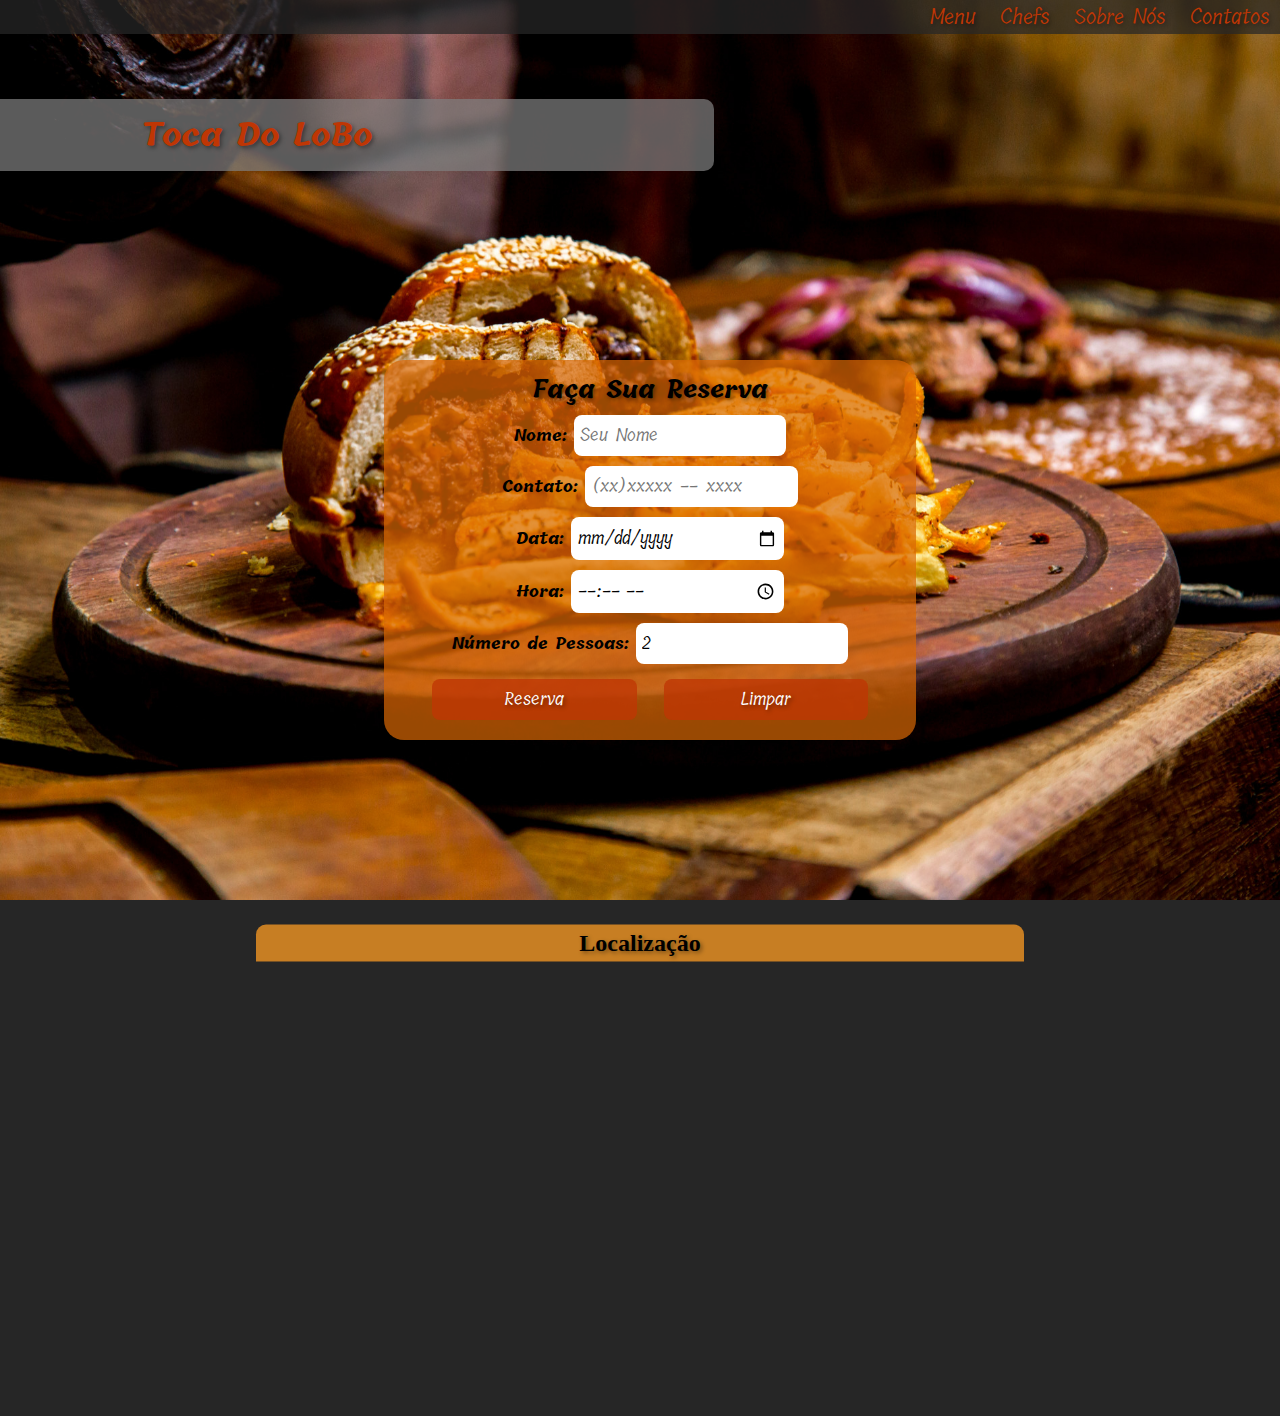
<file: index.html>
<!DOCTYPE html>
<html lang="pt-br">
<head>
    <meta charset="UTF-8">
    <meta name="viewport" content="width=device-width, initial-scale=1.0">
    <link rel="stylesheet" href="https://fonts.googleapis.com/css2?family=Material+Symbols+Outlined:opsz,wght,FILL,GRAD@20..48,100..700,0..1,-50..200&icon_names=menu" />
    <link rel="shortcut icon" href="imagem/lobo.png" type="image/x-icon">
    <title>Toca do LoBo</title>
    <link rel="stylesheet" href="estilo/style.css" media="all">
    <link rel="stylesheet" href="estilo/mediaquery.css">
</head>
<body onresize="mudaTamanho()">
    <header>
        <div id="menuham">
            <span class="material-symbols-outlined" onclick="clickMenu()">menu</span>
        </div>
        <nav id="menu">
            <a href="Menu.html">Menu</a>
            <a href="Chefes.html">Chefs</a>
            <a href="sobrenos.html">Sobre Nós</a>
            <a href="Contatos.html">Contatos</a>
        </nav>
    </header>
    <main>
        <div id="titulo">
            <h1>Toca Do LoBo</h1>
        </div>
        <div id="botaoreserva">
            <a href="reserva.html">Faça Sua Reserva</a>
        </div>
        <div id="formulario">
            <form action="reserva.php" method="post">
                <h2>Faça Sua Reserva</h2>
                <label for="inome"> Nome:
                    <input type="text" name="nome" id="inome" placeholder="Seu Nome" required autocomplete="name" maxlength="30" size="26">
                </label>
                <label for="inum"> Contato:
                    <input type="tel" name="numero" id="inum" placeholder="(xx)xxxxx -- xxxx" required autocomplete="tel" pattern= "^\(\d{2}\) \d{4,5}-\d{4}$">
                </label>
                <label for="idata"> Data:
                    <input type="date" name="" id="" required>
                </label>
                <label for="ihora"> Hora:
                    <input type="time" name="hora" id="ihora" required>
                </label>
                <label for="inum"> Número de Pessoas:
                    <input type="number" name="numero" id="inum" min="1" max="10" value="2" required>
                </label>

              <input class="botao" type="submit" value="Reserva">
              <input class="botao" type="reset" value="Limpar">
            </form>
        </div>
        <div id="mapa">
            <h2>Localização</h2>
            <iframe src="https://www.google.com/maps/embed?pb=!1m18!1m12!1m3!1d2416.187608627284!2d-73.98758987754744!3d40.74180762757385!2m3!1f0!2f0!3f0!3m2!1i1024!2i768!4f13.1!3m3!1m2!1s0x89c259a715fb5059%3A0xe5543b76e952fab3!2sUpland!5e1!3m2!1spt-BR!2sbr!4v1739376443886!5m2!1spt-BR!2sbr" width="600" height="450" style="border:0;" allowfullscreen="" loading="lazy" referrerpolicy="no-referrer-when-downgrade"></iframe>
        </div>
    </main>
    <script>
        function clickMenu() {
            if (menu.style.display == 'block') {
                menu.style.display = 'none'
            } else {
                menu.style.display = 'block'
            }
        }

        function mudaTamanho(){
            if (window.innerWidth >= 577) {
                menu.style.display = 'block'
            } else {
                menu.style.display = 'none'
            }
        }
    </script>
</body>
</html>
</file>
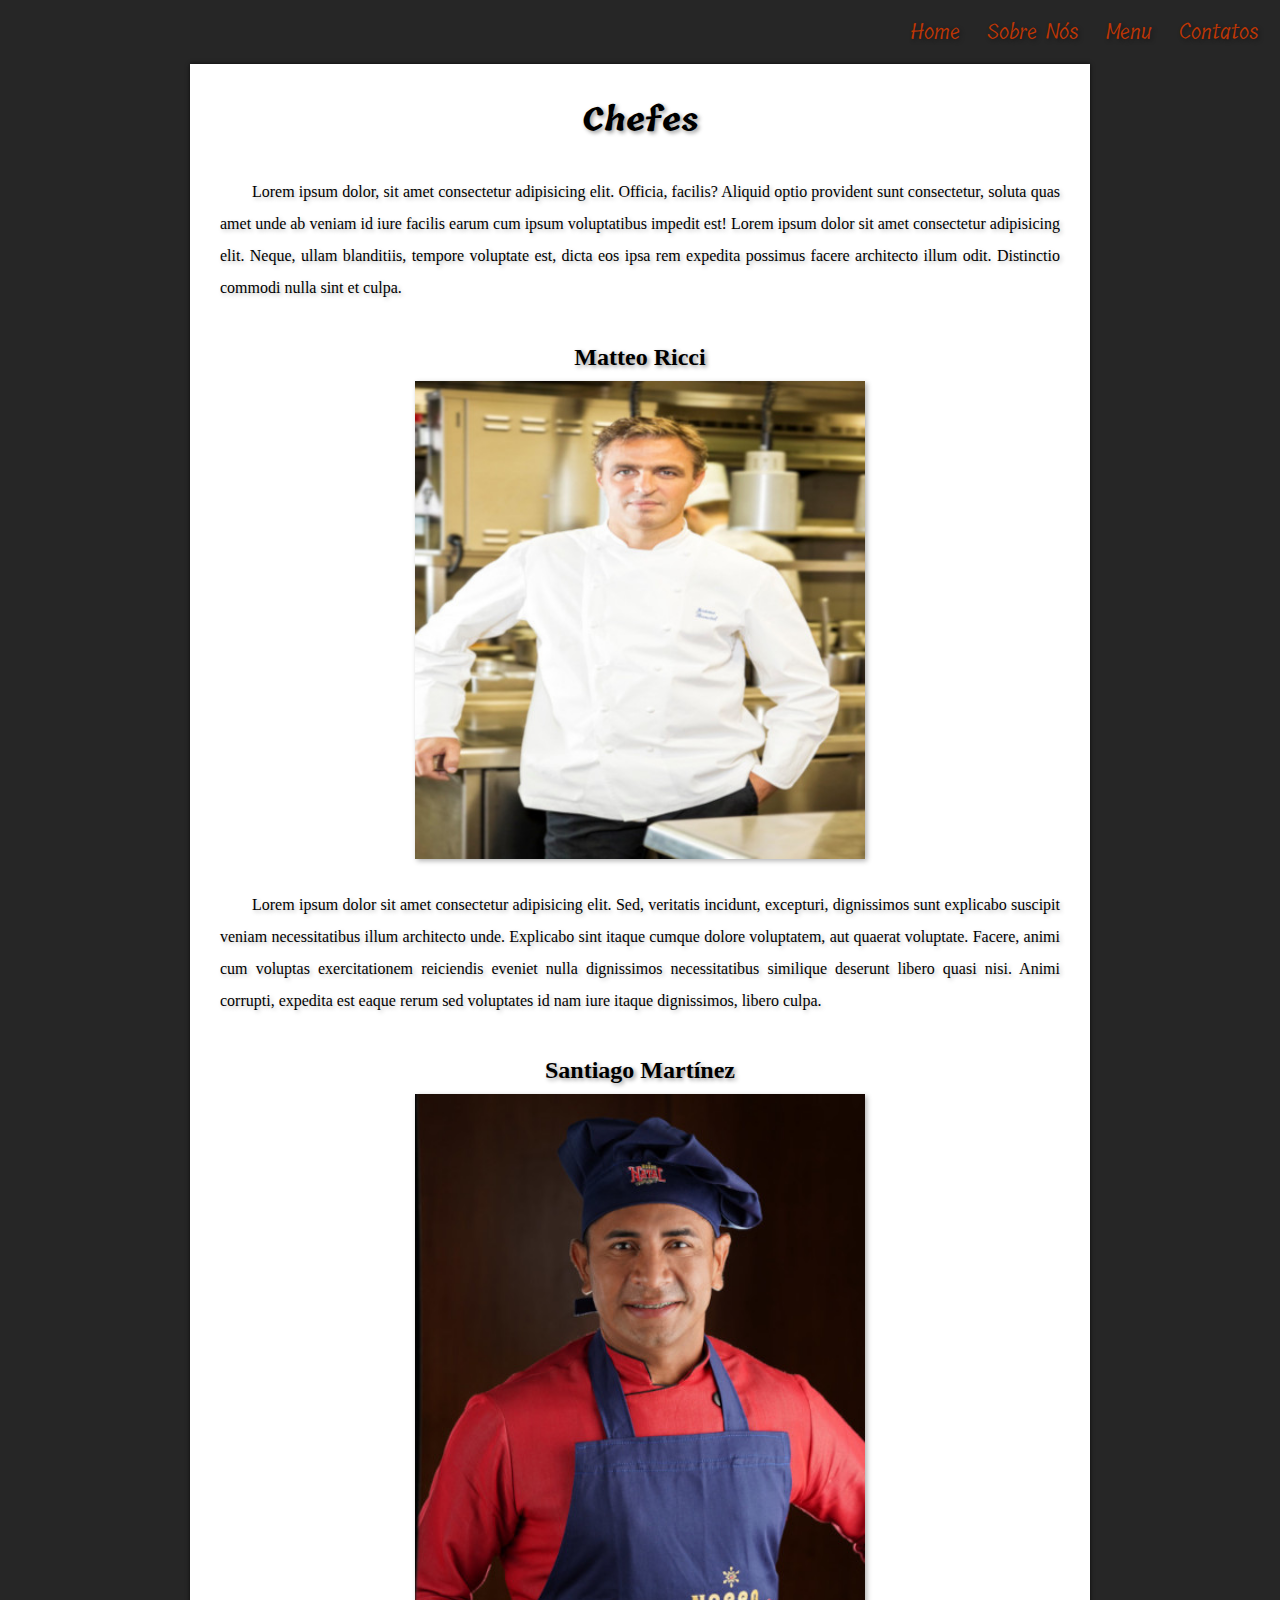
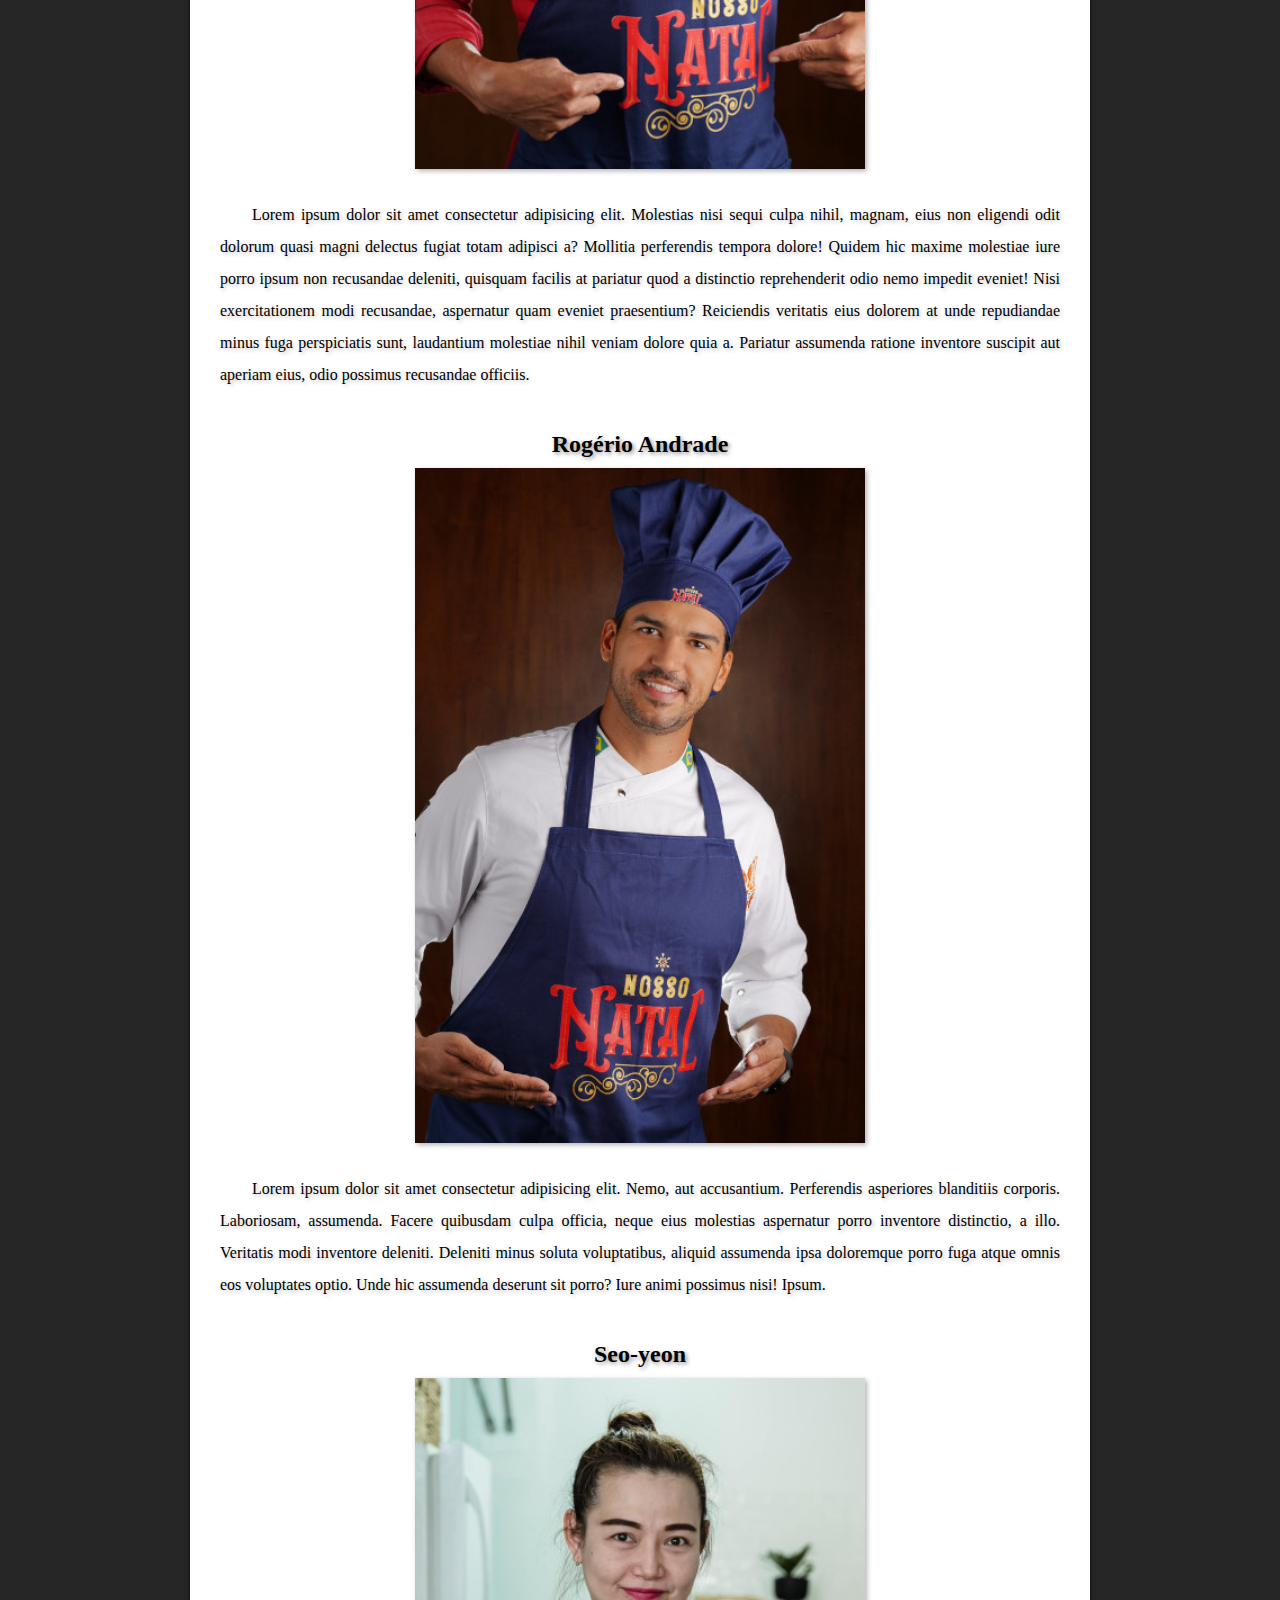
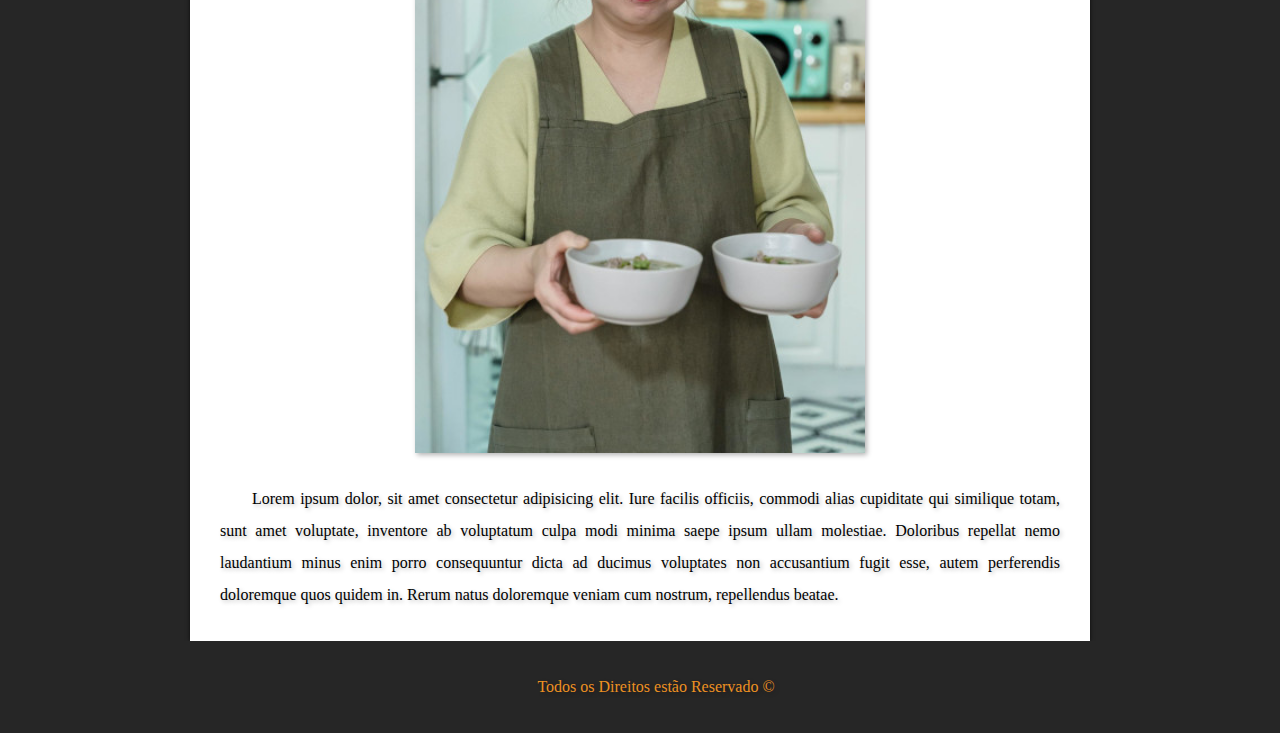
<file: Chefes.html>
<!DOCTYPE html>
<html lang="pt-br">
<head>
    <meta charset="UTF-8">
    <meta name="viewport" content="width=device-width, initial-scale=1.0">
    <link href="https://fonts.googleapis.com/css2?family=Material+Symbols+Outlined" rel="stylesheet"/>
    <title>Chefs</title>
    <link rel="shortcut icon" href="imagem/lobo.png" type="image/x-icon">
    <link rel="stylesheet" href="estilo/chefs.css" media="all">
</head>
<body onresize="mudouTamanho()">
    <header>
        <span id="menuham" class="material-symbols-outlined" onclick="clickMenu()">menu</span>
        <nav id="itens">
            <a href="index.html">Home</a>
            <a href="sobrenos.html">Sobre Nós</a>
            <a href="Menu.html">Menu</a>
            <a href="Contatos.html">Contatos</a>
        </nav>
    </header>
    <main>
        <section>
            <h1>Chefes</h1>
            <p>Lorem ipsum dolor, sit amet consectetur adipisicing elit. Officia, facilis? Aliquid optio provident sunt consectetur, soluta quas amet unde ab veniam id iure facilis earum cum ipsum voluptatibus impedit est! Lorem ipsum dolor sit amet consectetur adipisicing elit. Neque, ullam blanditiis, tempore voluptate est, dicta eos ipsa rem expedita possimus facere architecto illum odit. Distinctio commodi nulla sint et culpa.</p>
                <h2>Matteo Ricci</h2>
                    <picture>
                        <source media="(max-width:576px)" srcset="imagem/chefpequeno.jpg">
                        <img src="imagem/chef.jpg" alt="chefe de Cozinha">
                    </picture>
                <p>Lorem ipsum dolor sit amet consectetur adipisicing elit. Sed, veritatis incidunt, excepturi, dignissimos sunt explicabo suscipit veniam necessitatibus illum architecto unde. Explicabo sint itaque cumque dolore voluptatem, aut quaerat voluptate.
                Facere, animi cum voluptas exercitationem reiciendis eveniet nulla dignissimos necessitatibus similique deserunt libero quasi nisi. Animi corrupti, expedita est eaque rerum sed voluptates id nam iure itaque dignissimos, libero culpa.</p>
        </section>
        <section>
            <h2>Santiago Martínez</h2>
              <picture>
                  <source media="(max-width:576px)" srcset="imagem/chef01pequeno.jpg">
                  <img src="imagem/chef01.jpg" alt="Cozinheiro">
            </picture>
            <p>Lorem ipsum dolor sit amet consectetur adipisicing elit. Molestias nisi sequi culpa nihil, magnam, eius non eligendi odit dolorum quasi magni delectus fugiat totam adipisci a? Mollitia perferendis tempora dolore!
            Quidem hic maxime molestiae iure porro ipsum non recusandae deleniti, quisquam facilis at pariatur quod a distinctio reprehenderit odio nemo impedit eveniet! Nisi exercitationem modi recusandae, aspernatur quam eveniet praesentium?
            Reiciendis veritatis eius dolorem at unde repudiandae minus fuga perspiciatis sunt, laudantium molestiae nihil veniam dolore quia a. Pariatur assumenda ratione inventore suscipit aut aperiam eius, odio possimus recusandae officiis.</p>
        </section>
        <section>
            <h2>Rogério Andrade</h2>
                <picture>
                    <source media="(max-width:576px)" srcset="imagem/chef02pequeno.jpg">
                    <img src="imagem/chef02.jpg" alt="chefe de Cozinha">
                </picture>
            <p>Lorem ipsum dolor sit amet consectetur adipisicing elit. Nemo, aut accusantium. Perferendis asperiores blanditiis corporis. Laboriosam, assumenda. Facere quibusdam culpa officia, neque eius molestias aspernatur porro inventore distinctio, a illo.
            Veritatis modi inventore deleniti. Deleniti minus soluta voluptatibus, aliquid assumenda ipsa doloremque porro fuga atque omnis eos voluptates optio. Unde hic assumenda deserunt sit porro? Iure animi possimus nisi! Ipsum.</p>
        </section>
        <section>
            <h2>Seo-yeon</h2>
            <picture>
                <source media="(max-width:576px)" srcset="imagem/che04pequeno.jpg">
                <img src="imagem/che04.jpg" alt="chefe de Cozinha">
            </picture>
            <p>Lorem ipsum dolor, sit amet consectetur adipisicing elit. Iure facilis officiis, commodi alias cupiditate qui similique totam, sunt amet voluptate, inventore ab voluptatum culpa modi minima saepe ipsum ullam molestiae.
            Doloribus repellat nemo laudantium minus enim porro consequuntur dicta ad ducimus voluptates non accusantium fugit esse, autem perferendis doloremque quos quidem in. Rerum natus doloremque veniam cum nostrum, repellendus beatae.</p>
        </section>
    </main>
    <footer><p>Todos os Direitos estão Reservado &copy;</p></footer>
    <script>
        
         function mudouTamanho() {
           if (window.innerWidth >= 577) {
              itens.style.display = 'block'
           } else {
             itens.style.display = 'none'
           }
       }

        function clickMenu(){
            if (itens.style.display == 'block') {
                itens.style.display = 'none'
            } else{
                itens.style.display = 'block'
            }
        }
    </script>
</body>
</html>
</file>
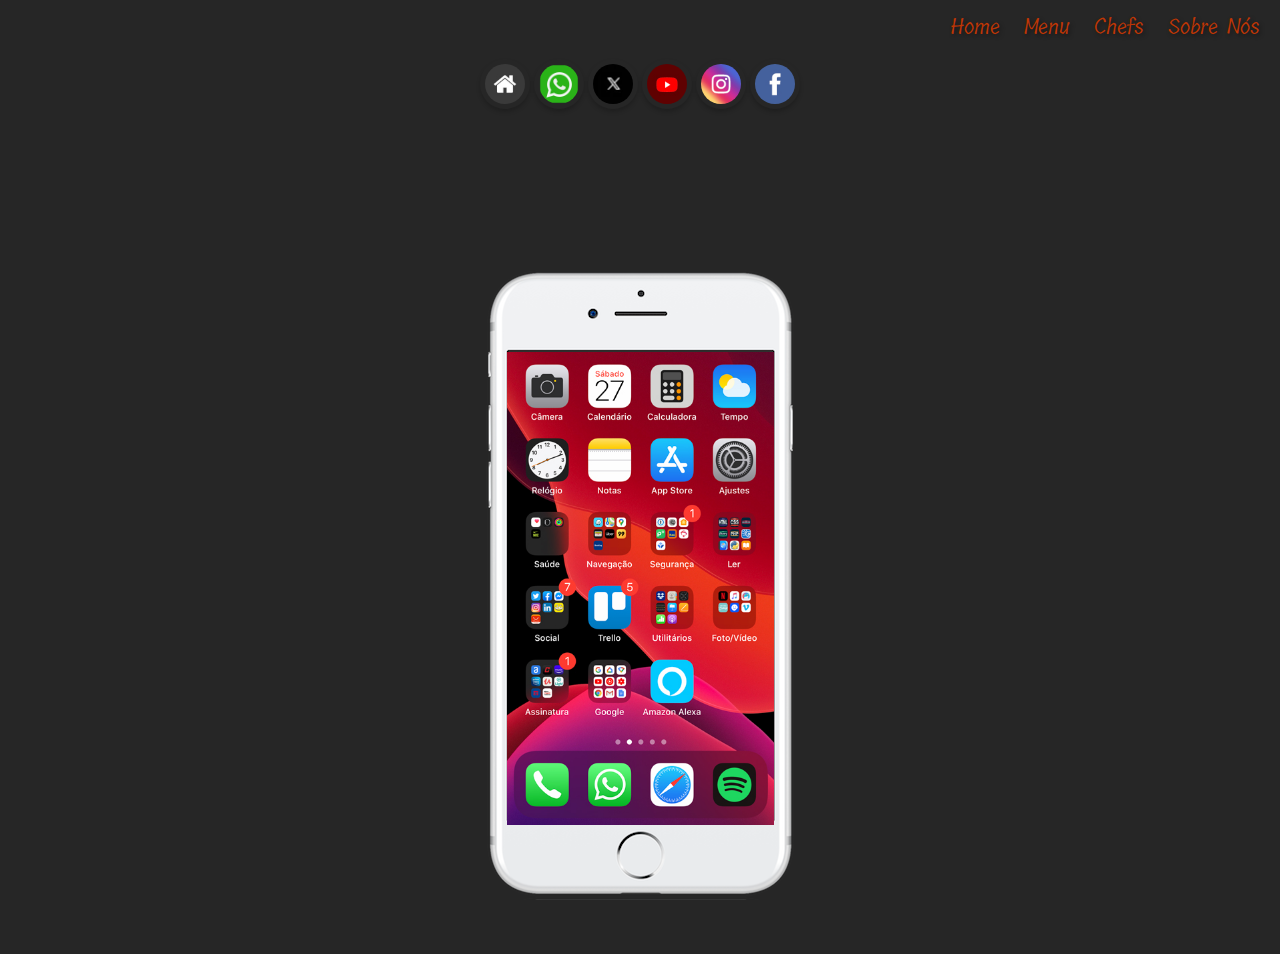
<file: Contatos.html>
<!DOCTYPE html>
<html lang="pt-br">
<head>
    <meta charset="UTF-8">
    <meta name="viewport" content="width=device-width, initial-scale=1.0">
    <link rel="stylesheet" href="https://fonts.googleapis.com/css2?family=Material+Symbols+Outlined:opsz,wght,FILL,GRAD@20..48,100..700,0..1,-50..200&icon_names=menu" />
    <title>Contatos</title>
    <link rel="stylesheet" href="estilo/contatos.css">
    <link rel="shortcut icon" href="imagem/lobo.png" type="image/x-icon">
</head>
<body onresize="mudouTamanho()">
    <header>
        <div id="menuham">
            <span class="material-symbols-outlined" onclick="clickMenu()">menu</span>
        </div>
            <nav  id="Menu" onclick="clickMenu()">
                <a href="index.html">Home</a>
                <a href="Menu.html">Menu</a>
                <a href="Chefes.html">Chefs</a>
                <a href="sobrenos.html">Sobre Nós</a>
            </nav>
                </header>
                <main>
            <div id="redesocial">
                 <a href="contatos/home.html" target="tela"><img src="imagem/logo-home.jpg" alt="logo do Home"></a>
                 <a href="contatos/whatsapp.html" target="tela"><img src="imagem/logo-do-whatsApp.png" alt="logo do WhatsApp"></a>
                 <a href="contatos/twitter.html" target="tela"><img src="imagem/logo-xp.webp" alt="logo do twitter/X"></a>
                 <a href="contatos/youtube.html" target="tela"><img src="imagem/logo-youtube.jpg" alt="logo do Youtube"></a>
                 <a href="contatos/instagram.html" target="tela"><img src="imagem/logo-instagram.jpg" alt="logo do Instagram"></a>
                 <a href="contatos/facebook.html" target="tela"><img src="imagem/logo-facebook.jpg" alt="logo do Facebook"></a>
            </div>
        </div>
        <section id="telefone">
            <iframe src="contatos/home.html" name="tela" id="tela" frameborder="0"></iframe>
        </section>
    </main>
    <script>
        
        function clickMenu() {
            if (Menu.style.display == "block") {
                Menu.style.display = "none"
            } else{
                Menu.style.display = "block"
            }
        }
    </script>
</body>
</html>
</file>
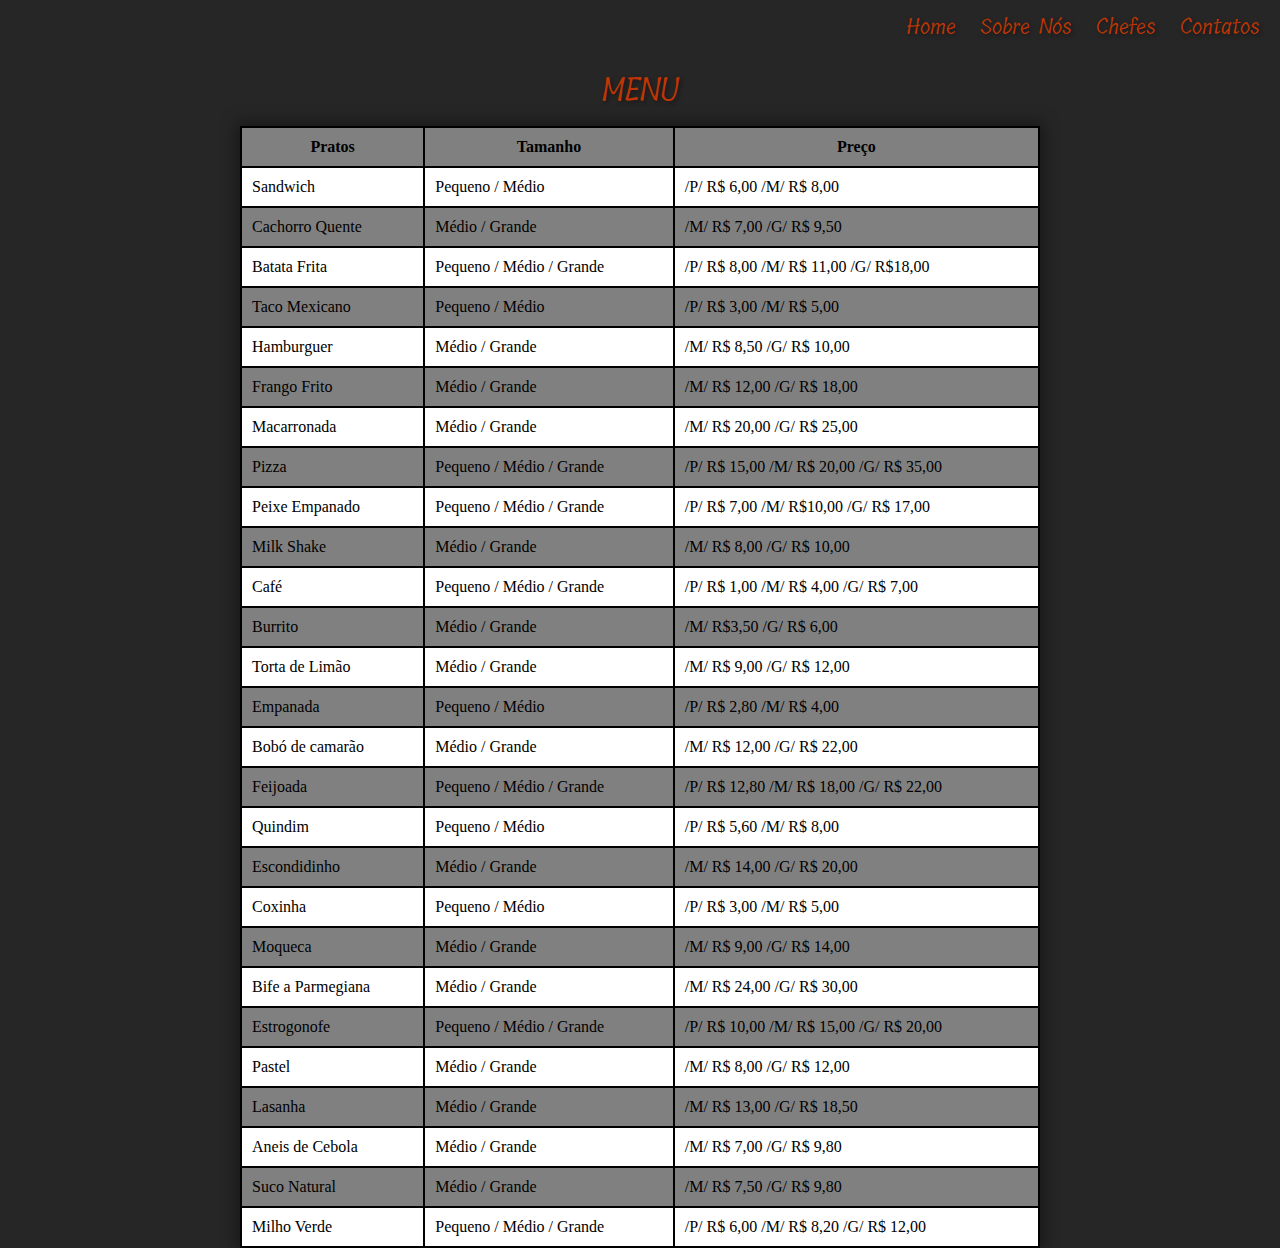
<file: Menu.html>
<!DOCTYPE html>
<html lang="pt-br">
<head>
    <meta charset="UTF-8">
    <meta name="viewport" content="width=device-width, initial-scale=1.0">
    <link href="https://fonts.googleapis.com/css2?family=Material+Symbols+Outlined" rel="stylesheet" />
    <title>Menu</title>
    <link rel="stylesheet" href="estilo/menu.css" media="all">
    <link rel="shortcut icon" href="imagem/lobo.png" type="image/x-icon">
</head>
<body onresize="mudouTamanho() ">
    <header>
        <span id="menuham" class="material-symbols-outlined" onclick="clickMenu()">menu</span>
         <nav id="itens">
            <a href="index.html">Home</a>
            <a href="sobrenos.html">Sobre Nós</a>
            <a href="Chefes.html">Chefes</a>
            <a href="Contatos.html">Contatos</a>
         </nav>
    </header>
    <main>
        <div id="conteiner">
            <h1>MENU</h1>
                <table>
                    <thead>
                        <th>Pratos</th>
                        <th>Tamanho</th>
                        <th>Preço</th>
                    </thead>
                    <tbody>
                        <tr>
                            <td>Sandwich</td>
                            <td>Pequeno / Médio</td>
                            <td>/P/ R$ 6,00 /M/ R$ 8,00</td>
                        </tr>
                        <tr>
                            <td>Cachorro Quente</td>
                            <td>Médio / Grande</td>
                            <td>/M/ R$ 7,00 /G/ R$ 9,50</td>
                        </tr>
                        <tr>
                            <td>Batata Frita</td>
                            <td>Pequeno / Médio / Grande</td>
                            <td>/P/ R$ 8,00 /M/ R$ 11,00 /G/ R$18,00</td>
                        </tr>
                        <tr>
                            <td>Taco Mexicano</td>
                            <td>Pequeno / Médio</td>
                            <td>/P/ R$ 3,00 /M/ R$ 5,00</td>
                        </tr>
                        <tr>
                            <td>Hamburguer</td>
                            <td>Médio / Grande</td>
                            <td>/M/ R$ 8,50 /G/ R$ 10,00</td>
                        </tr>
                        <tr>
                            <td>Frango Frito</td>
                            <td>Médio / Grande</td>
                            <td>/M/ R$ 12,00 /G/ R$ 18,00</td>
                        </tr>
                        <tr>
                            <td>Macarronada</td>
                            <td>Médio / Grande</td>
                            <td>/M/ R$ 20,00 /G/ R$ 25,00</td>
                        </tr>
                        <tr>
                            <td>Pizza</td>
                            <td>Pequeno / Médio / Grande</td>
                            <td>/P/ R$ 15,00 /M/ R$ 20,00 /G/ R$ 35,00</td>
                        </tr>
                        <tr>
                            <td>Peixe Empanado</td>
                            <td>Pequeno / Médio / Grande</td>
                            <td>/P/ R$ 7,00 /M/ R$10,00 /G/ R$ 17,00</td>
                        </tr>
                        <tr>
                            <td>Milk Shake</td>
                            <td>Médio / Grande</td>
                            <td>/M/ R$ 8,00 /G/ R$ 10,00</td>
                        </tr>
                        <tr>
                            <td>Café</td>
                            <td>Pequeno / Médio / Grande</td>
                            <td>/P/ R$ 1,00 /M/ R$ 4,00 /G/ R$ 7,00</td>
                        </tr>
                        <tr>
                            <td>Burrito</td>
                            <td>Médio / Grande</td>
                            <td>/M/ R$3,50 /G/ R$ 6,00</td>
                        </tr>
                        <tr>
                             <td>Torta de Limão</td>
                             <td>Médio / Grande</td>
                             <td>/M/ R$ 9,00 /G/ R$ 12,00</td>
                       </tr>
                       <tr>
                            <td>Empanada</td>
                            <td>Pequeno / Médio</td>
                            <td>/P/ R$ 2,80 /M/ R$ 4,00</td>
                       </tr>
                       <tr>
                            <td>Bobó de camarão</td>
                            <td>Médio / Grande</td>
                            <td>/M/ R$ 12,00 /G/ R$ 22,00</td>
                       </tr>
                       <tr>
                            <td>Feijoada</td>
                            <td>Pequeno / Médio / Grande</td>
                            <td>/P/ R$ 12,80 /M/ R$ 18,00 /G/ R$ 22,00</td>
                       </tr>
                       <tr>
                            <td>Quindim</td>
                            <td>Pequeno / Médio</td>
                            <td>/P/ R$ 5,60 /M/ R$ 8,00</td>
                       </tr>
                       <tr>
                            <td>Escondidinho</td>
                            <td>Médio / Grande</td>
                            <td>/M/ R$ 14,00 /G/ R$ 20,00</td>
                       </tr>
                       <tr>
                            <td>Coxinha</td>
                            <td>Pequeno / Médio</td>
                            <td>/P/ R$ 3,00 /M/ R$ 5,00</td>
                       </tr>
                       <tr>
                            <td>Moqueca</td>
                            <td>Médio / Grande</td>
                            <td>/M/ R$ 9,00 /G/ R$ 14,00</td>
                       </tr>
                       <tr>
                            <td>Bife a Parmegiana</td>
                            <td>Médio / Grande</td>
                            <td>/M/ R$ 24,00 /G/ R$ 30,00</td>
                       </tr>
                       <tr>
                            <td>Estrogonofe</td>
                            <td>Pequeno / Médio / Grande</td>
                            <td>/P/ R$ 10,00 /M/ R$ 15,00 /G/ R$ 20,00</td>
                       </tr>
                       <tr>
                            <td>Pastel</td>
                            <td>Médio / Grande</td>
                            <td>/M/ R$ 8,00 /G/ R$ 12,00</td>
                       </tr>
                       <tr>
                            <td>Lasanha</td>
                            <td>Médio / Grande</td>
                            <td>/M/ R$ 13,00 /G/ R$ 18,50</td>
                       </tr>
                       <tr>
                            <td>Aneis de Cebola</td>
                            <td>Médio / Grande</td>
                            <td>/M/ R$ 7,00 /G/ R$ 9,80</td>
                       </tr>
                       <tr>
                            <td>Suco Natural</td>
                            <td>Médio / Grande</td>
                            <td>/M/ R$ 7,50 /G/ R$ 9,80</td>
                        </tr>
                        <tr>
                            <td>Milho Verde</td>
                            <td>Pequeno / Médio / Grande</td>
                            <td>/P/ R$ 6,00 /M/ R$ 8,20 /G/ R$ 12,00</td>
                        </tr>
                    </tbody>
                </table>
        </div>
    </main>
        <script>
           function clickMenu() {
                  if (itens.style.display == 'block') {
                     itens.style.display = 'none'
                  } else {
                itens.style.display ='block'
                  }
               }

            function mudouTamanho() {
                 if (window.innerWidth >= 577) {
                     itens.style.display = 'block'
                 } else {
               itens.style.display = 'none'
                  }
                }
       </script>
</body>
</html>
</file>
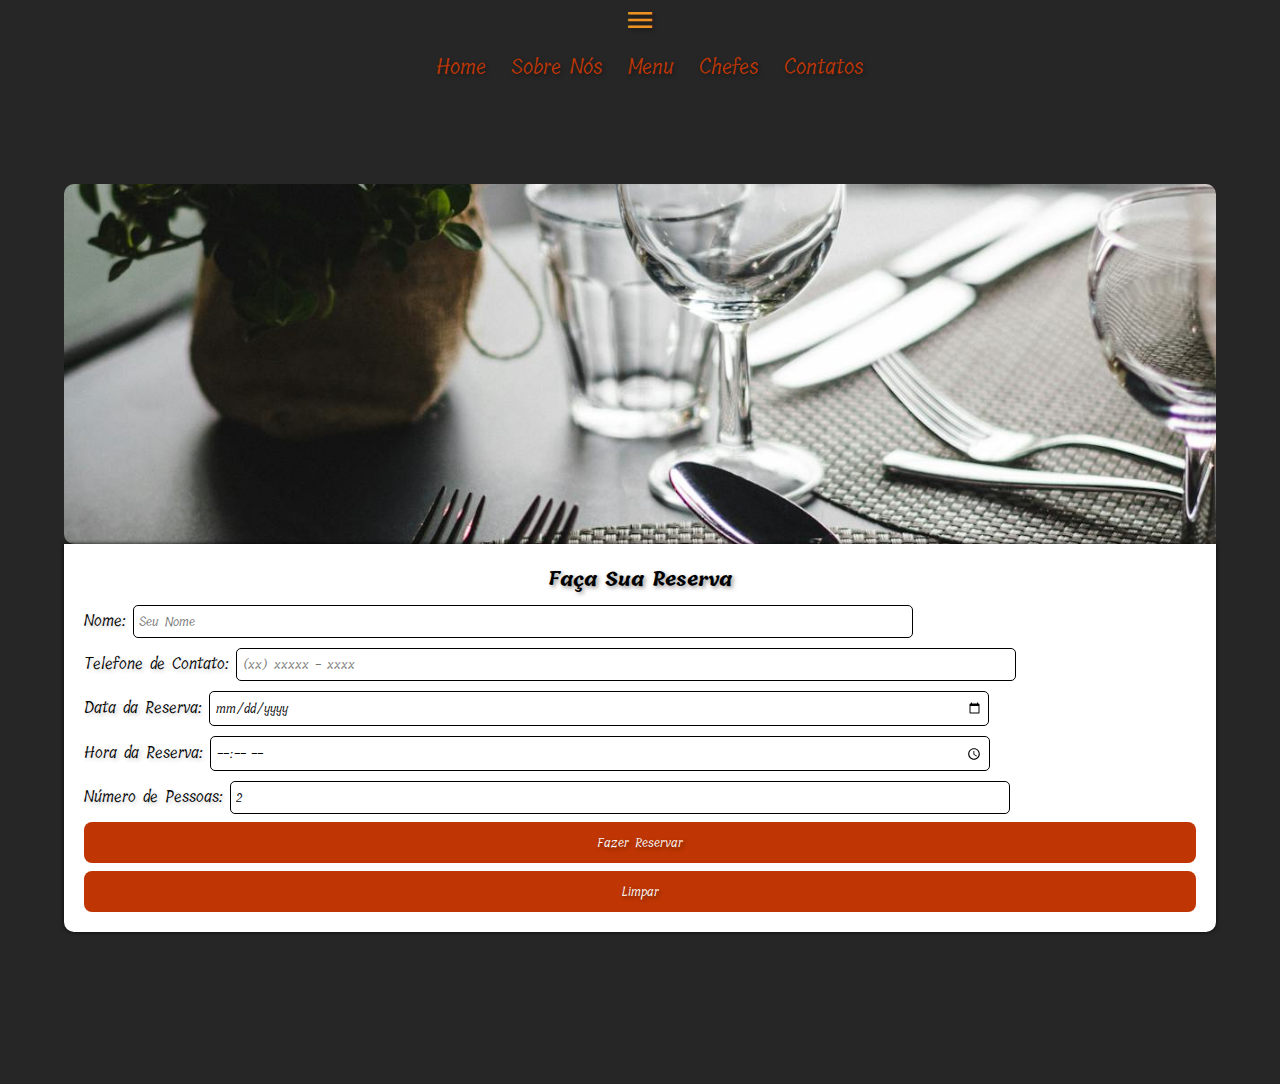
<file: reserva.html>
<!DOCTYPE html>
<html lang="pt-br">
<head>
    <meta charset="UTF-8">
    <meta name="viewport" content="width=device-width, initial-scale=1.0">
    <link href="https://fonts.googleapis.com/css2?family=Material+Symbols+Outlined" rel="stylesheet"/>
    <title>Reserva</title>
    <link rel="stylesheet" href="estilo/reserva.css">
</head>
<body>
    <header>
        <span id="menuham" class="material-symbols-outlined" onclick="clickMenu()">menu</span>
        <nav id="itens">
            <a href="index.html">Home</a>
            <a href="sobrenos.html">Sobre Nós</a>
            <a href="Menu.html">Menu</a>
            <a href="Chefes.html">Chefes</a>
            <a href="Contatos.html">Contatos</a>
        </nav>
    </header>
    <main>
        <section id="login">
            <div id="Imagem"></div>
            <div id="formulario">
               <form action="reserva.php" method="post">
                  <h3>Faça Sua Reserva</h3>
                    <div>
                        <label for="inome"> Nome:
                            <input type="text" name="nome" id="inome" required autocomplete="name" maxlength="30" minlength="4" size="30" placeholder="Seu Nome">
                        </label>
                    </div>

                    <div>
                        <label for="itelefone"> Telefone de Contato:
                            <input type="tel" name="telefone" id="itelefone" required autocomplete="tel-area-code" placeholder="(xx) xxxxx - xxxx" pattern= "^\(\d{2}\)\d{4,5}-\d{4}$">
                        </label>
                    </div>

                    <div>
                        <label for="idata"> Data da Reserva:
                            <input type="date" name="data" id="idata" required>
                        </label>
                    </div>

                    <div>
                        <label for="ihora"> Hora da Reserva:
                            <input type="time" name="hora" id="ihora" required>
                        </label>
                    </div>

                    <div>
                        <label for="inumero"> Número de Pessoas:
                            <input type="number" name="numero" id="inumero" required min="1" max="10" value="2">
                        </label>
                    </div>

                    <input type="submit" class="botao" value="Fazer Reservar">
                    <input type="reset" class="botao" value="Limpar">
               </form>
            </div>
        </section>
    </main>
    <script>
        function clickMenu() {
            if (itens.style.display == 'block') {
                itens.style.display = 'none'
            } else {
                itens.style.display = 'block'
            }
        }
    </script>
</body>
</html>
</file>
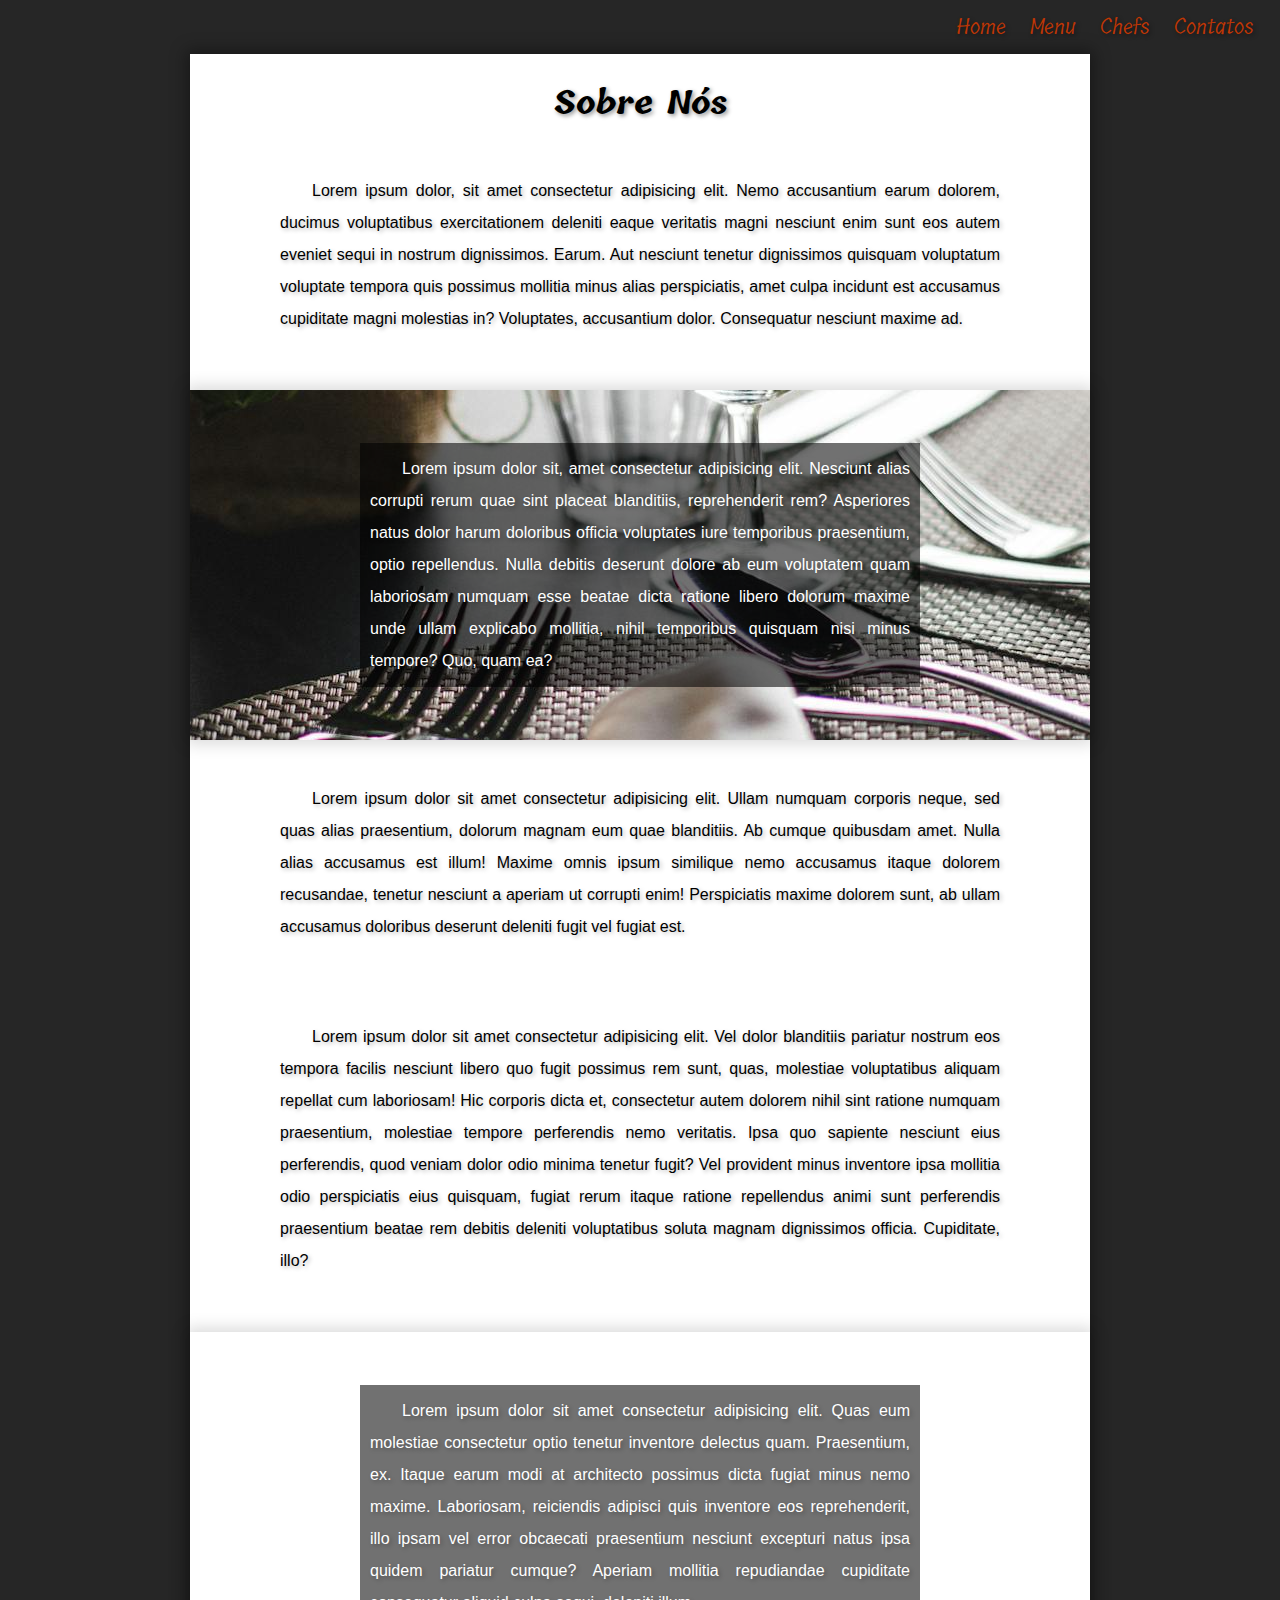
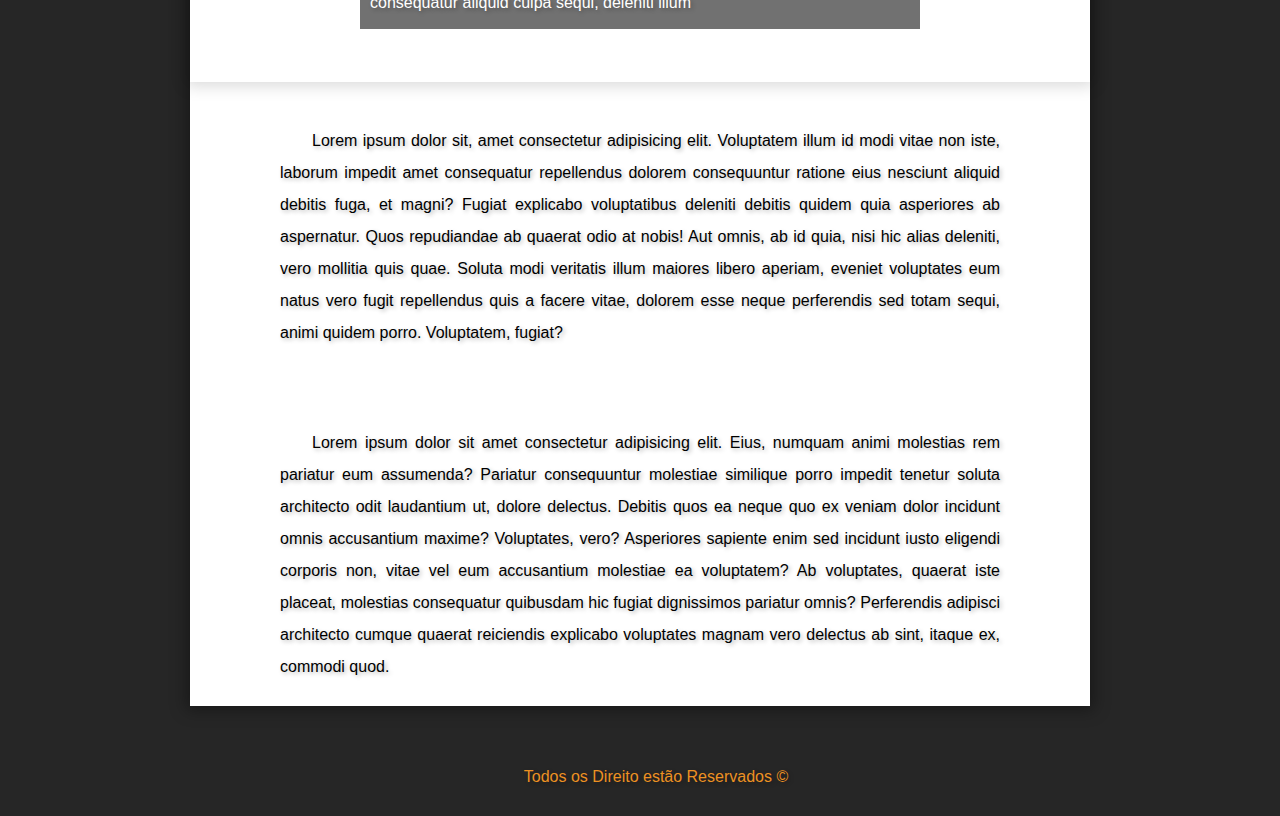
<file: sobrenos.html>
<!DOCTYPE html>
<html lang="pt-br">
<head>
   <meta charset="UTF-8">
   <meta name="viewport" content="width=device-width, initial-scale=1.0">
   <link rel="stylesheet" href="https://fonts.googleapis.com/css2?family=Material+Symbols+Outlined:opsz,wght,FILL,GRAD@20..48,100..700,0..1,-50..200&icon_names=menu" />
   <title>Sobre Nós</title>
   <link rel="shortcut icon" href="imagem/lobo.png" type="image/x-icon">
   <link rel="stylesheet" href="estilo/sobrenos.css" media="all">
</head>
<body onresize="mudaTamanho()">
   <header>
         <span id="menuham" class="material-symbols-outlined" onclick="clickMenu()">menu</span>
      <nav id="itens">
         <a href="index.html">Home</a>
         <a href="Menu.html">Menu</a>
         <a href="Chefes.html">Chefs</a>
         <a href="Contatos.html">Contatos</a>
      </nav>
   </header>
   <main>
         <section>
            <h1>Sobre Nós</h1>
            <p>Lorem ipsum dolor, sit amet consectetur adipisicing elit. Nemo accusantium earum dolorem, ducimus voluptatibus exercitationem deleniti eaque veritatis magni nesciunt enim sunt eos autem eveniet sequi in nostrum dignissimos. Earum.
            Aut nesciunt tenetur dignissimos quisquam voluptatum voluptate tempora quis possimus mollitia minus alias perspiciatis, amet culpa incidunt est accusamus cupiditate magni molestias in? Voluptates, accusantium dolor. Consequatur nesciunt maxime ad.</p>
         </section>
         <section id="fundo1" class="imgfundo">
            <p>Lorem ipsum dolor sit, amet consectetur adipisicing elit. Nesciunt alias corrupti rerum quae sint placeat blanditiis, reprehenderit rem? Asperiores natus dolor harum doloribus officia voluptates iure temporibus praesentium, optio repellendus.
            Nulla debitis deserunt dolore ab eum voluptatem quam laboriosam numquam esse beatae dicta ratione libero dolorum maxime unde ullam explicabo mollitia, nihil temporibus quisquam nisi minus tempore? Quo, quam ea?
            </p>
         </section>
         <section>
            <p>Lorem ipsum dolor sit amet consectetur adipisicing elit. Ullam numquam corporis neque, sed quas alias praesentium, dolorum magnam eum quae blanditiis. Ab cumque quibusdam amet. Nulla alias accusamus est illum!
            Maxime omnis ipsum similique nemo accusamus itaque dolorem recusandae, tenetur nesciunt a aperiam ut corrupti enim! Perspiciatis maxime dolorem sunt, ab ullam accusamus doloribus deserunt deleniti fugit vel fugiat est.</p>
         </section>
         <section>
            <p>Lorem ipsum dolor sit amet consectetur adipisicing elit. Vel dolor blanditiis pariatur nostrum eos tempora facilis nesciunt libero quo fugit possimus rem sunt, quas, molestiae voluptatibus aliquam repellat cum laboriosam!
            Hic corporis dicta et, consectetur autem dolorem nihil sint ratione numquam praesentium, molestiae tempore perferendis nemo veritatis. Ipsa quo sapiente nesciunt eius perferendis, quod veniam dolor odio minima tenetur fugit?
            Vel provident minus inventore ipsa mollitia odio perspiciatis eius quisquam, fugiat rerum itaque ratione repellendus animi sunt perferendis praesentium beatae rem debitis deleniti voluptatibus soluta magnam dignissimos officia. Cupiditate, illo?</p>
         </section>
        <section id="fundo2" class="imgfundo">
           <p>Lorem ipsum dolor sit amet consectetur adipisicing elit. Quas eum molestiae consectetur optio tenetur inventore delectus quam. Praesentium, ex. Itaque earum modi at architecto possimus dicta fugiat minus nemo maxime.
           Laboriosam, reiciendis adipisci quis inventore eos reprehenderit, illo ipsam vel error obcaecati praesentium nesciunt excepturi natus ipsa quidem pariatur cumque? Aperiam mollitia repudiandae cupiditate consequatur aliquid culpa sequi, deleniti illum</p>
        </section>
        <section>
           <p>Lorem ipsum dolor sit, amet consectetur adipisicing elit. Voluptatem illum id modi vitae non iste, laborum impedit amet consequatur repellendus dolorem consequuntur ratione eius nesciunt aliquid debitis fuga, et magni?
           Fugiat explicabo voluptatibus deleniti debitis quidem quia asperiores ab aspernatur. Quos repudiandae ab quaerat odio at nobis! Aut omnis, ab id quia, nisi hic alias deleniti, vero mollitia quis quae.
           Soluta modi veritatis illum maiores libero aperiam, eveniet voluptates eum natus vero fugit repellendus quis a facere vitae, dolorem esse neque perferendis sed totam sequi, animi quidem porro. Voluptatem, fugiat?</p>
           <p>Lorem ipsum dolor sit amet consectetur adipisicing elit. Eius, numquam animi molestias rem pariatur eum assumenda? Pariatur consequuntur molestiae similique porro impedit tenetur soluta architecto odit laudantium ut, dolore delectus.
           Debitis quos ea neque quo ex veniam dolor incidunt omnis accusantium maxime? Voluptates, vero? Asperiores sapiente enim sed incidunt iusto eligendi corporis non, vitae vel eum accusantium molestiae ea voluptatem?
           Ab voluptates, quaerat iste placeat, molestias consequatur quibusdam hic fugiat dignissimos pariatur omnis? Perferendis adipisci architecto cumque quaerat reiciendis explicabo voluptates magnam vero delectus ab sint, itaque ex, commodi quod.</p>
        </section>
   </main>
   <footer>
      <p>Todos os Direito estão Reservados ©</p></footer>
      <script>
         function clickMenu() {
            if (itens.style.display == 'block') {
               itens.style.display = 'none'
            } else {
               itens.style.display = 'block'
            }
         }
         
         function mudaTamanho() {
            if (window.innerWidth >=577) {
               itens.style.display = 'block'
            } else {
               itens.style.display = 'none'
            }
         }
      </script>
</body>
</html>
</file>
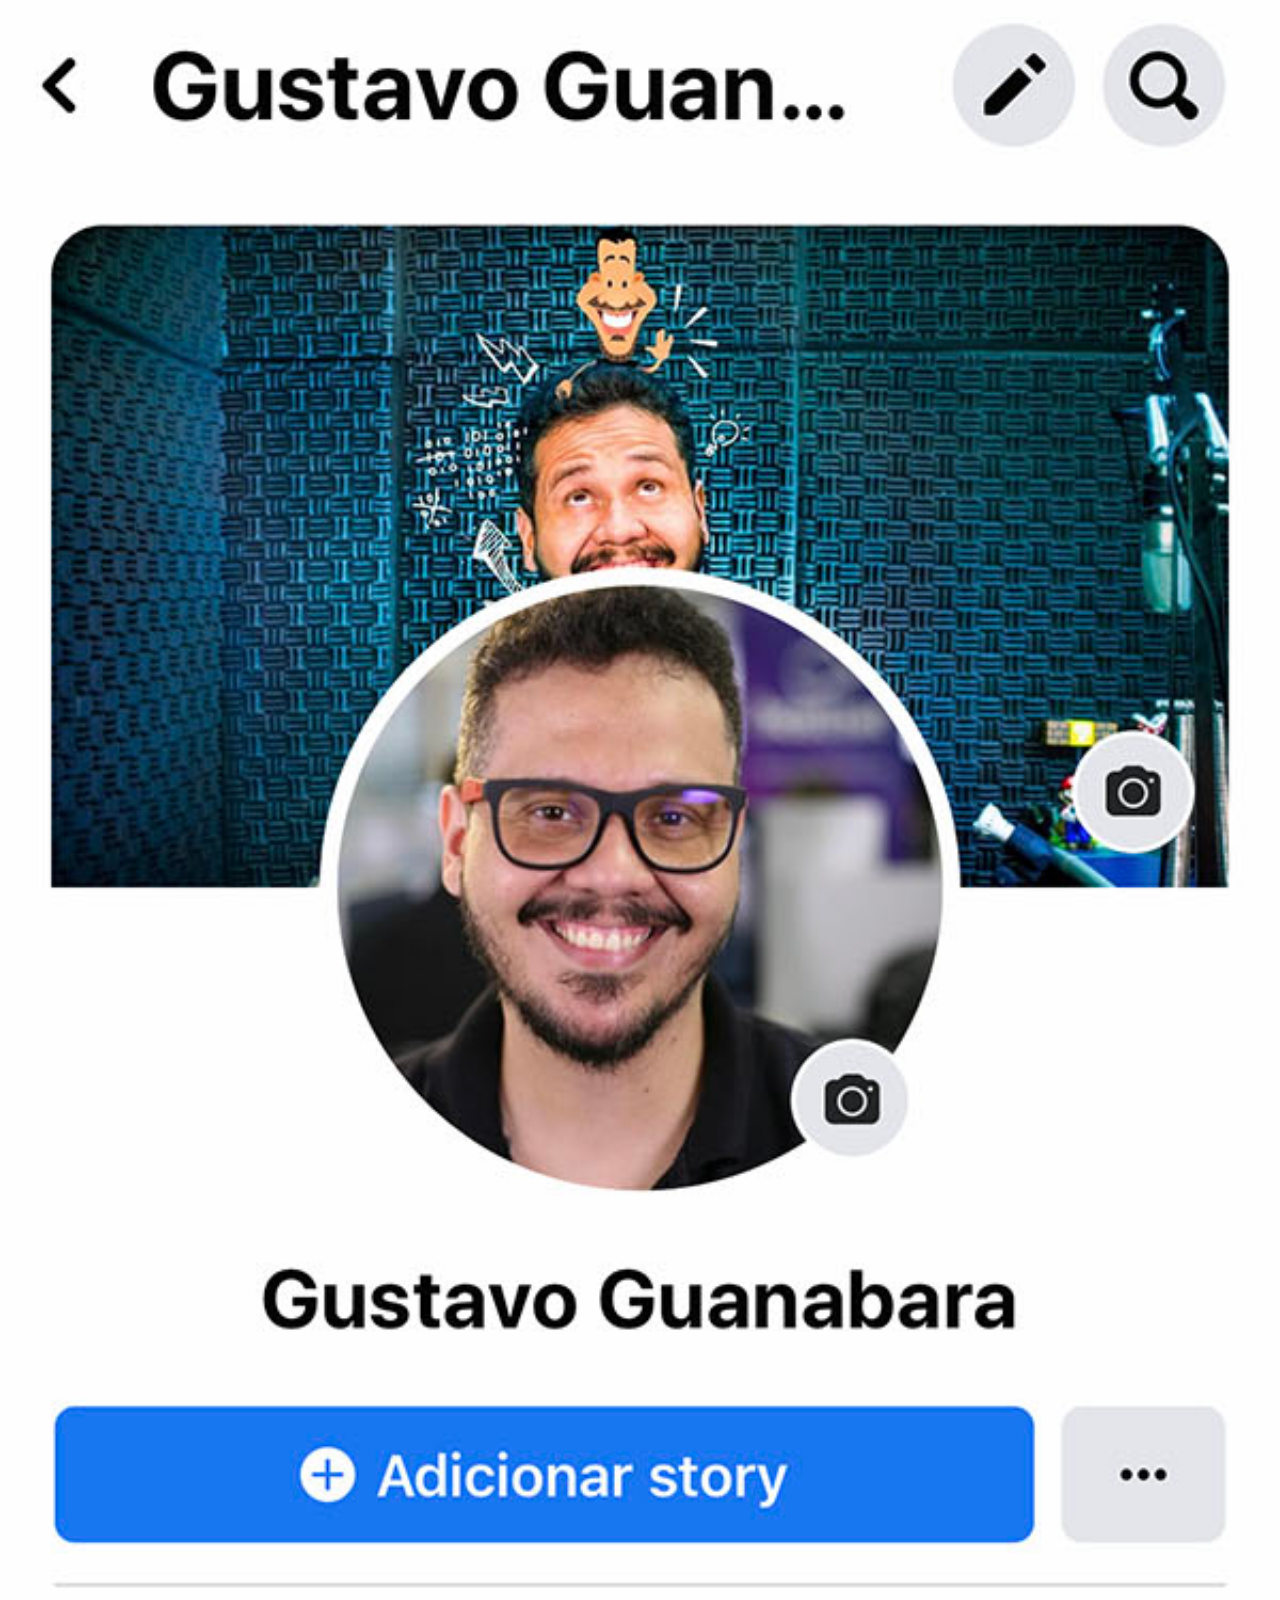
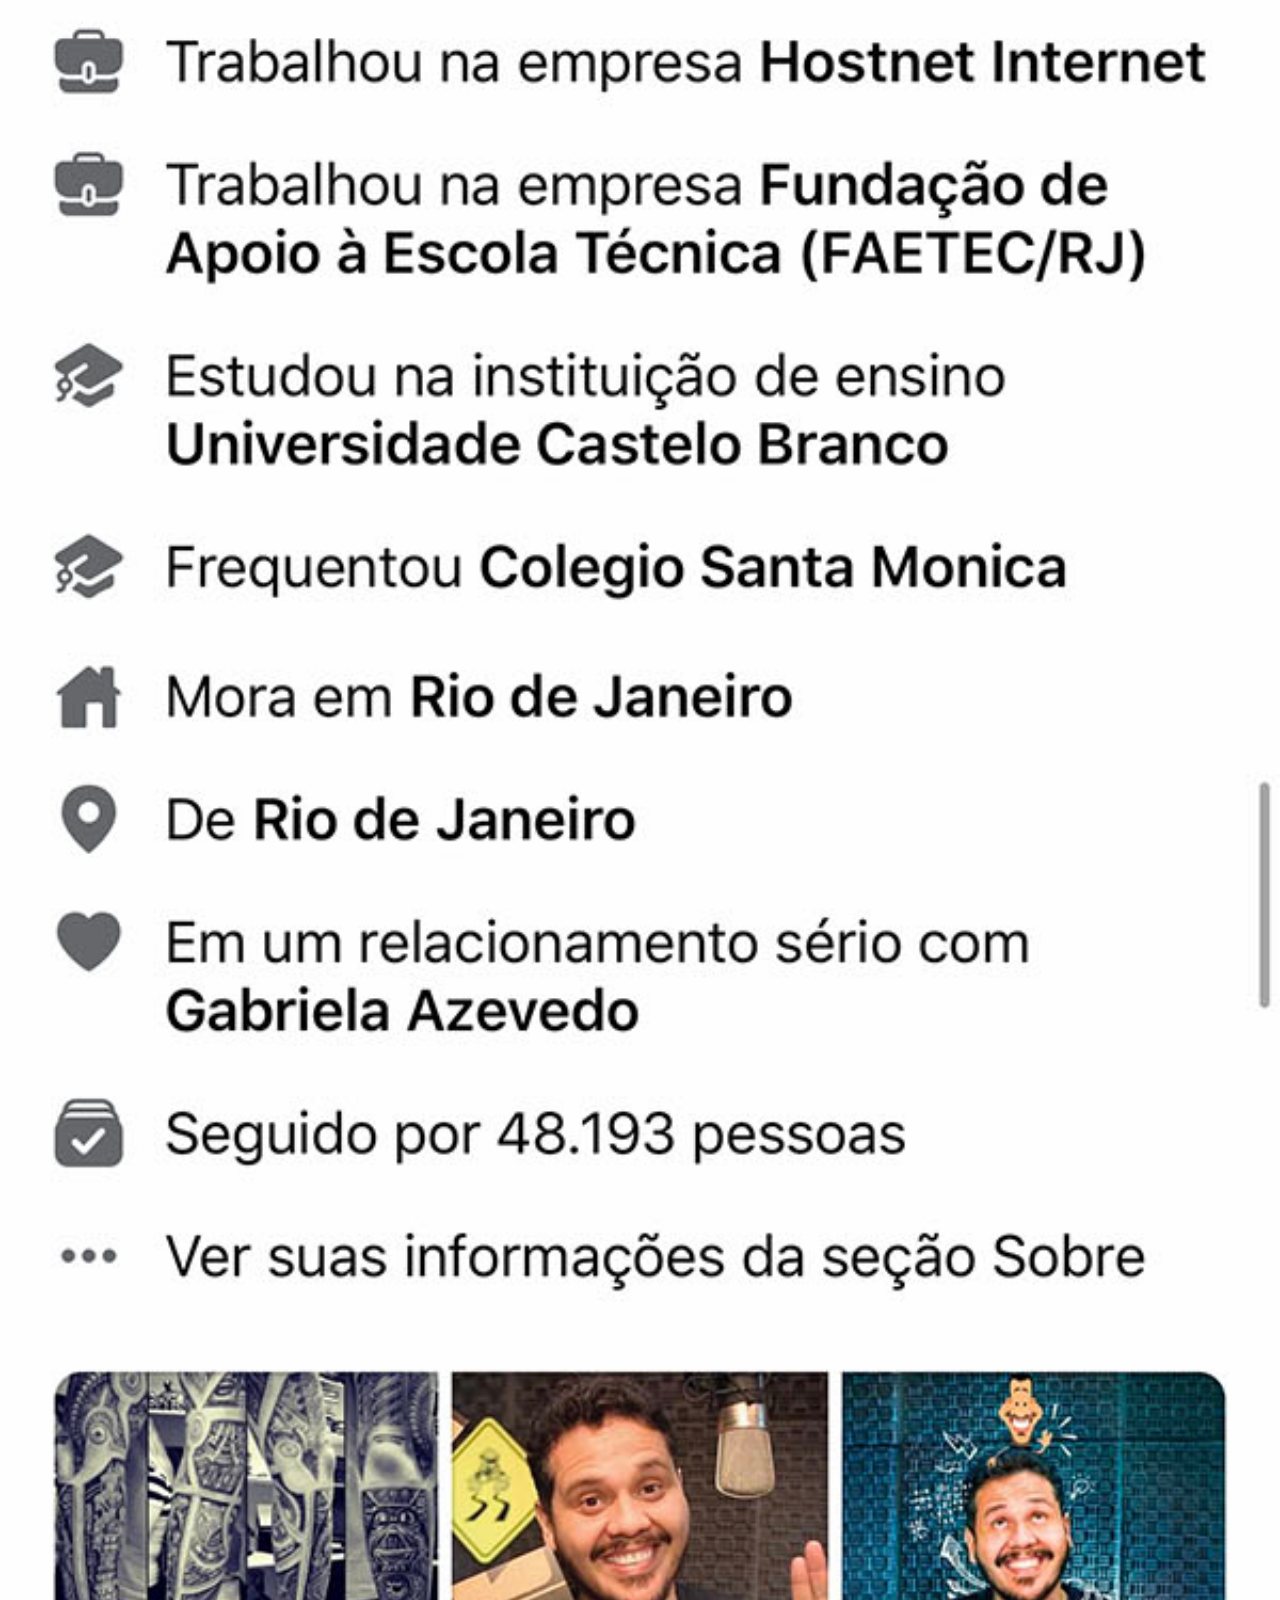
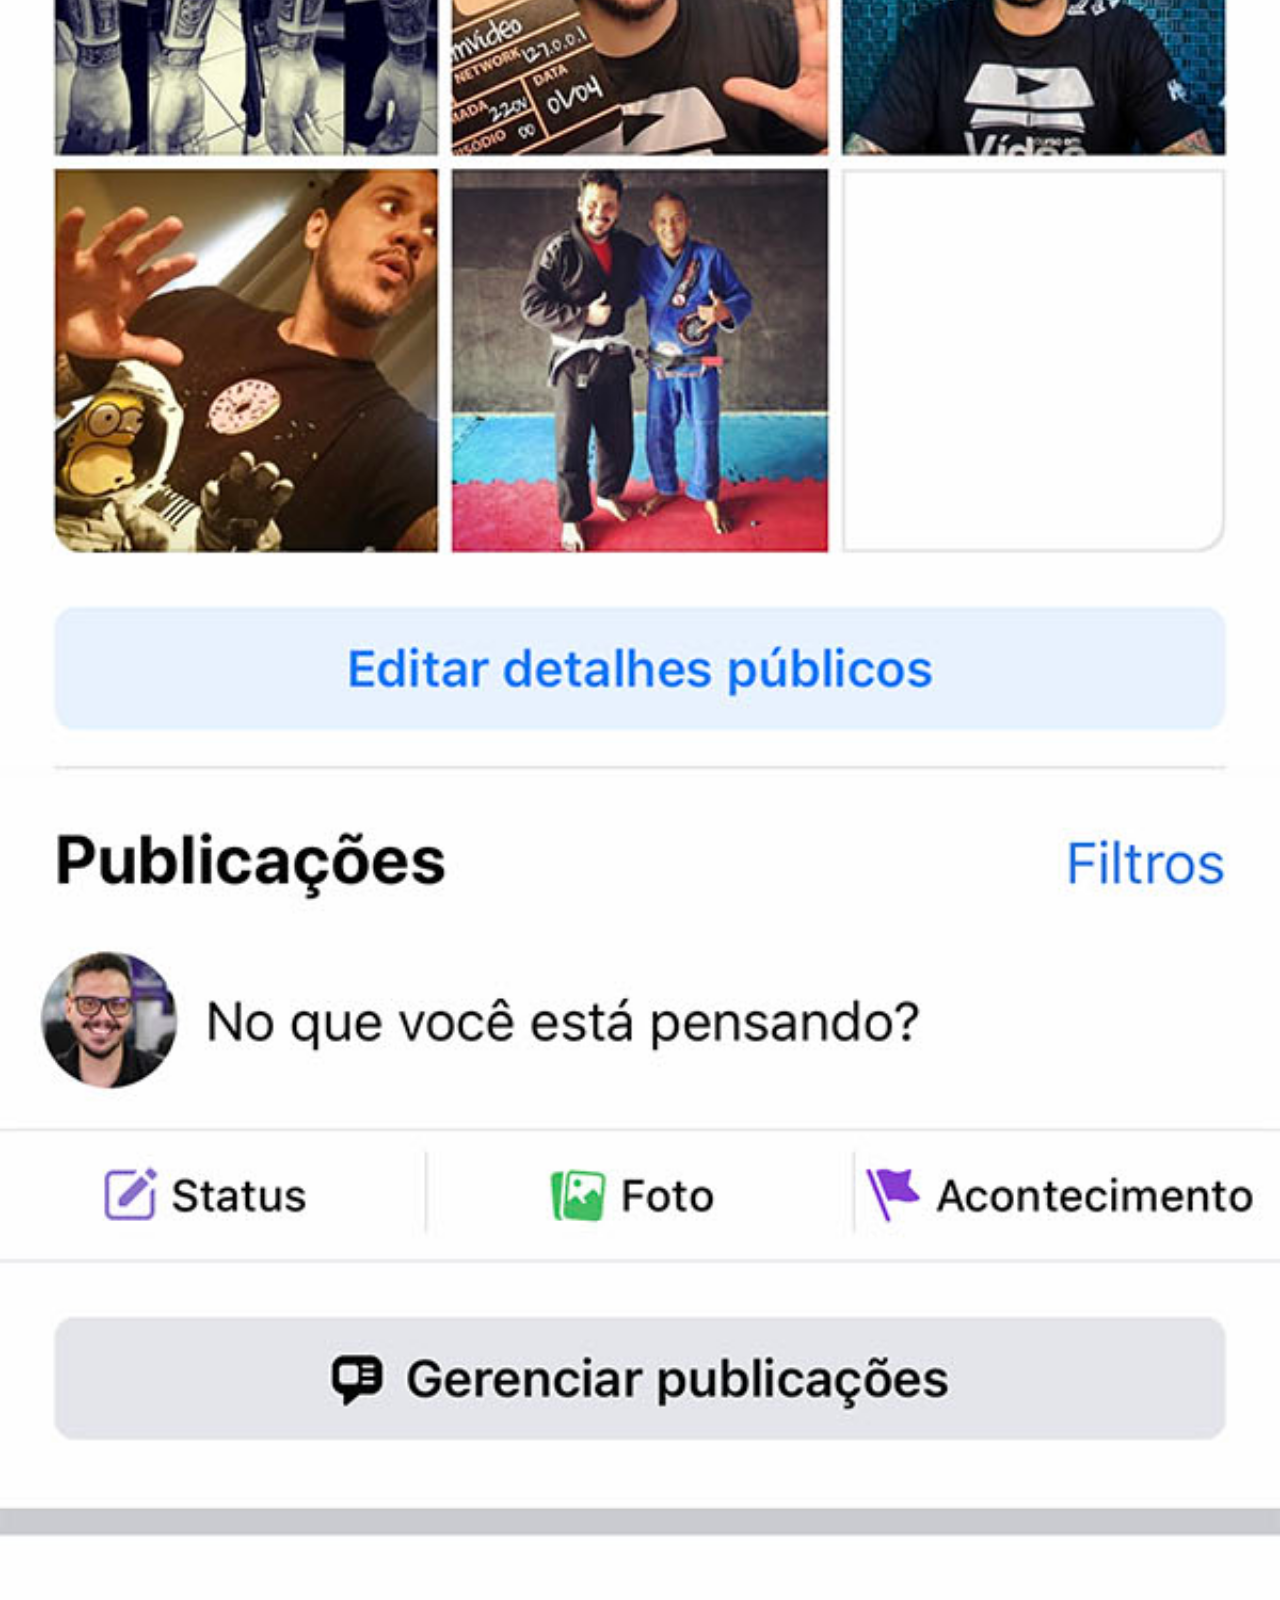
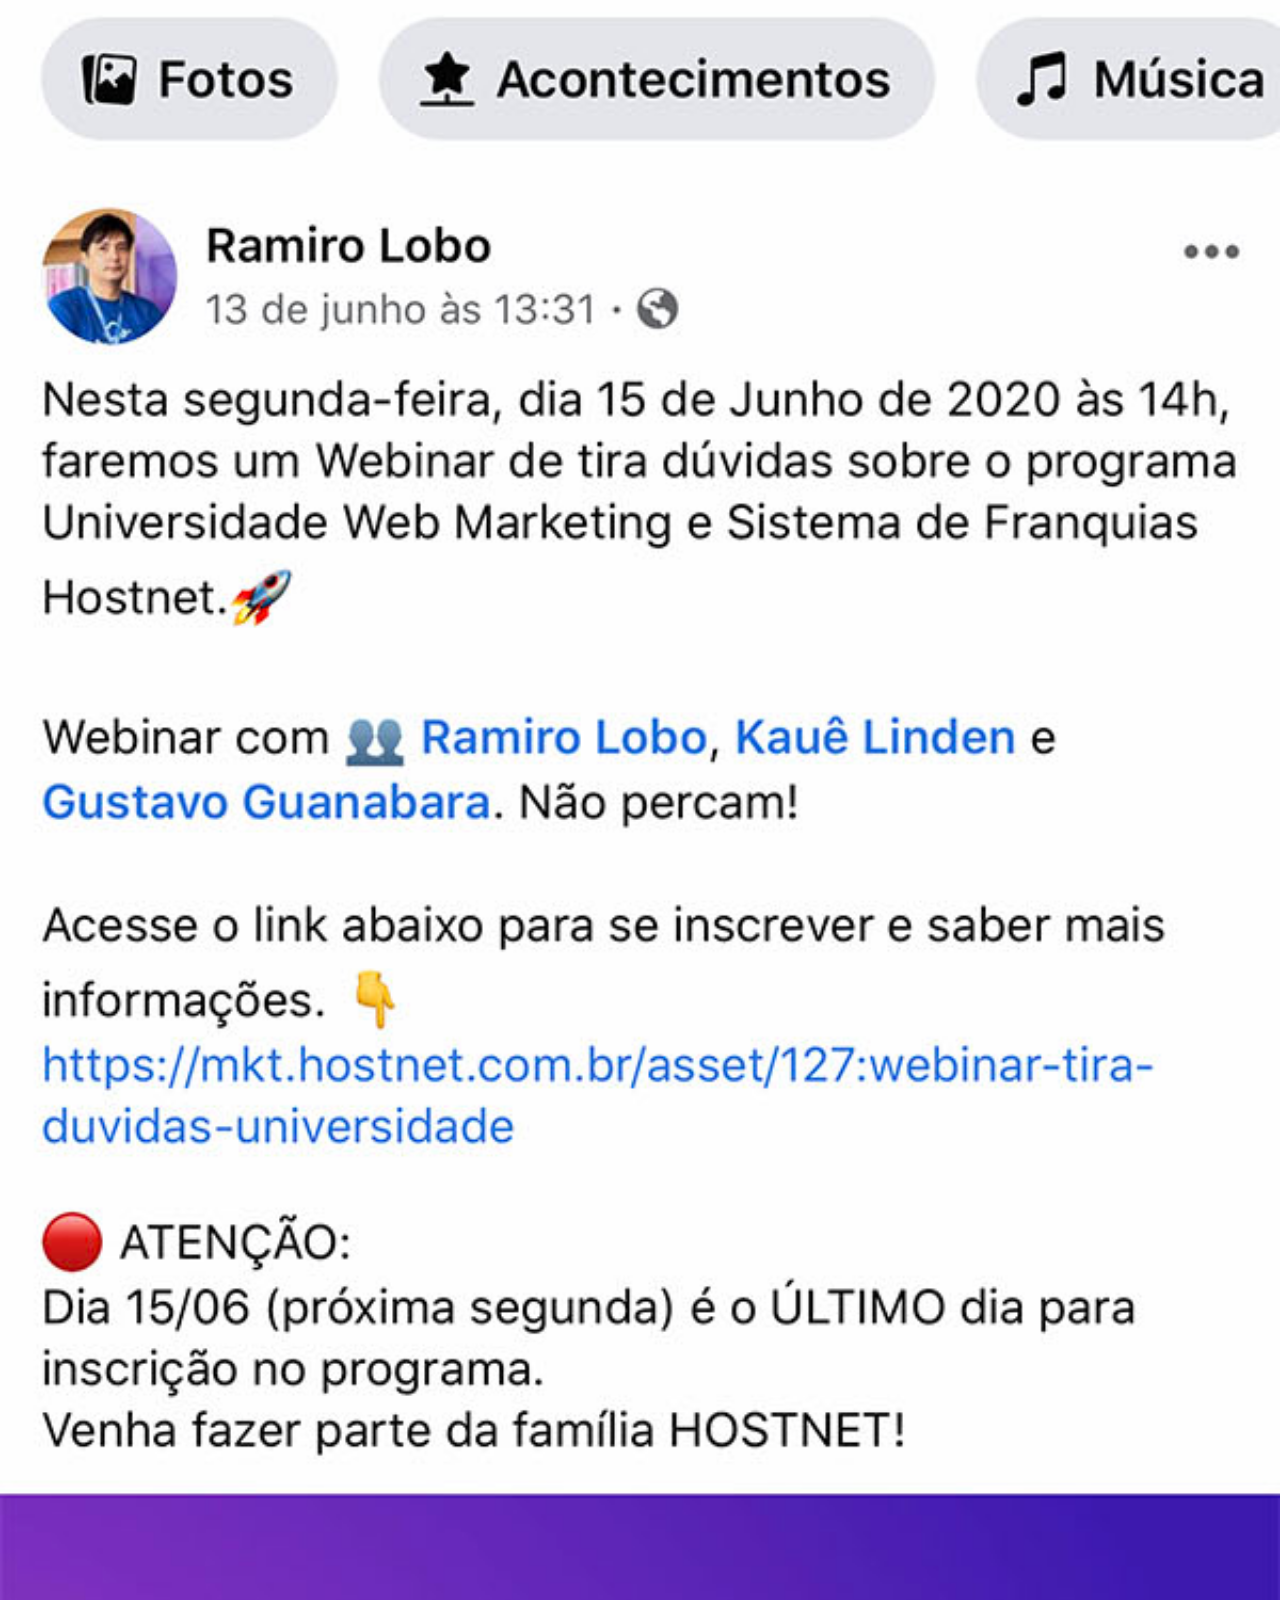
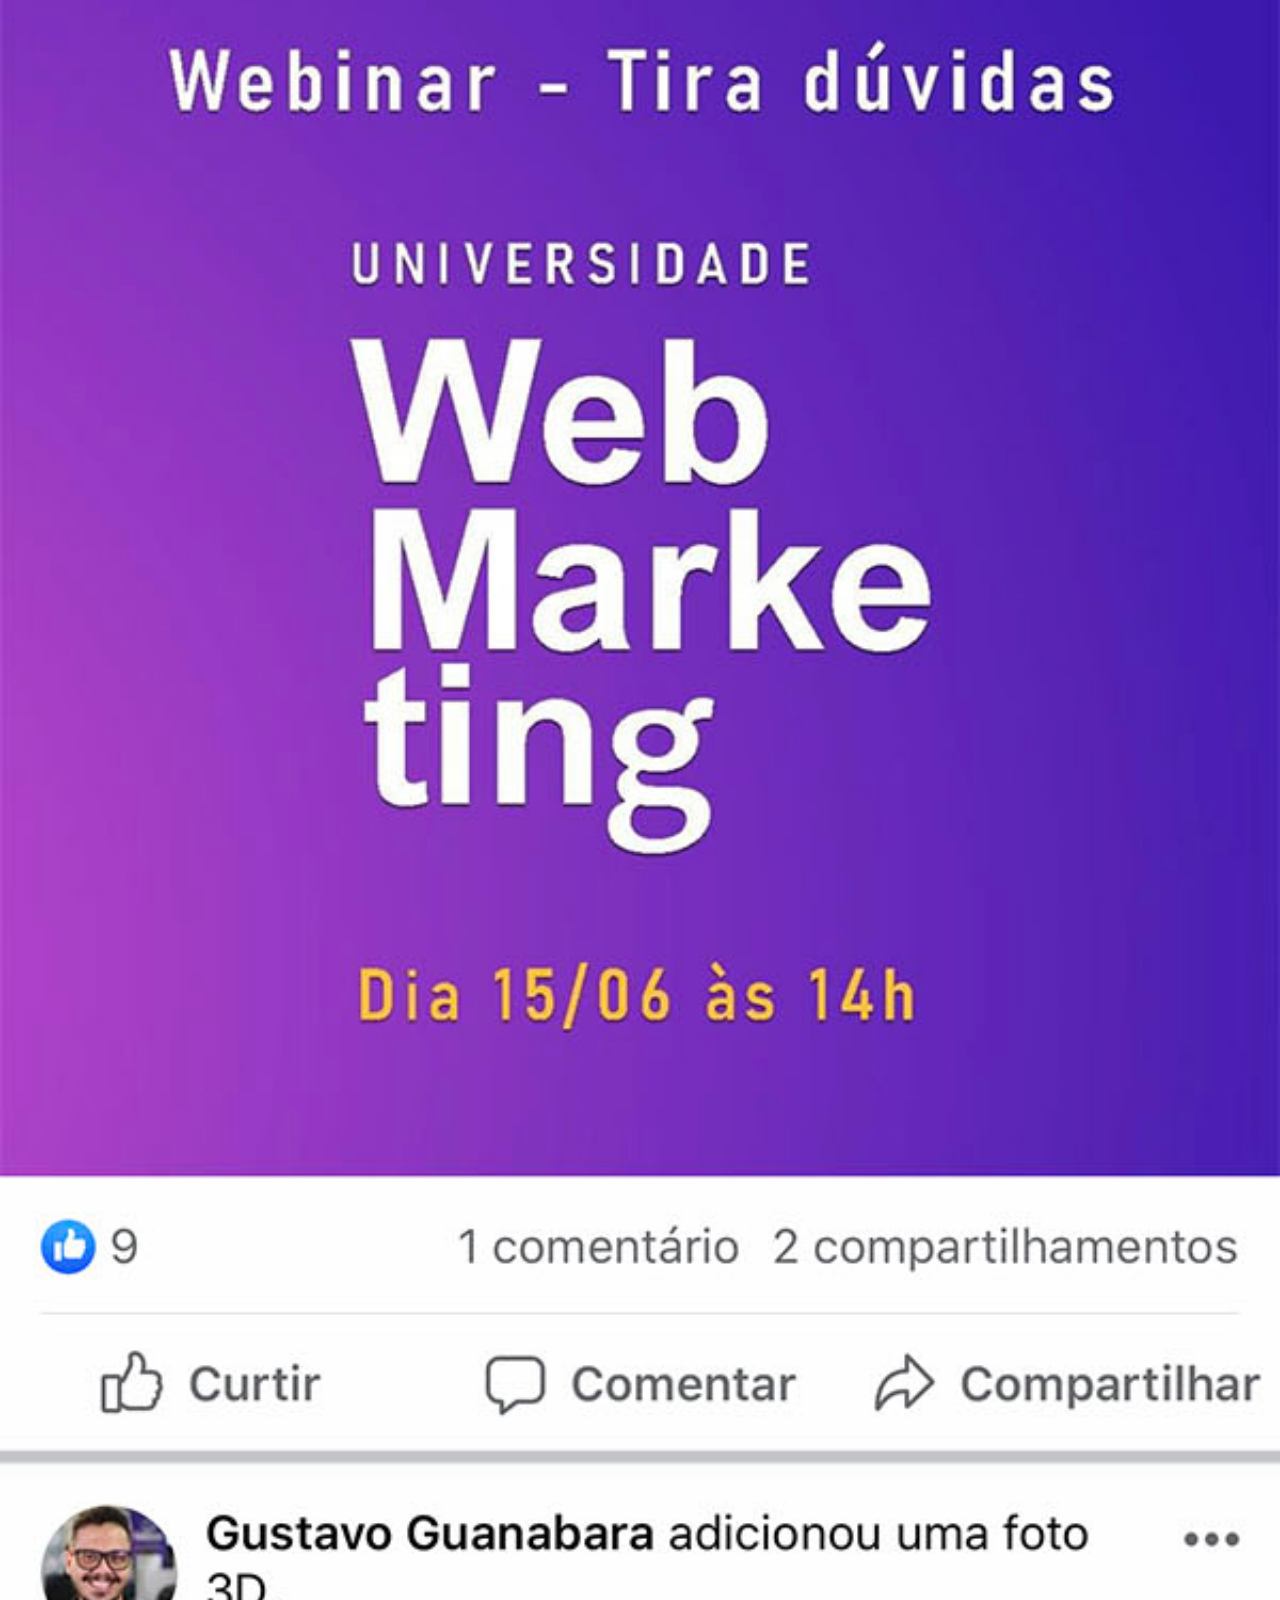
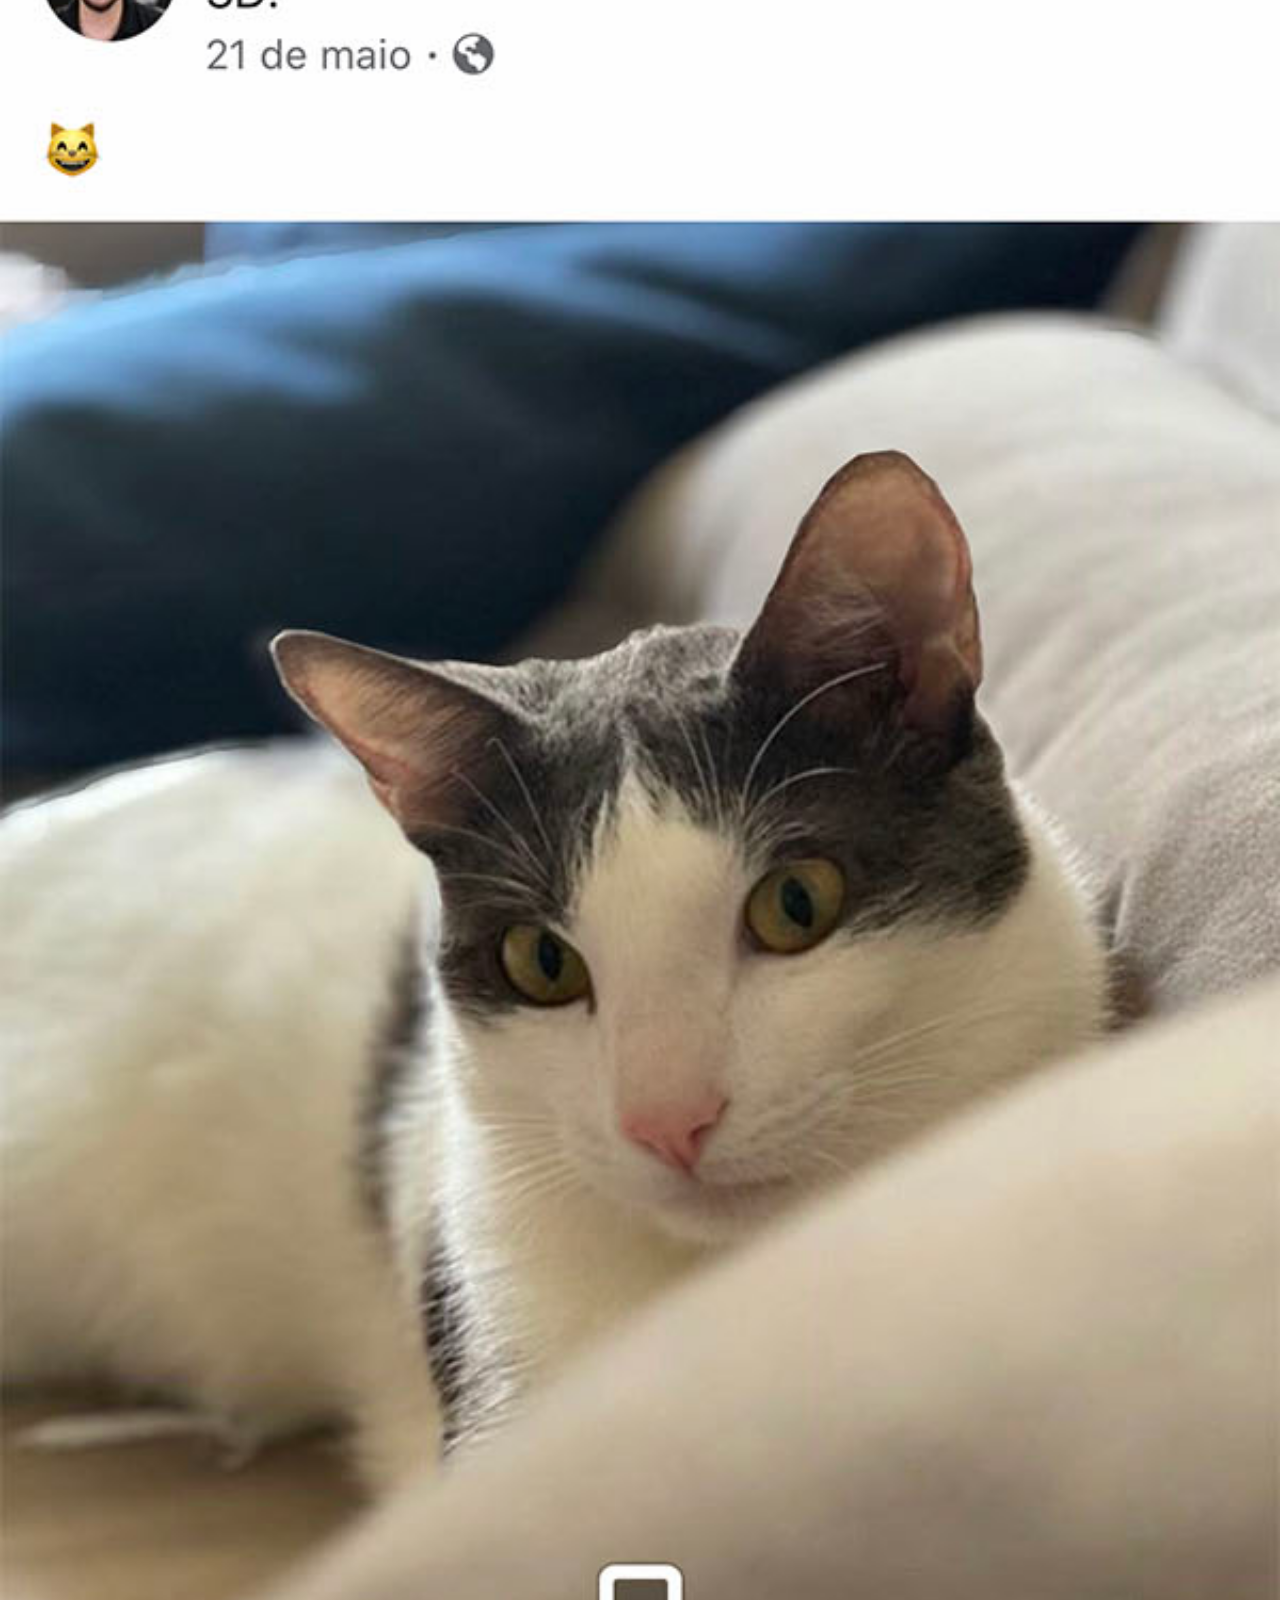
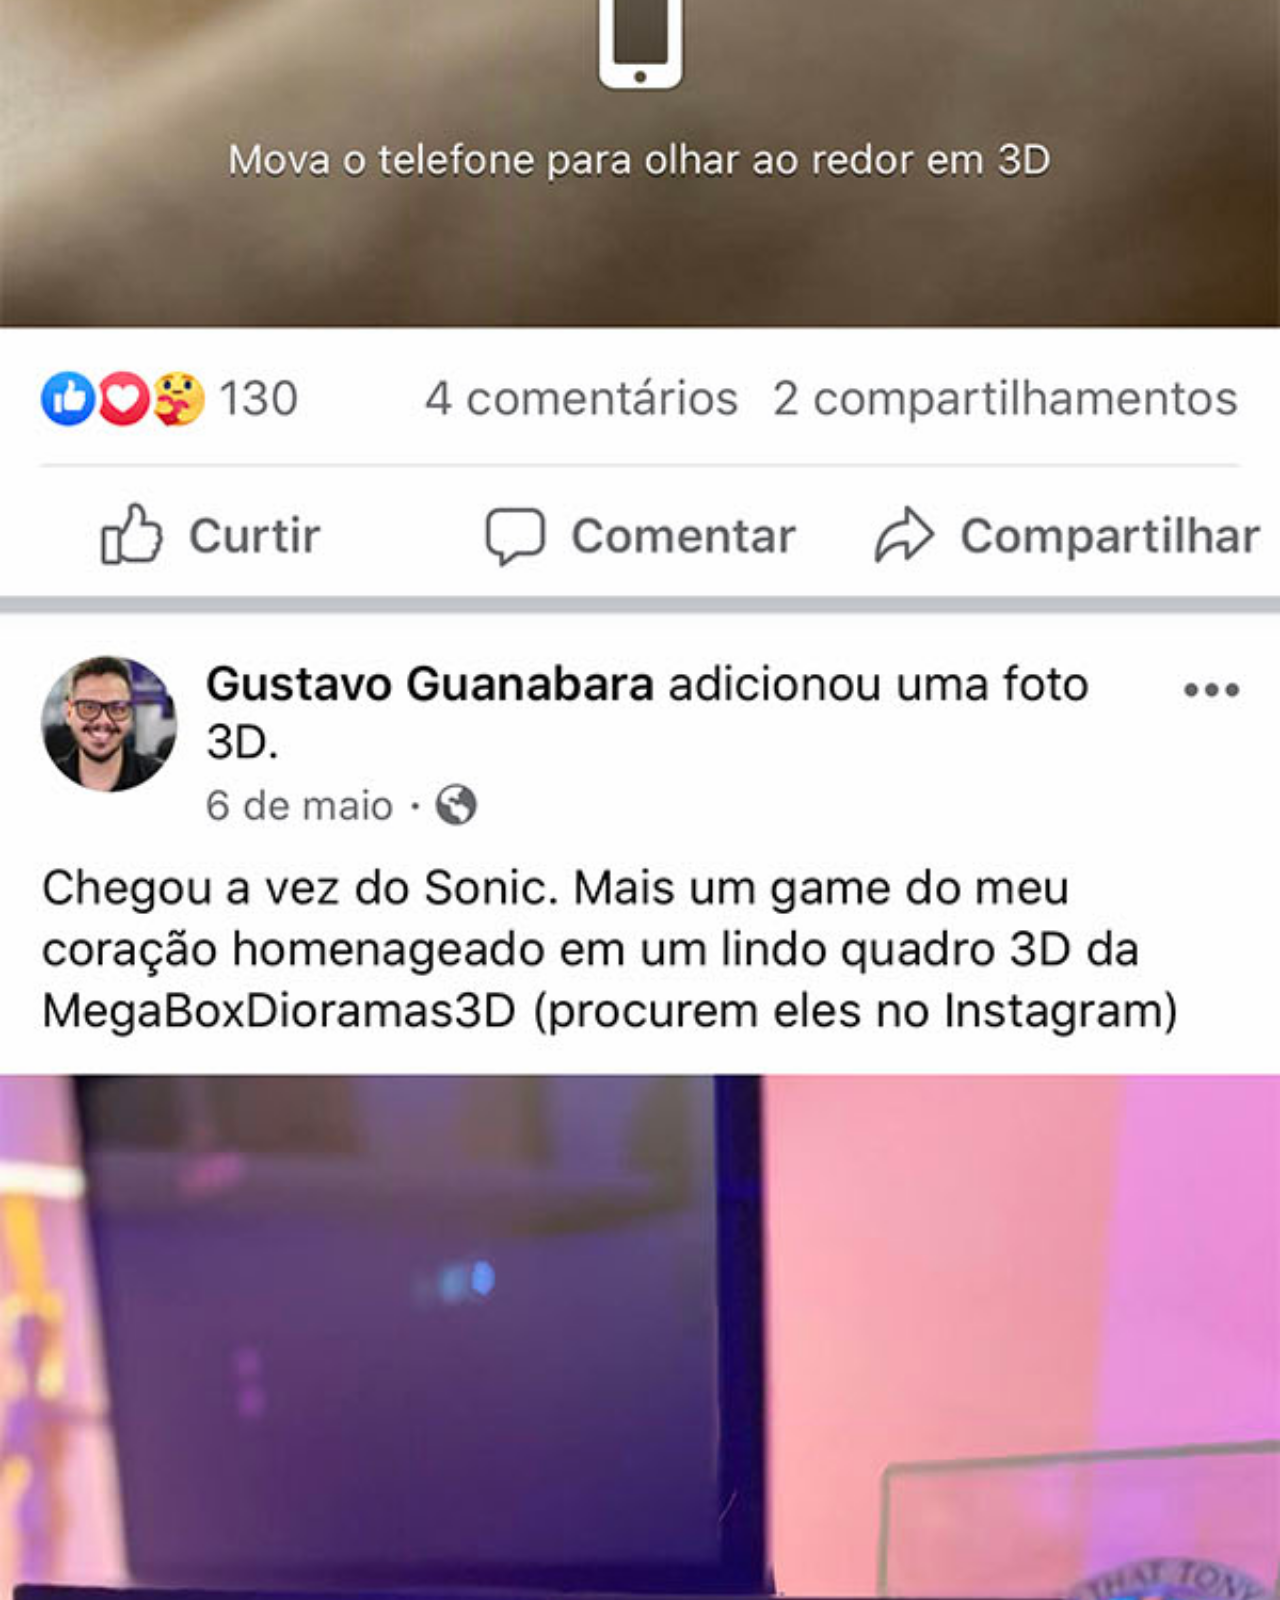
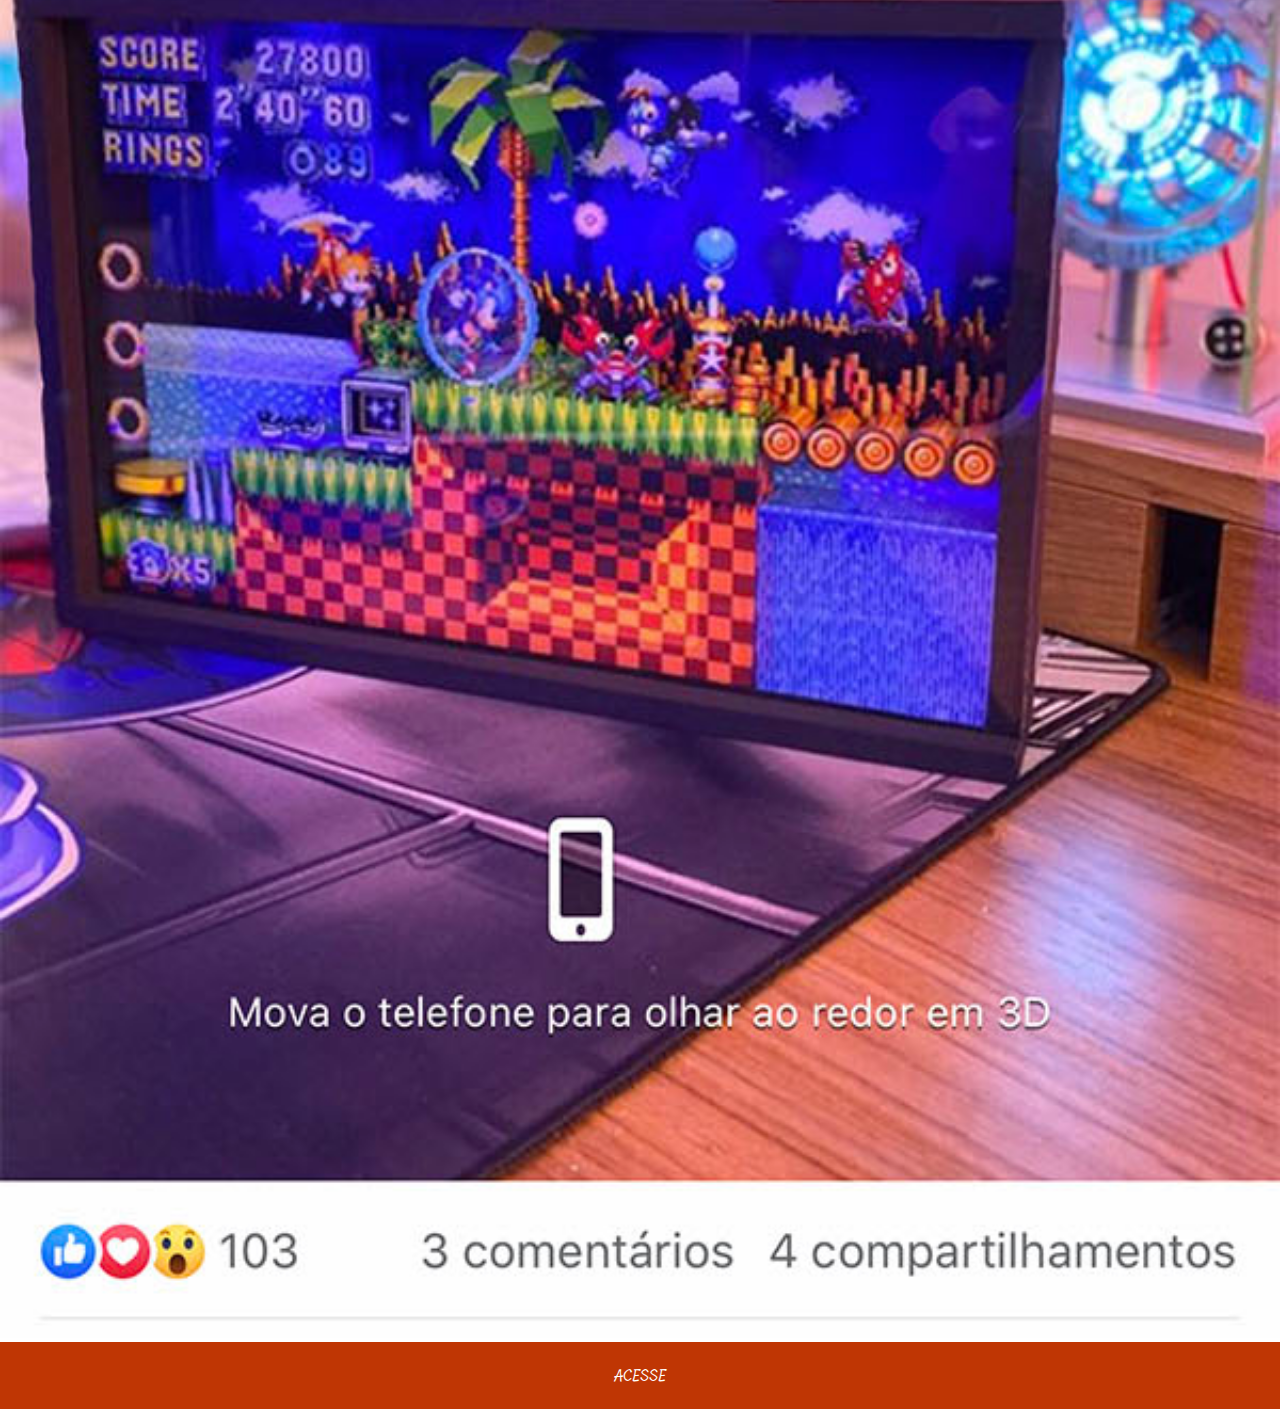
<file: contatos/facebook.html>
<!DOCTYPE html>
<html lang="pt-br">
<head>
    <meta charset="UTF-8">
    <meta name="viewport" content="width=device-width, initial-scale=1.0">
    <title>Pagina do Facebook</title>
    <link rel="stylesheet" href="../estilo/linkcontato.css">
    <style>
        *{
            margin: 0px;
            padding: 0px;
        }

        ::-webkit-scrollbar{
            width: 0px;
            height: 0px;
        }

        body{
            height: 100vh;
            width: 100vw;
        }

        img{
            width: 100vw;
        }
    </style>
</head>
<body>
    <img src="../imagem/tela-facebook.jpg" alt="tela do Facebook">
        <a href="https://www.facebook.com/?locale=pt_BR" target="_blank">ACESSE</a>
</body>
</html>
</file>
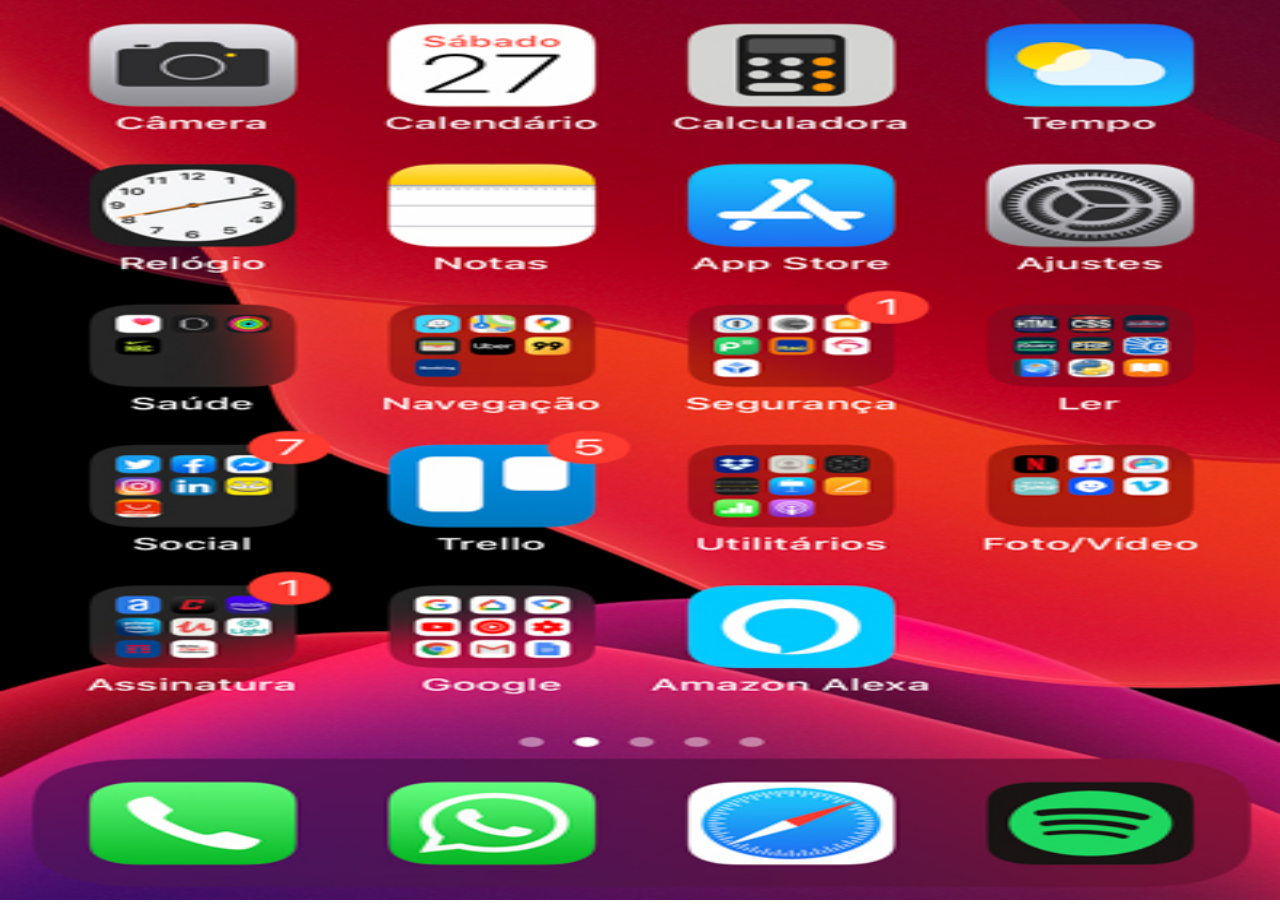
<file: contatos/home.html>
<!DOCTYPE html>
<html lang="pt-br">
<head>
    <meta charset="UTF-8">
    <meta name="viewport" content="width=device-width, initial-scale=1.0">
    <title>Pagina do Home</title>
    <style>
        *{
            margin: 0px;
            padding: 0px;
        }

        ::-webkit-scrollbar{
            width: 0px;
            height: 0px;
        }

        body{
            height: 100vh;
            width: 100vw;
        }

        img{
            width: 100vw;
            height: 100vh;
        }
    </style>
</head>
<body>
      <img src="../imagem/tela-home.jpg" alt="tela Home">
</body>
</html>
</file>
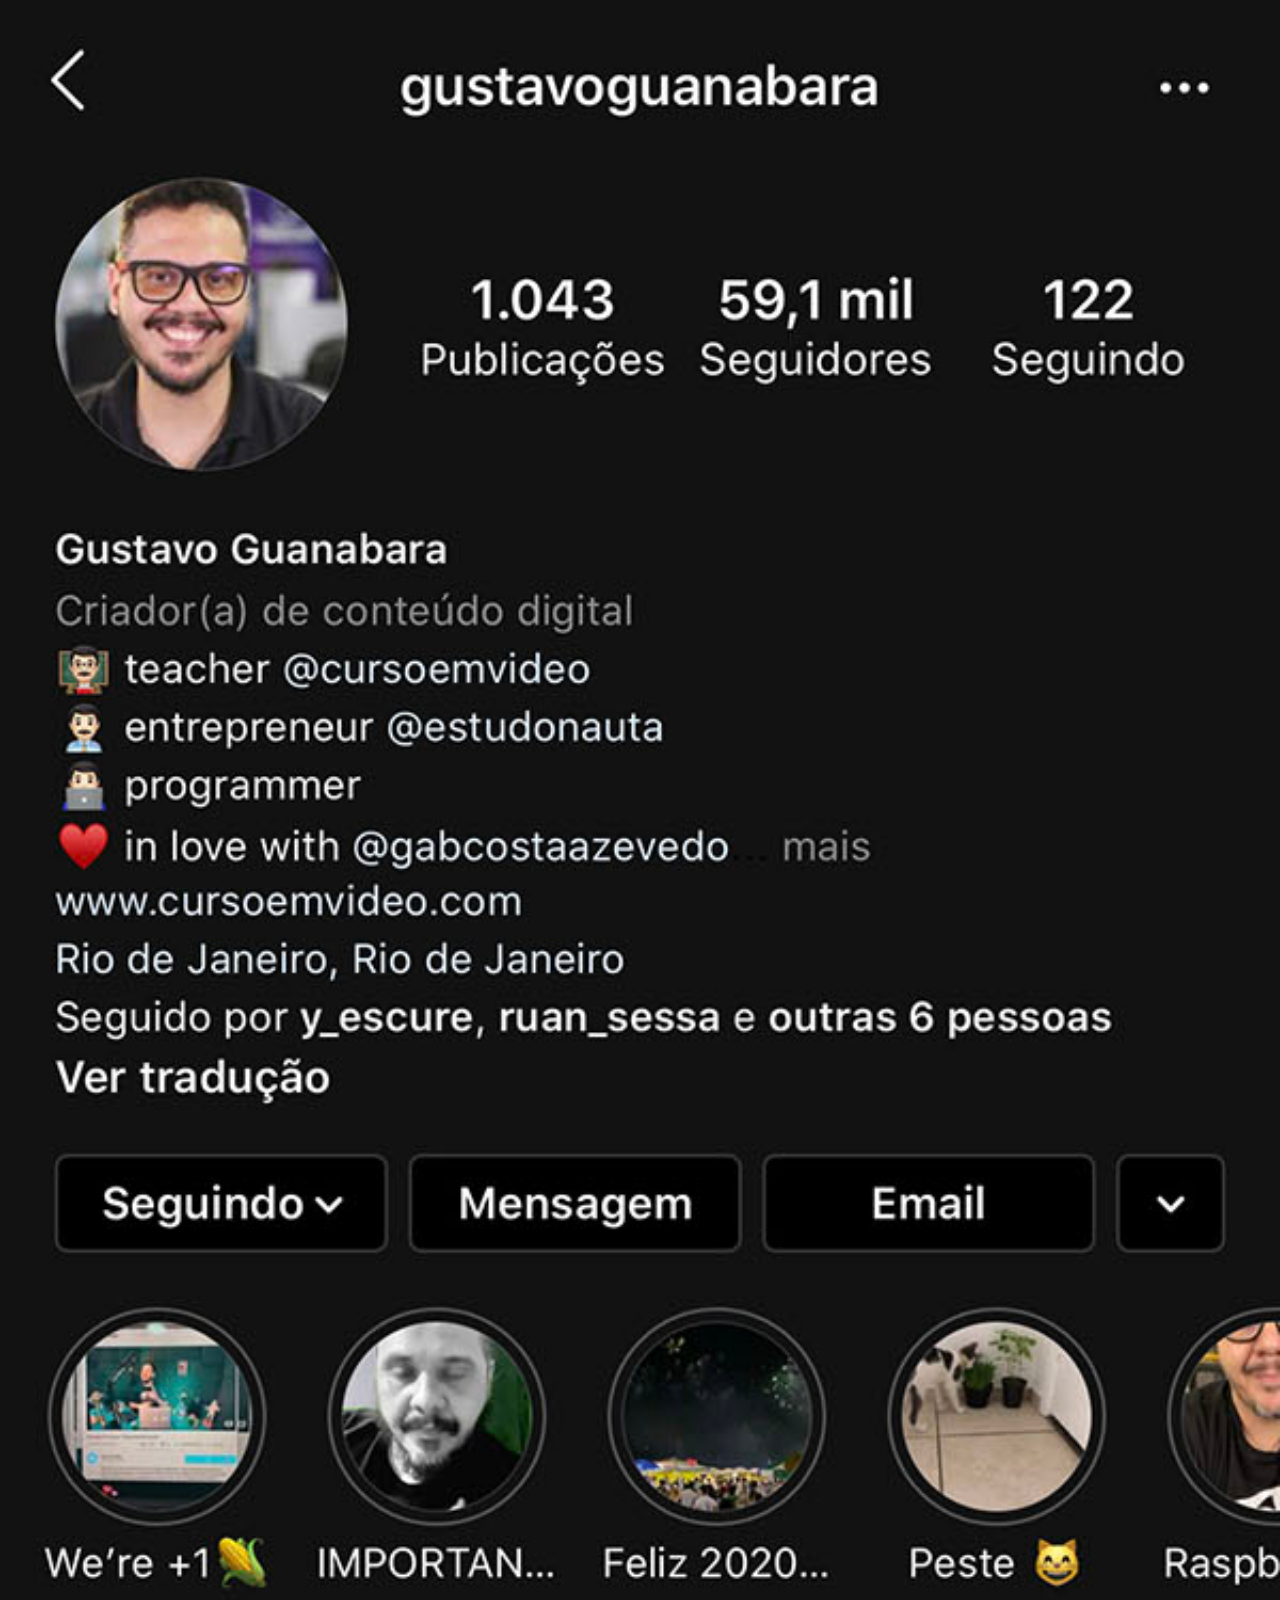
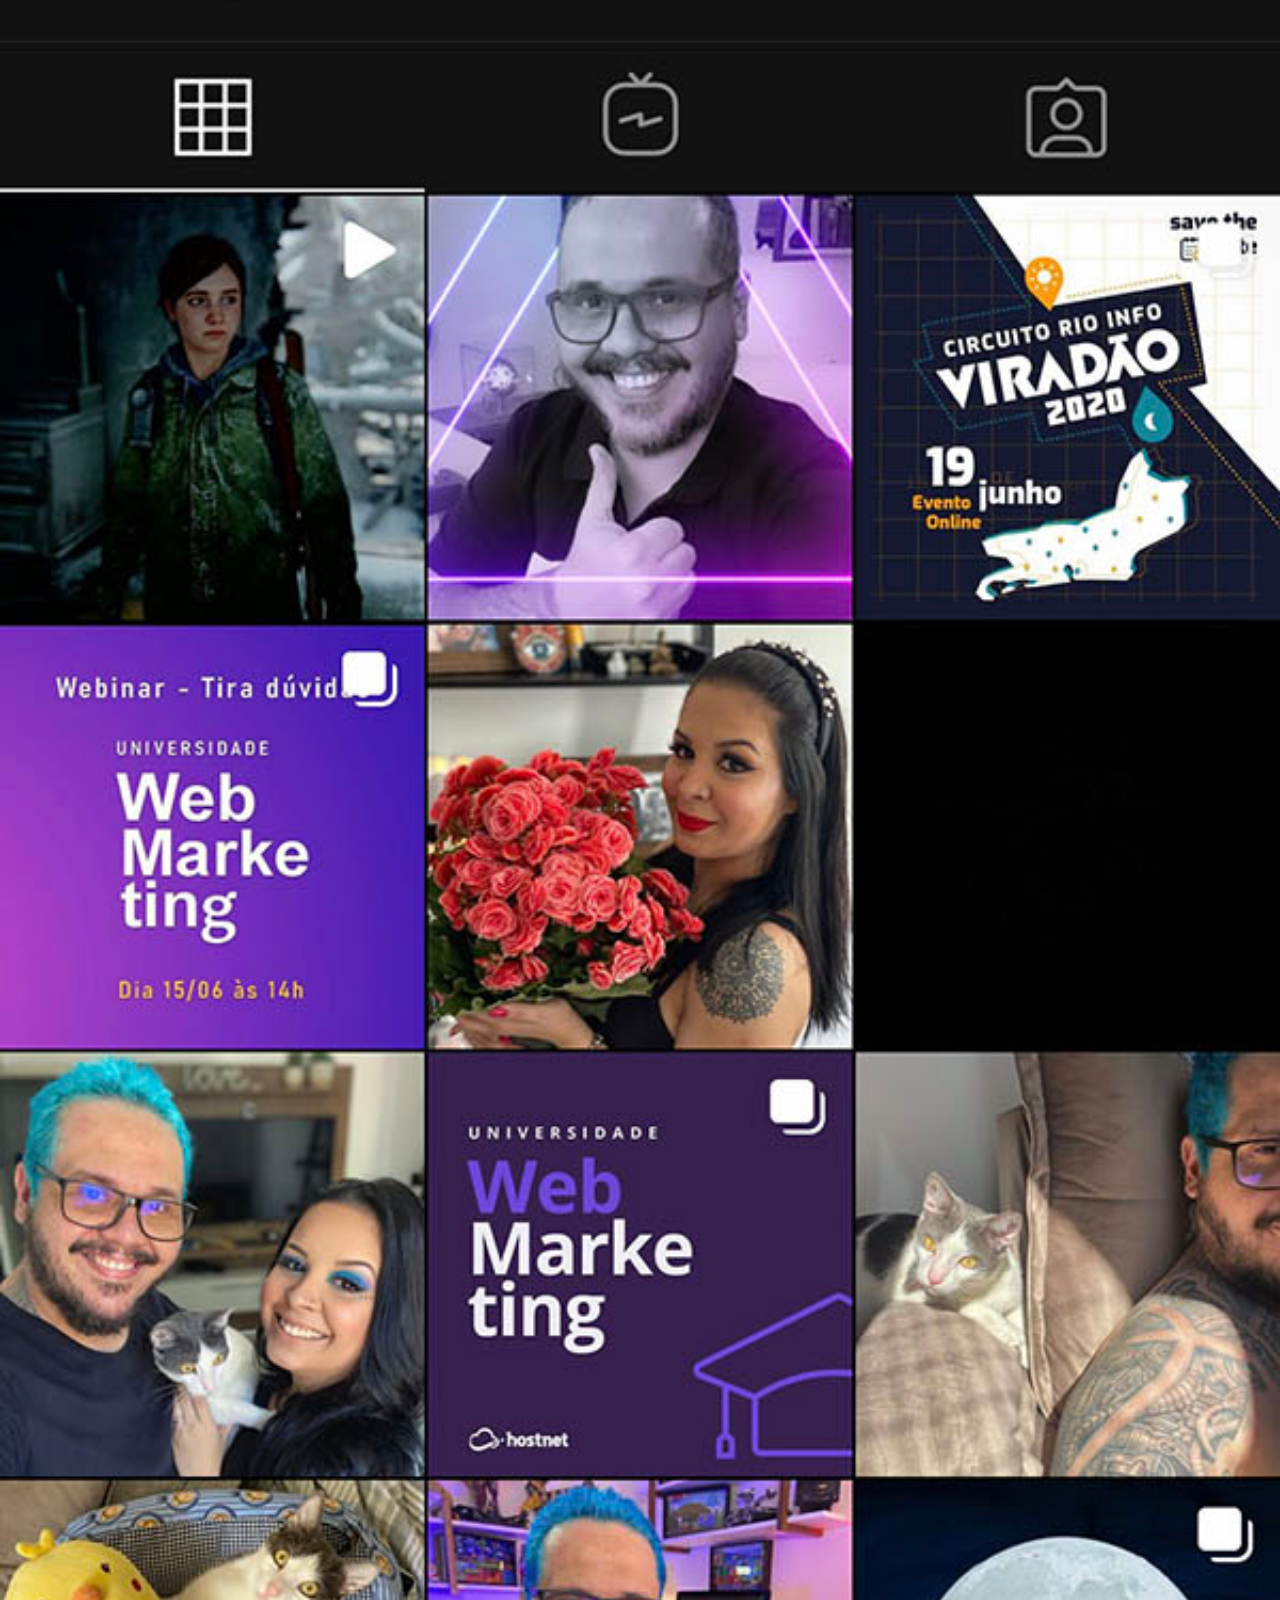
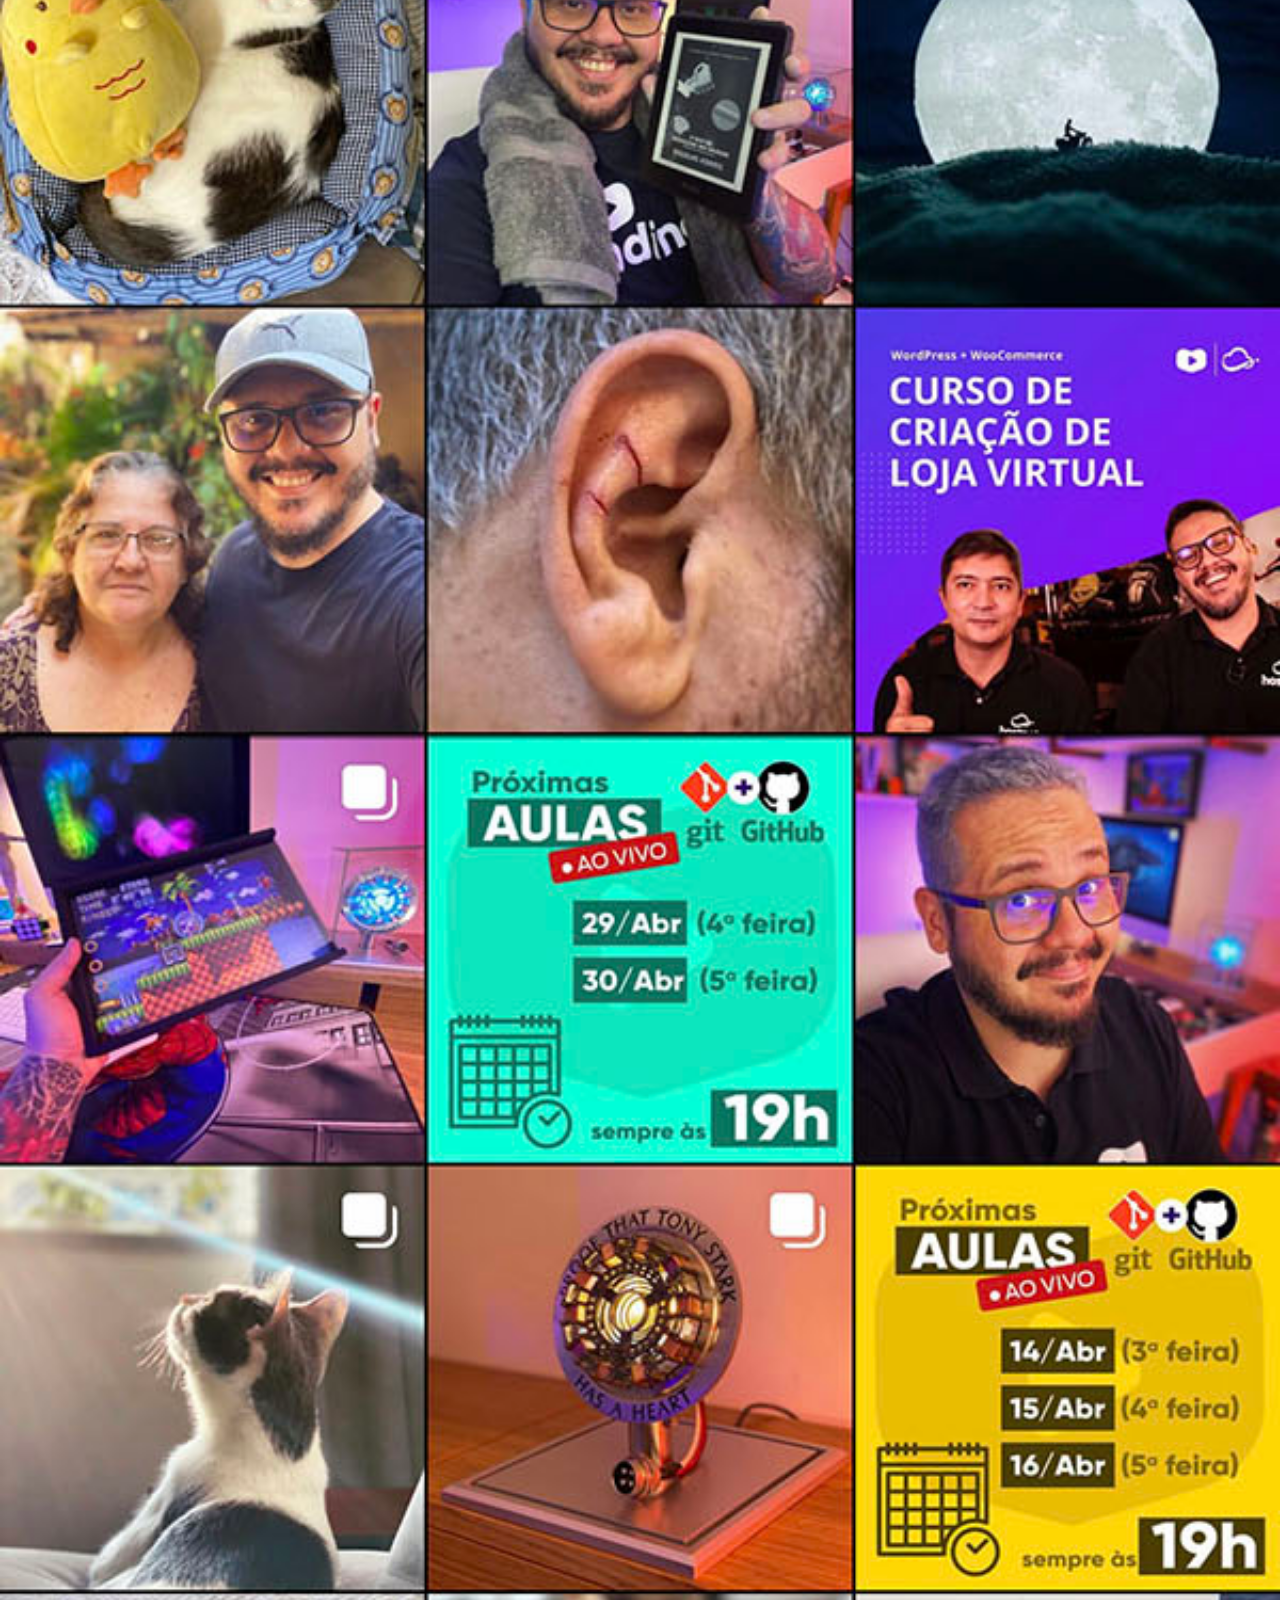
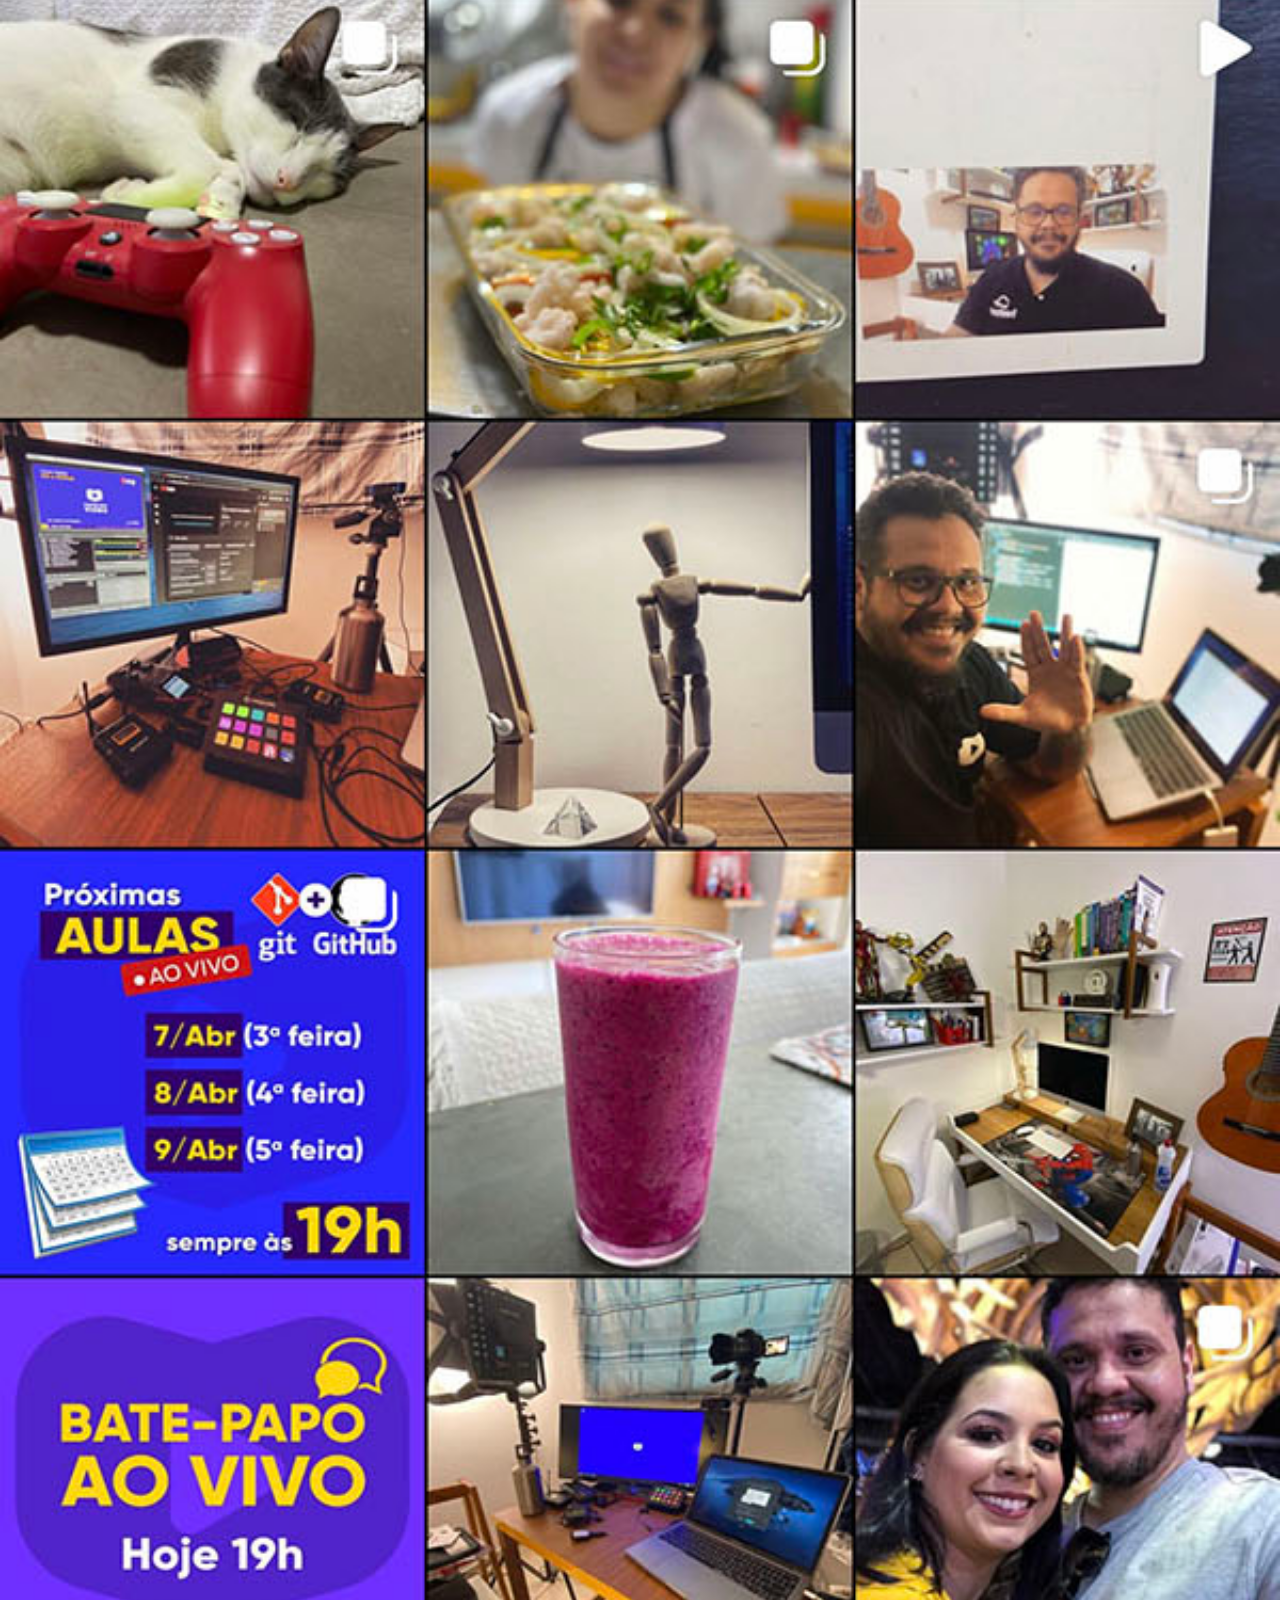
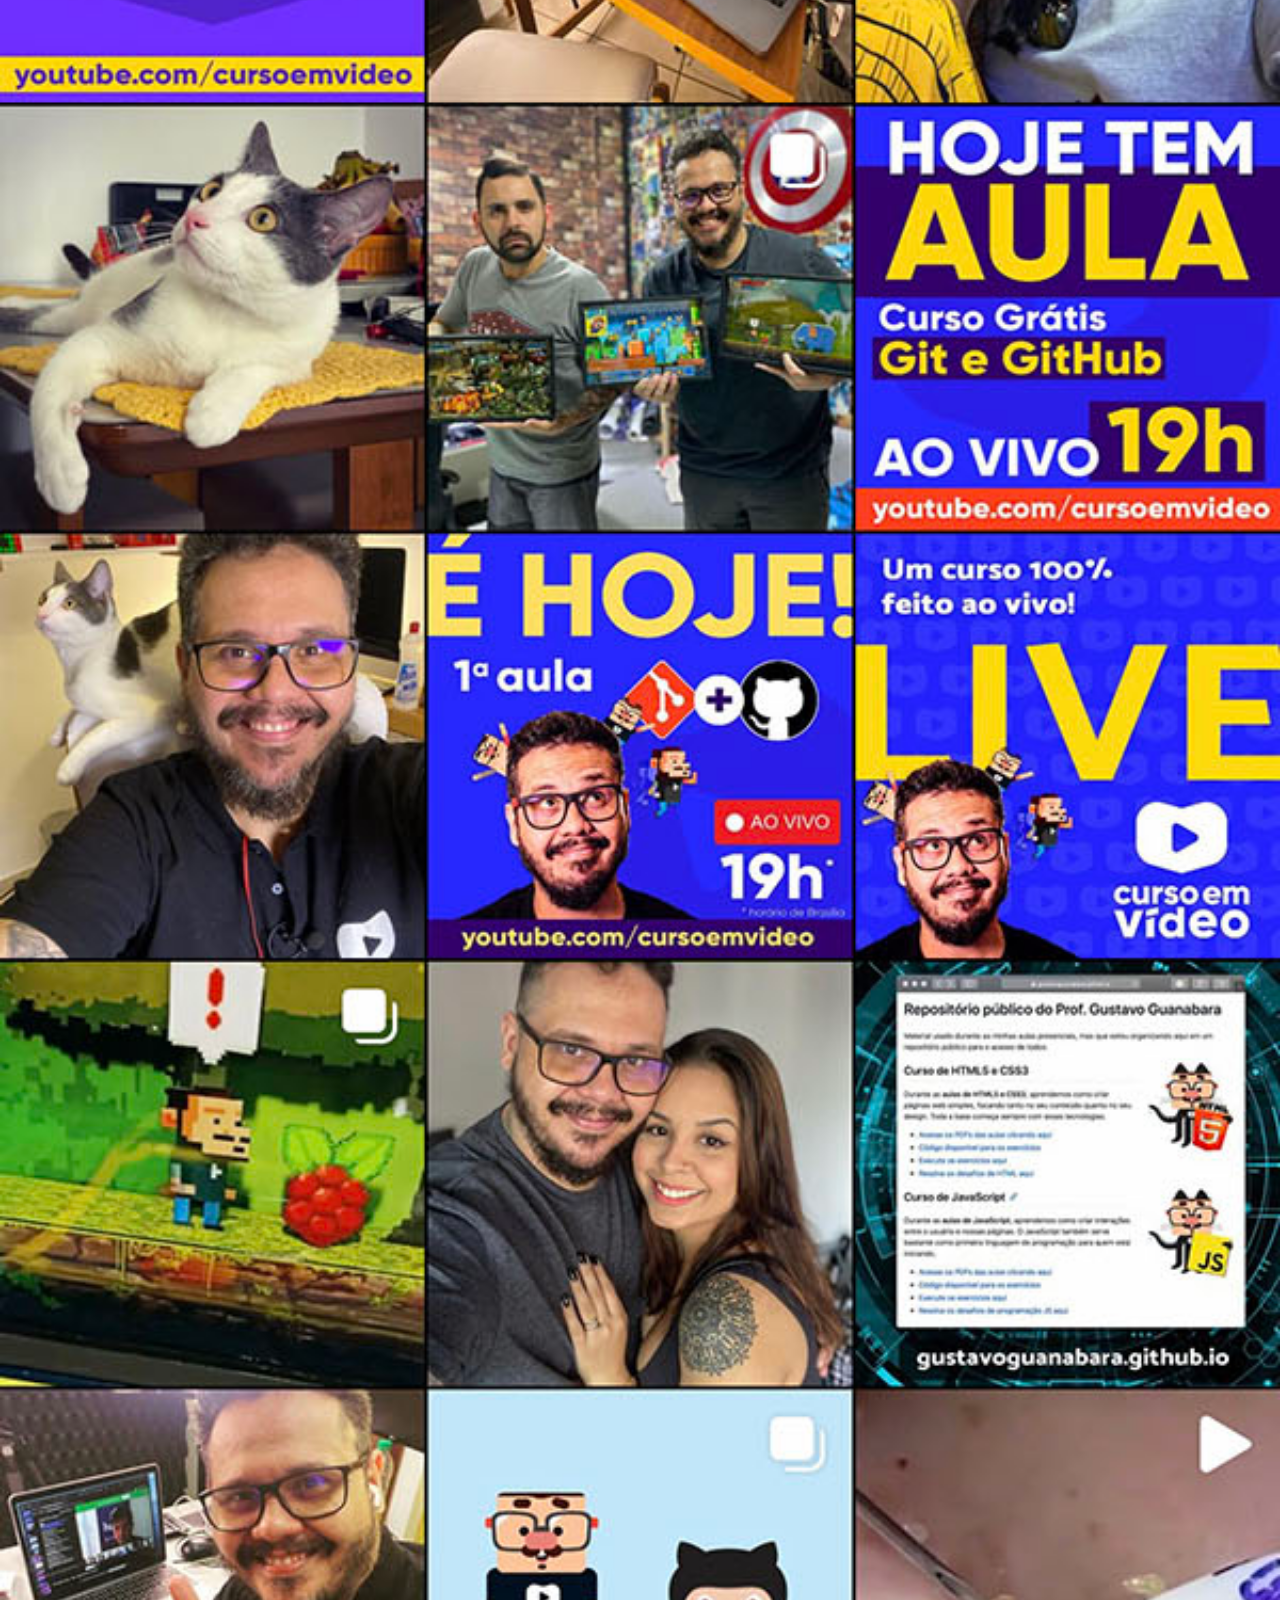
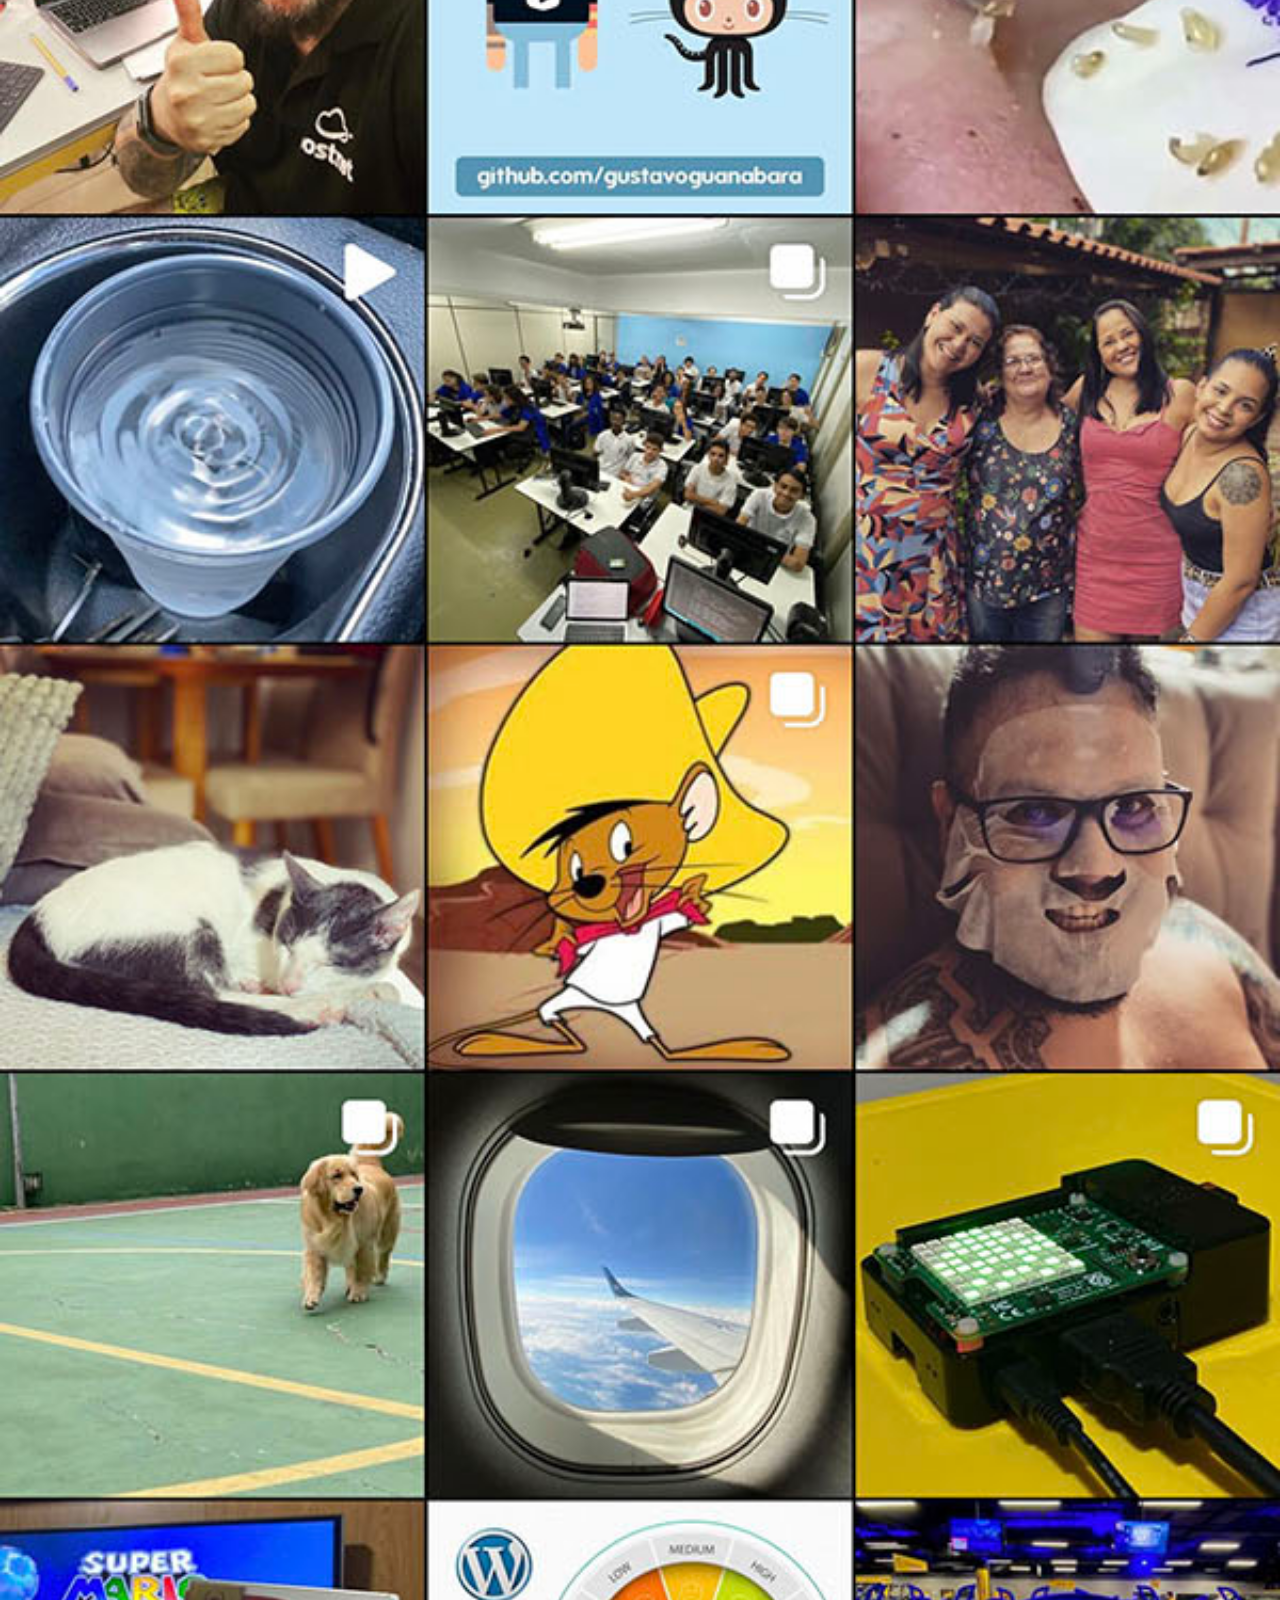
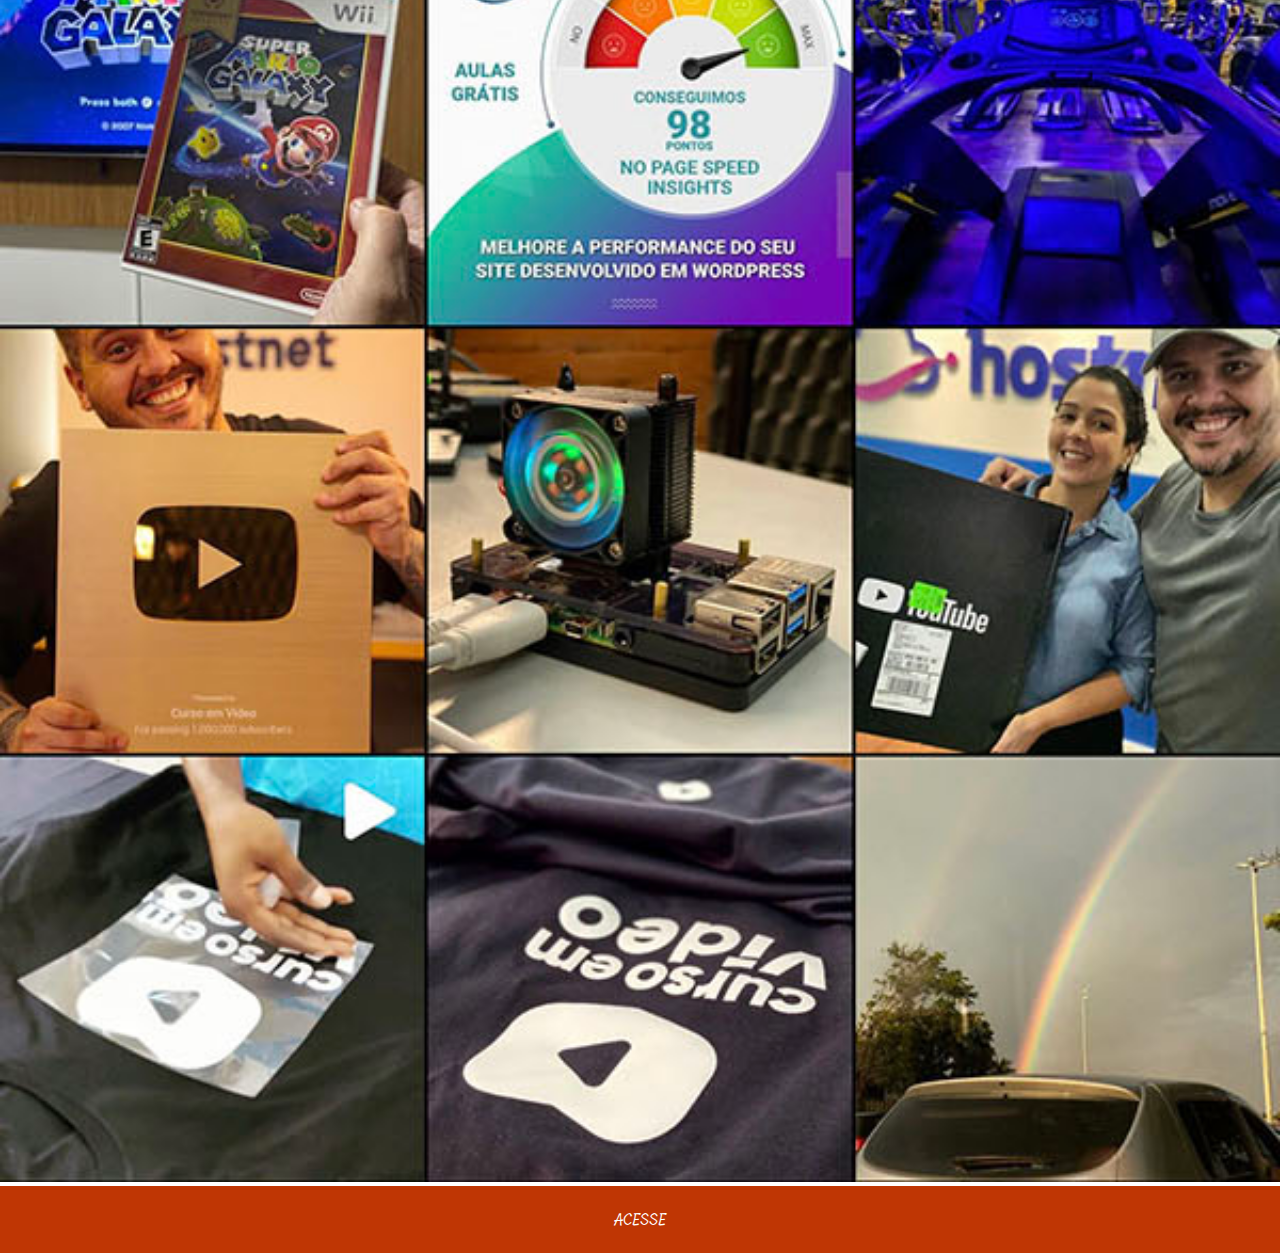
<file: contatos/instagram.html>
<!DOCTYPE html>
<html lang="pt-br">
<head>
    <meta charset="UTF-8">
    <meta name="viewport" content="width=device-width, initial-scale=1.0">
    <title>Pagina do Instagram</title>
    <link rel="stylesheet" href="../estilo/linkcontato.css">
    <style>
        *{
            margin: 0px;
            padding: 0px;
        }

        ::-webkit-scrollbar{
            width: 0px;
            height: 0px;
        }

        body{
            height: 100vh;
            width: 100vw;
        }

        img{
            width: 100vw;
        }
    </style>
</head>
<body>
    <img src="../imagem/tela-instagram.jpg" alt="tela do Instagram">
    <a href="https://www.instagram.com/accounts/password/reset/" target="_blank">ACESSE</a>
</body>
</html>
</file>
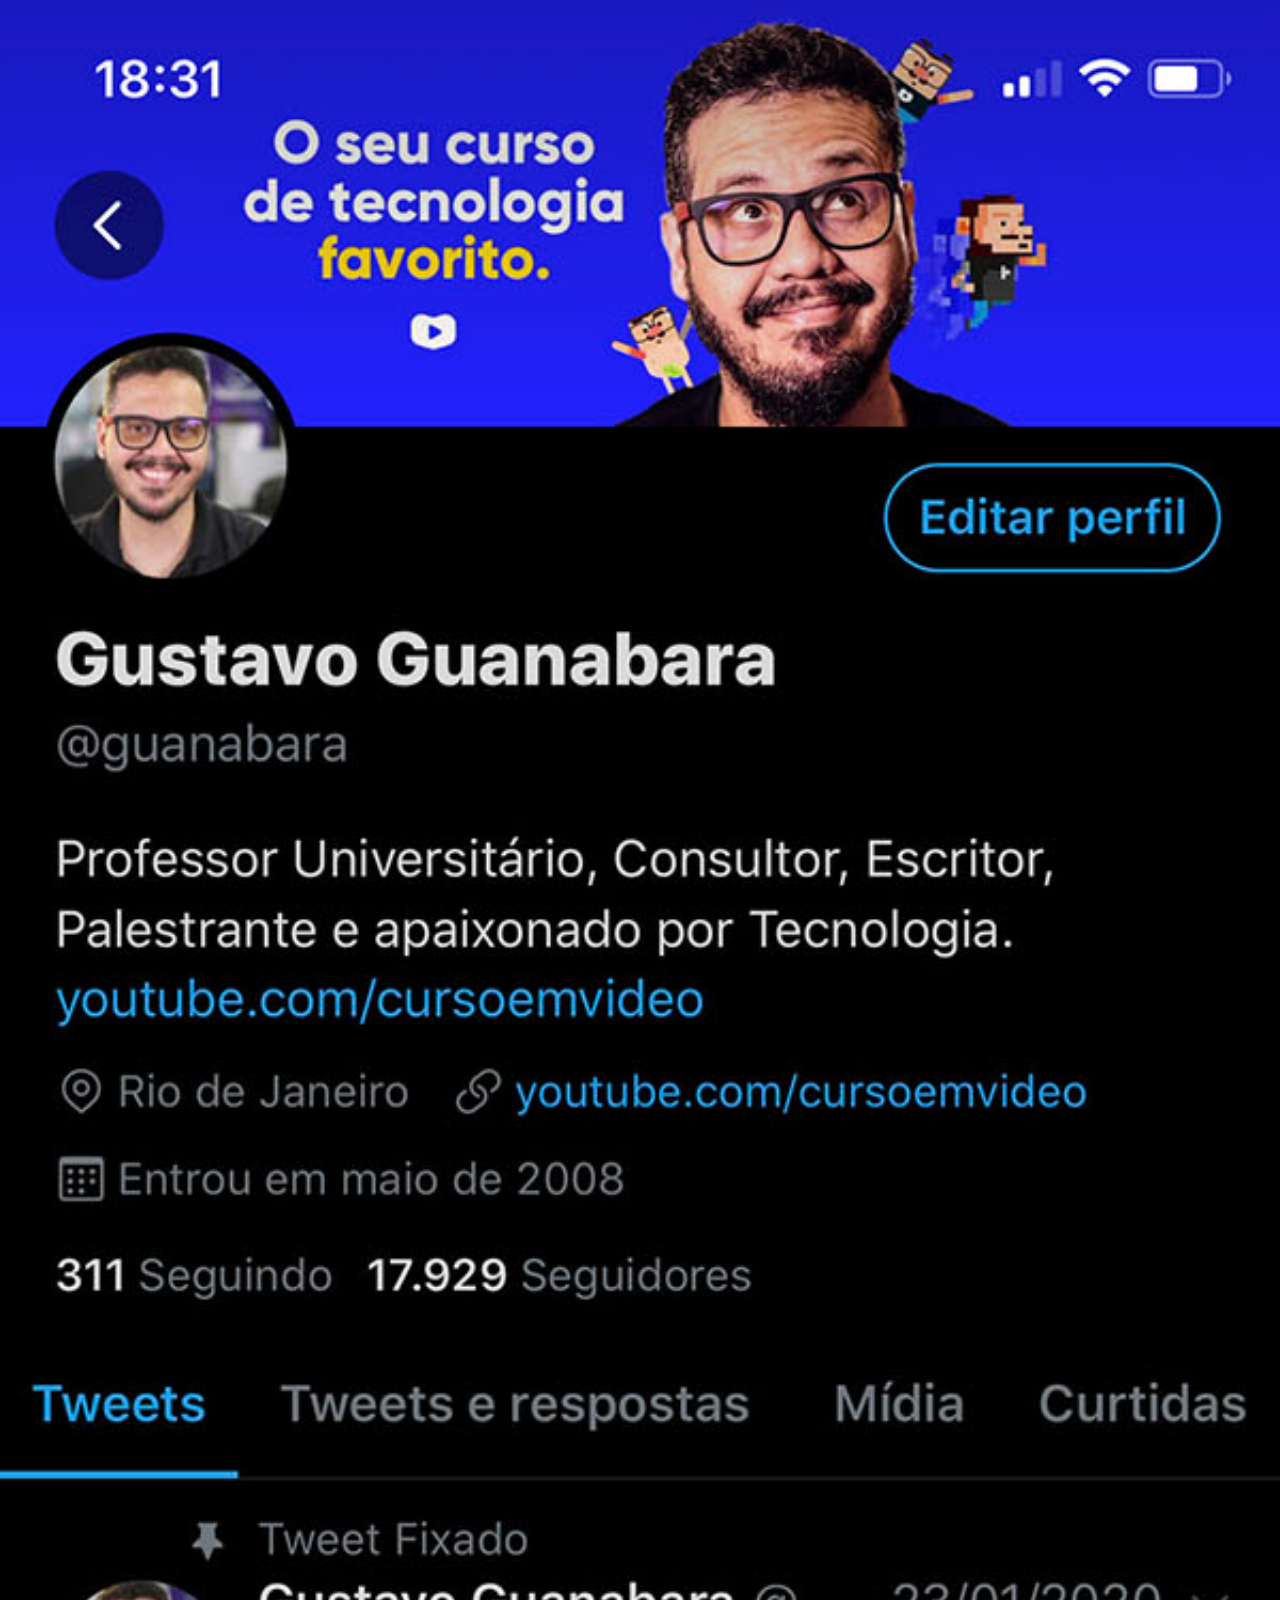
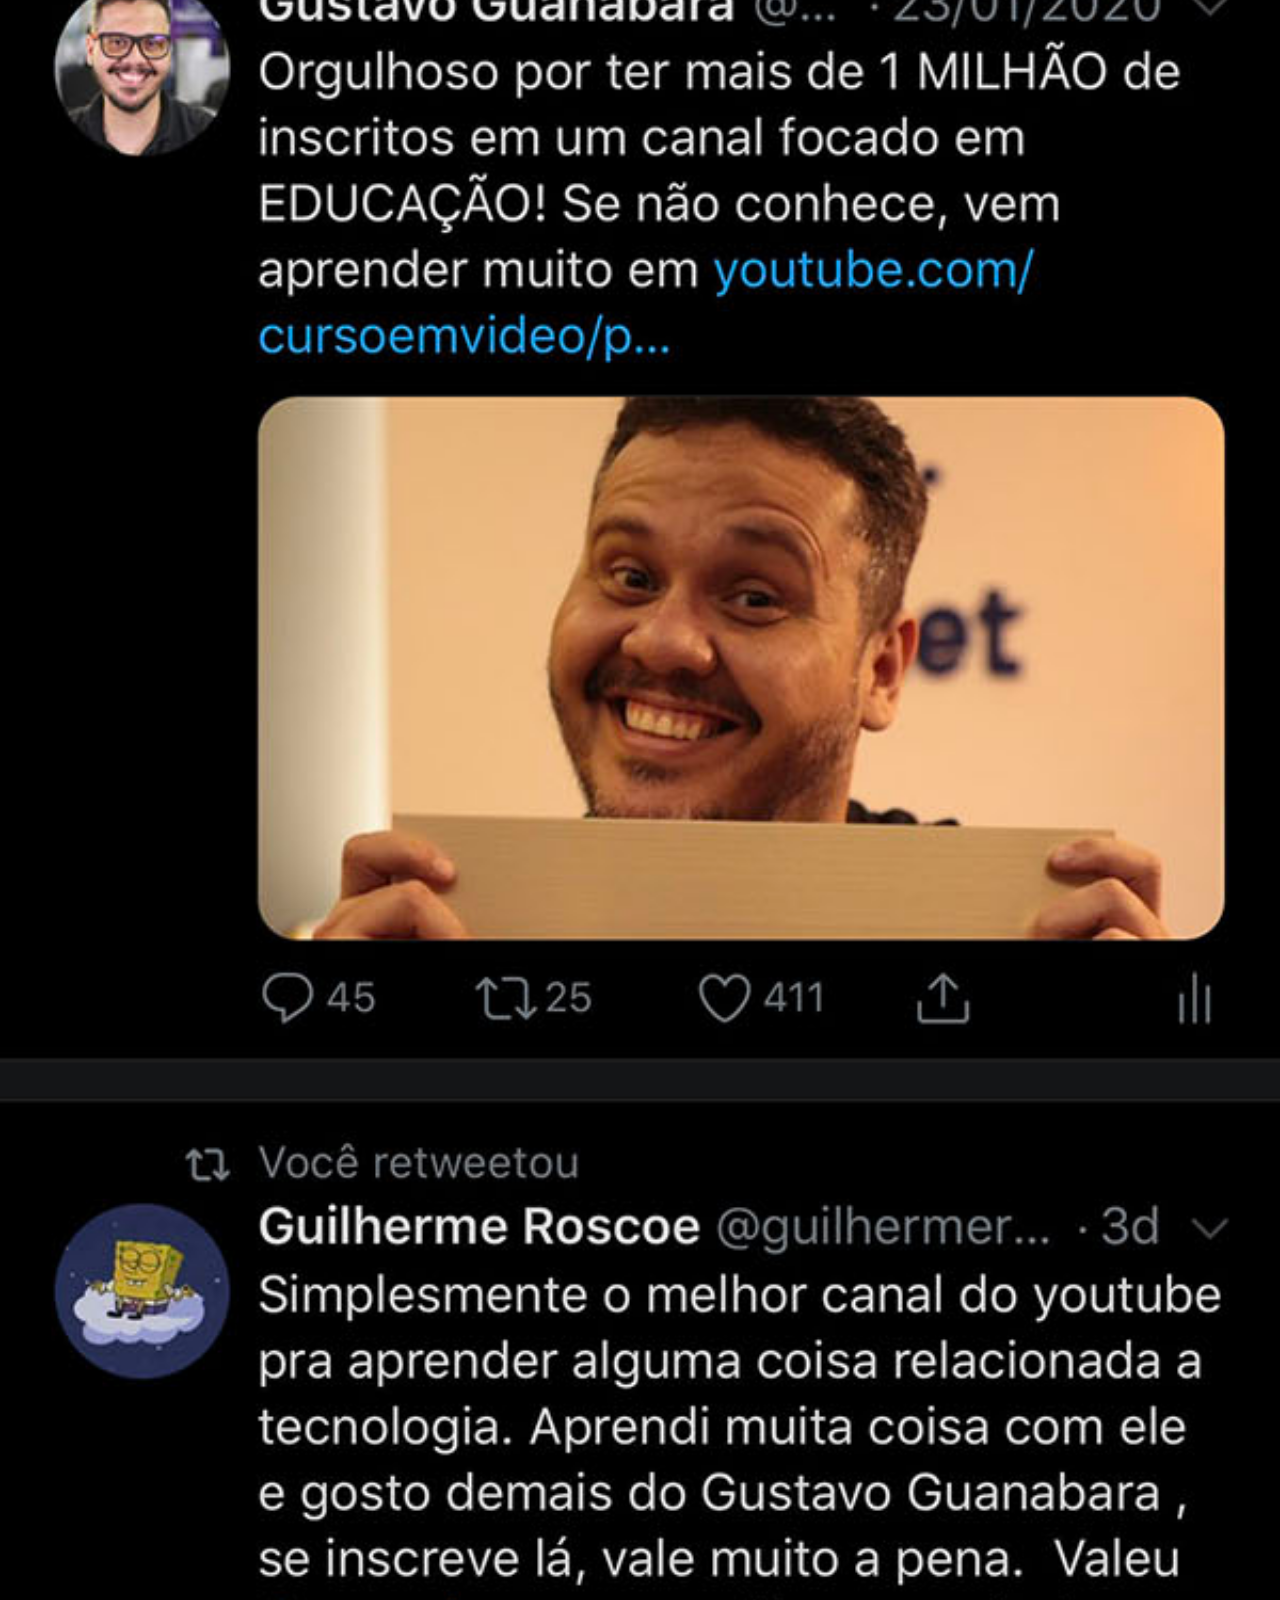
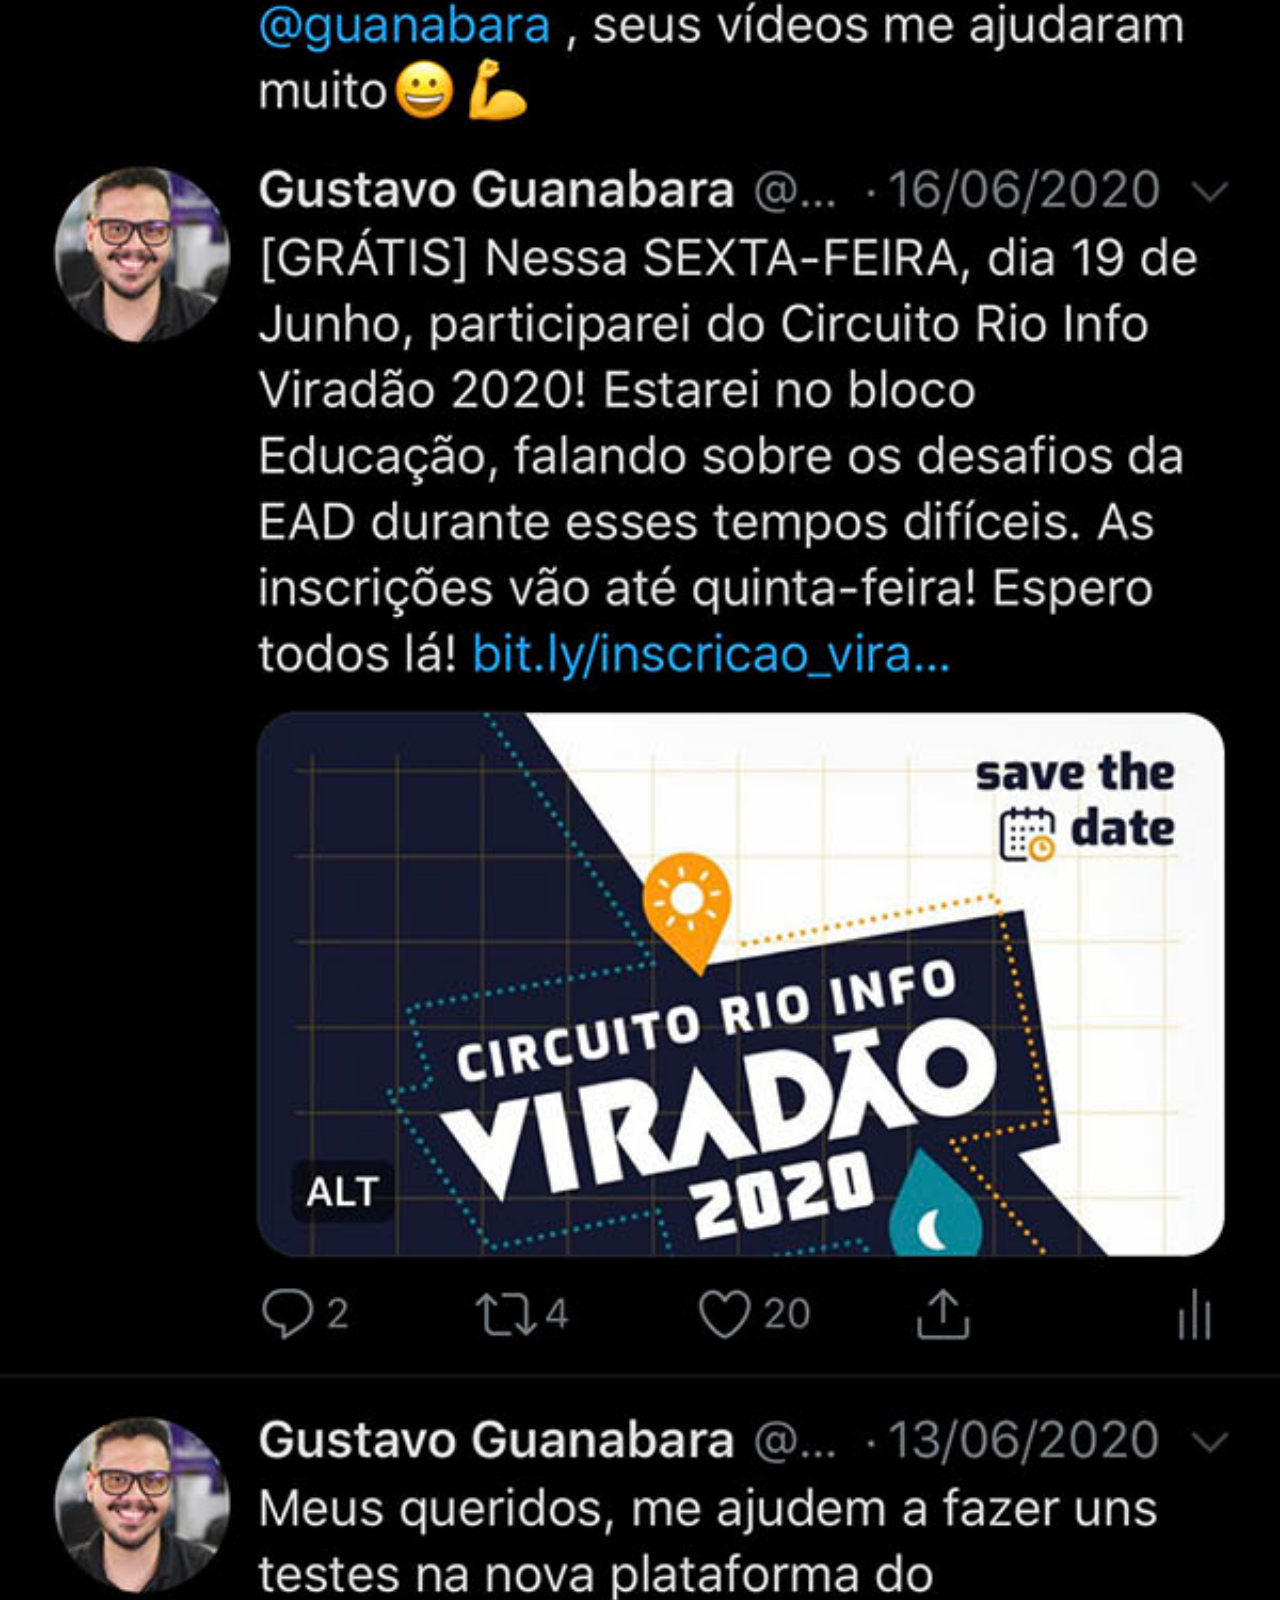
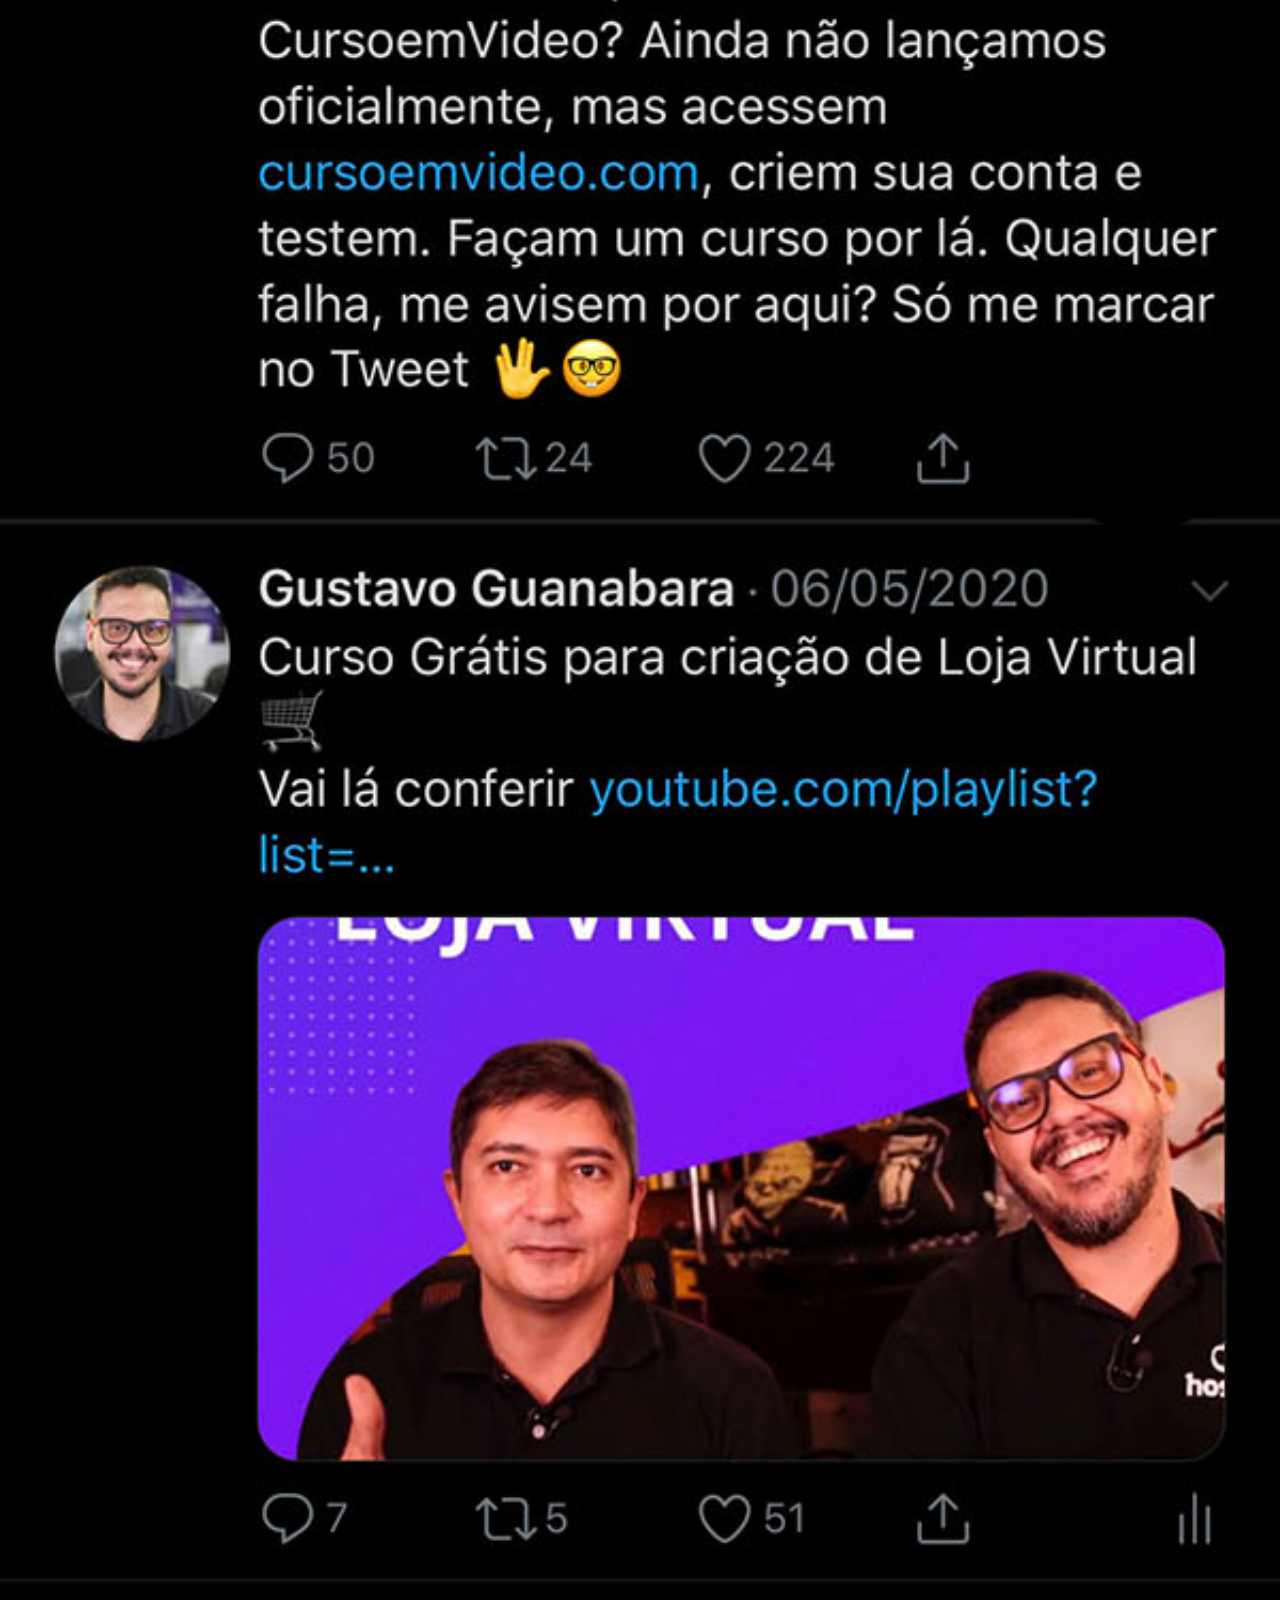
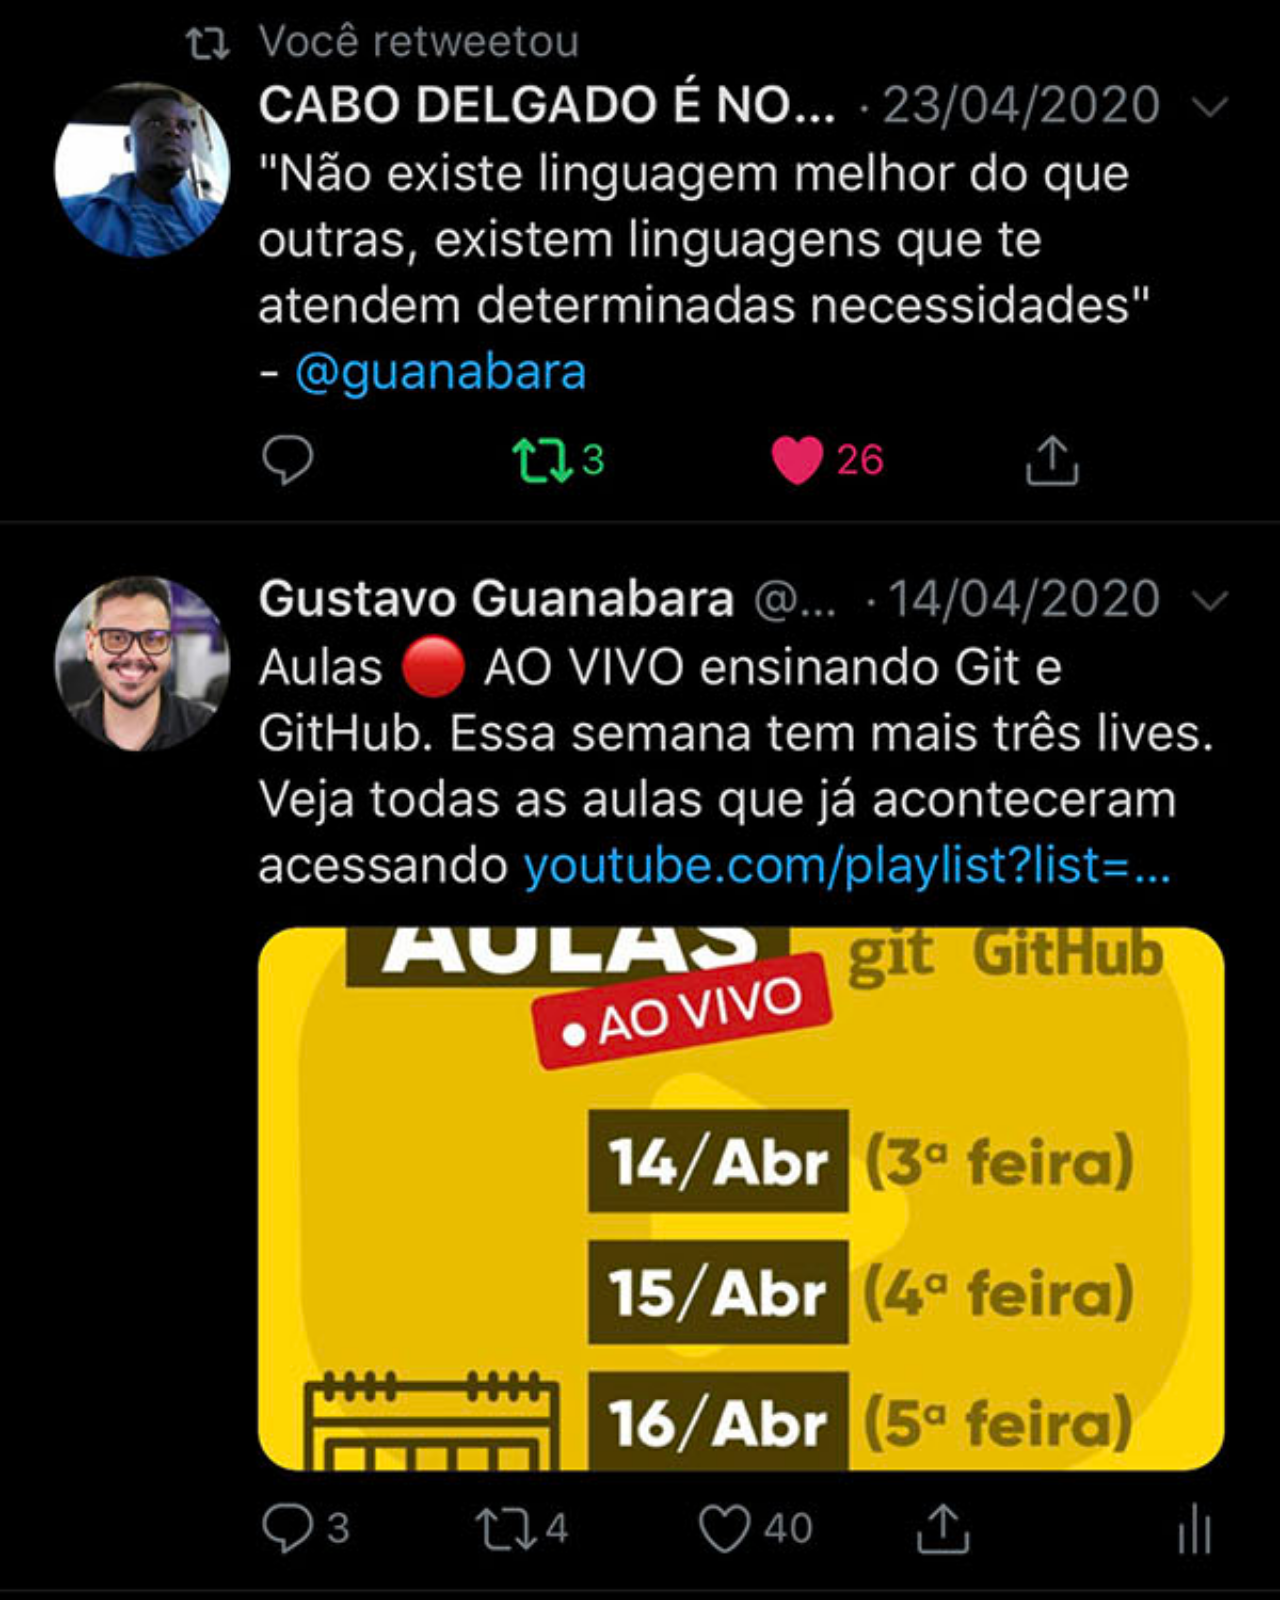
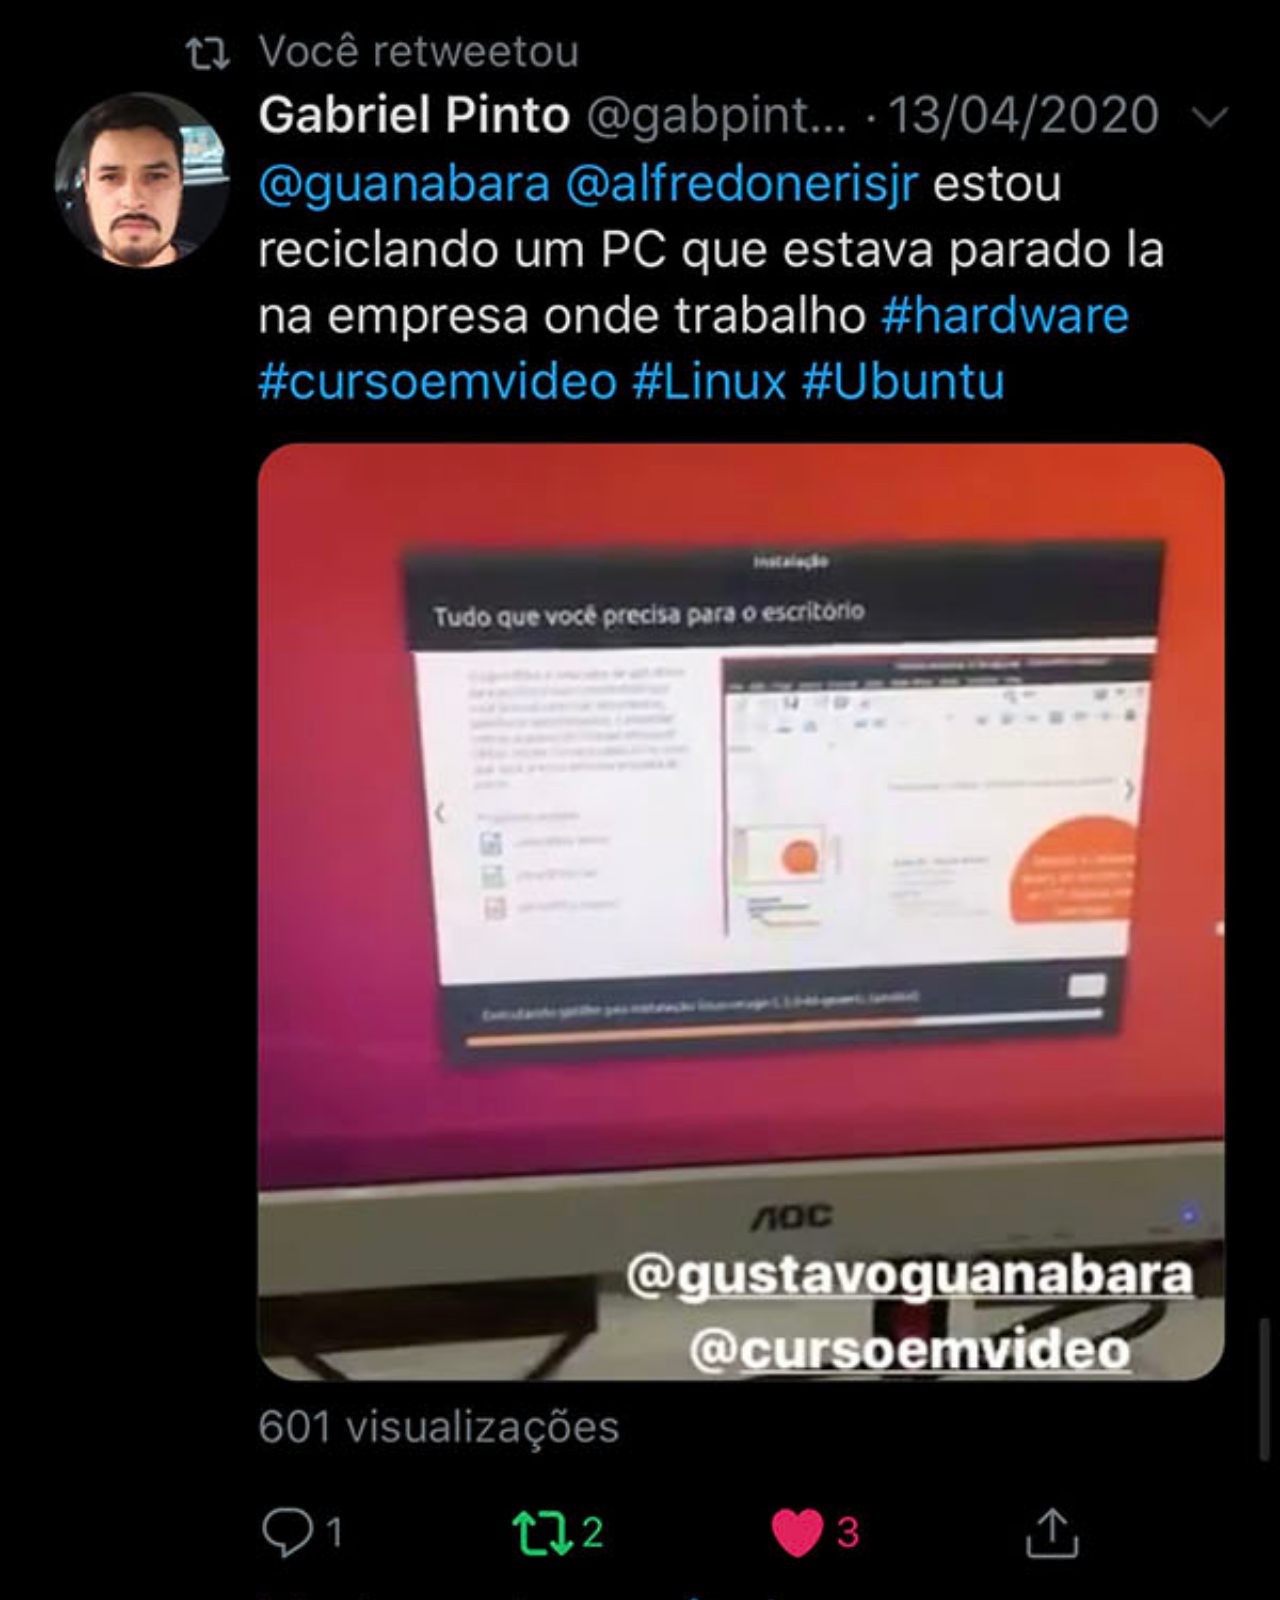
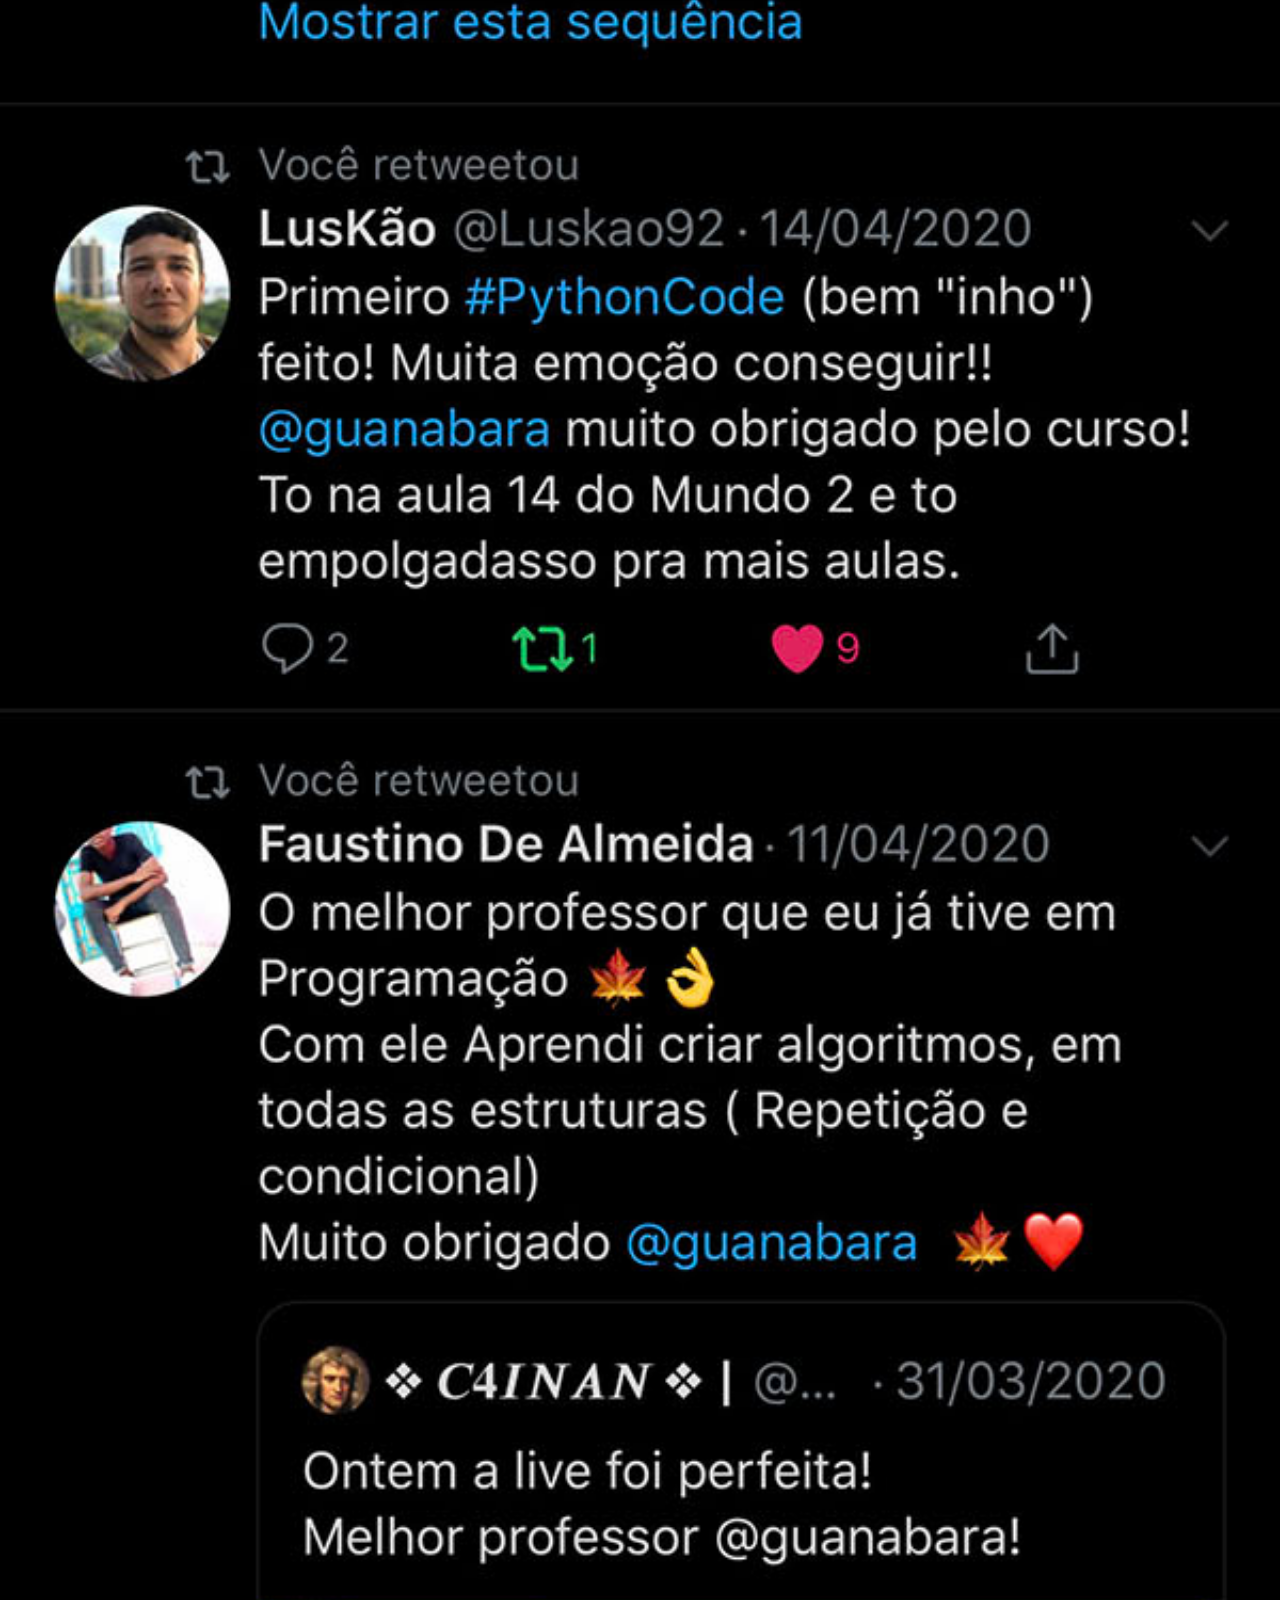
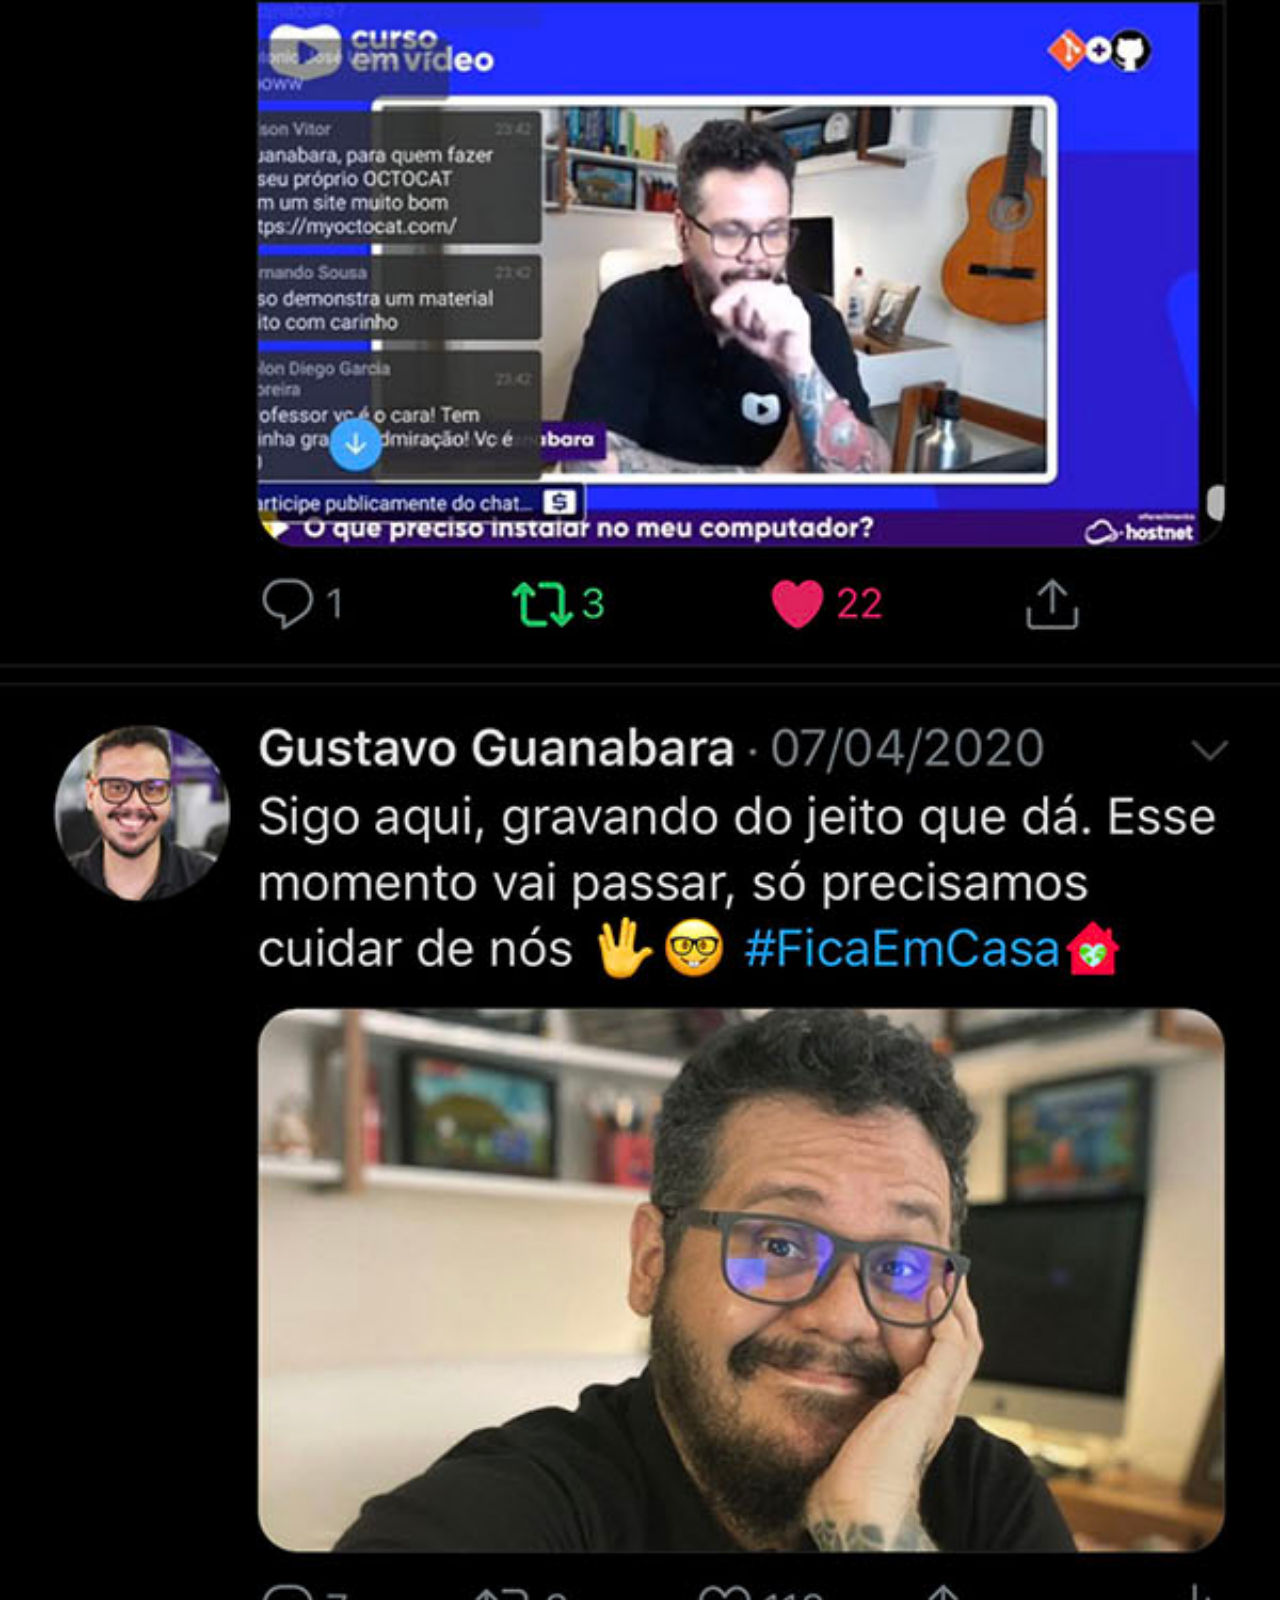
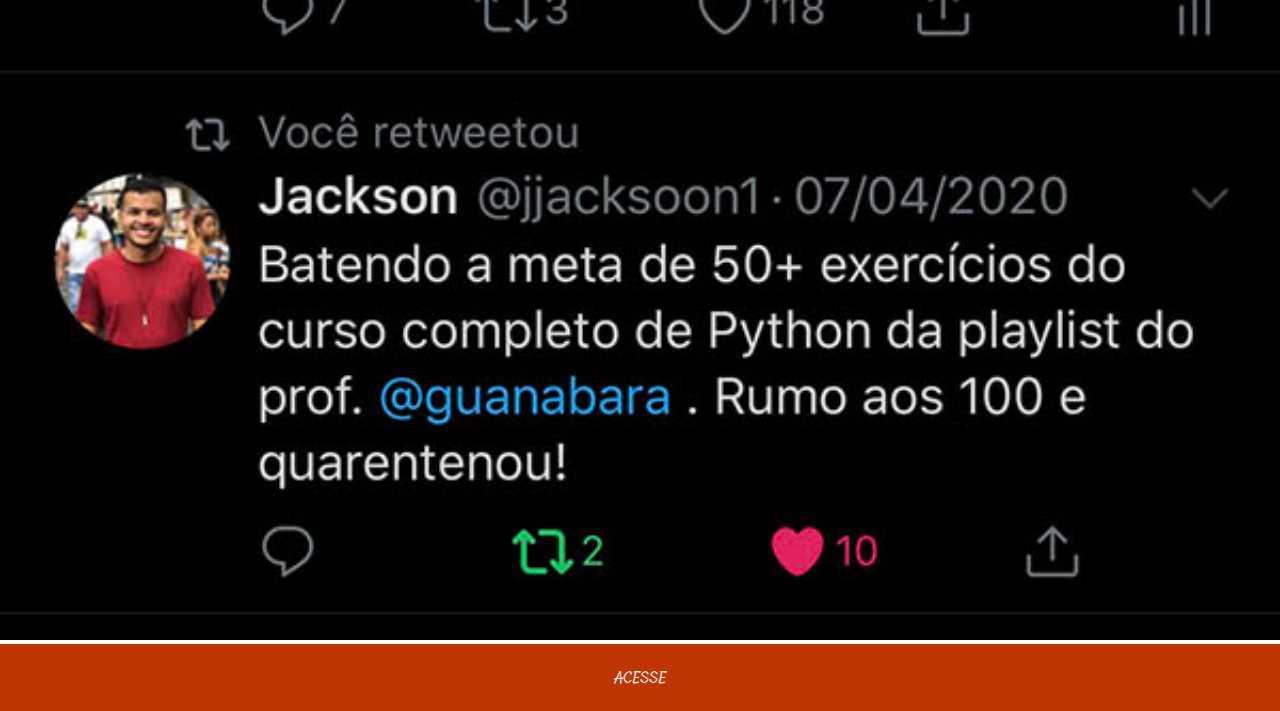
<file: contatos/twitter.html>
<!DOCTYPE html>
<html lang="pt-br">
<head>
    <meta charset="UTF-8">
    <meta name="viewport" content="width=device-width, initial-scale=1.0">
    <title>Pagina do Twitter</title>
    <link rel="stylesheet" href="../estilo/linkcontato.css">
    <style>
        *{
            margin: 0px;
            padding: 0px;
        }

        ::-webkit-scrollbar{
            width: 0px;
            height: 0px;
        }

        body{
            height: 100vh;
            width: 100vw;
        }

        img{
            width: 100vw;
        }
    </style>
</head>
<body>
    <img src="../imagem/tela-twitter.jpg" alt="tela do Twitter">
        <a href="https://x.com/?lang=pt" target="_blank">ACESSE</a>
</body>
</html>
</file>
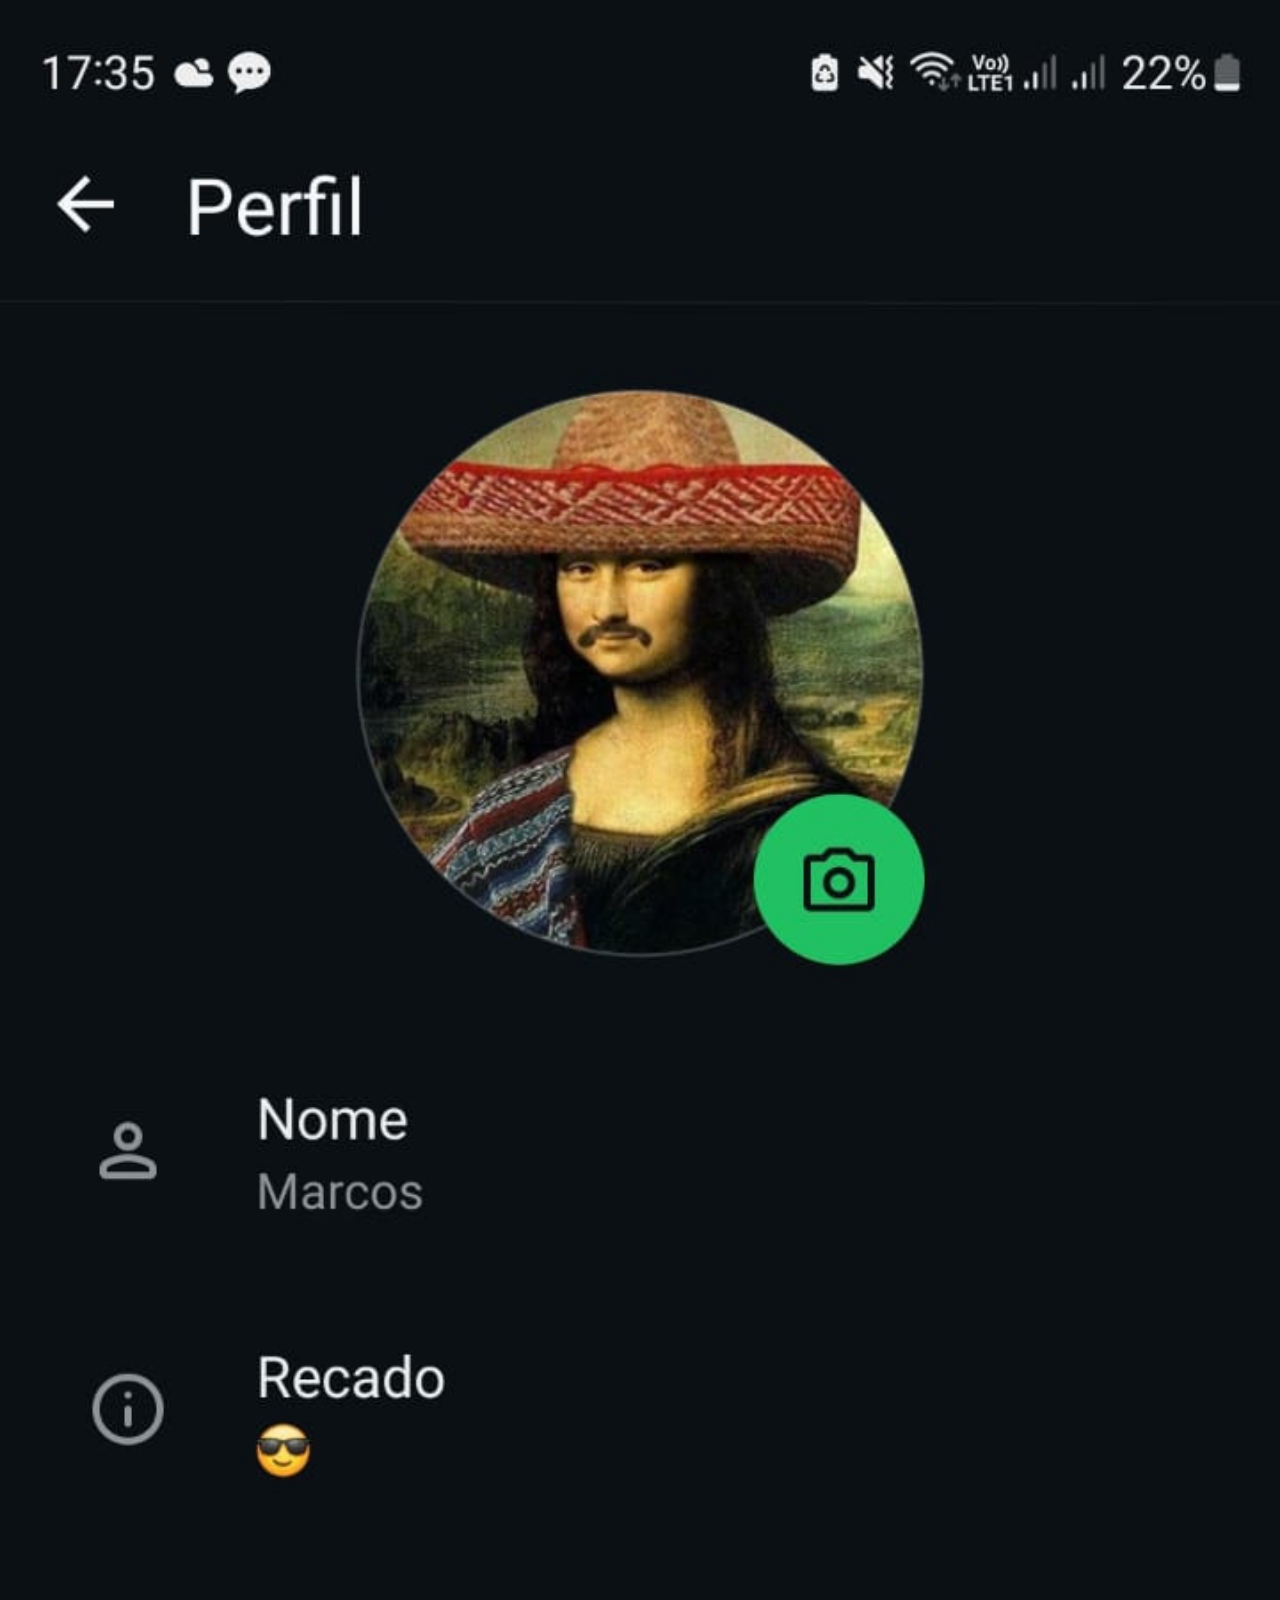
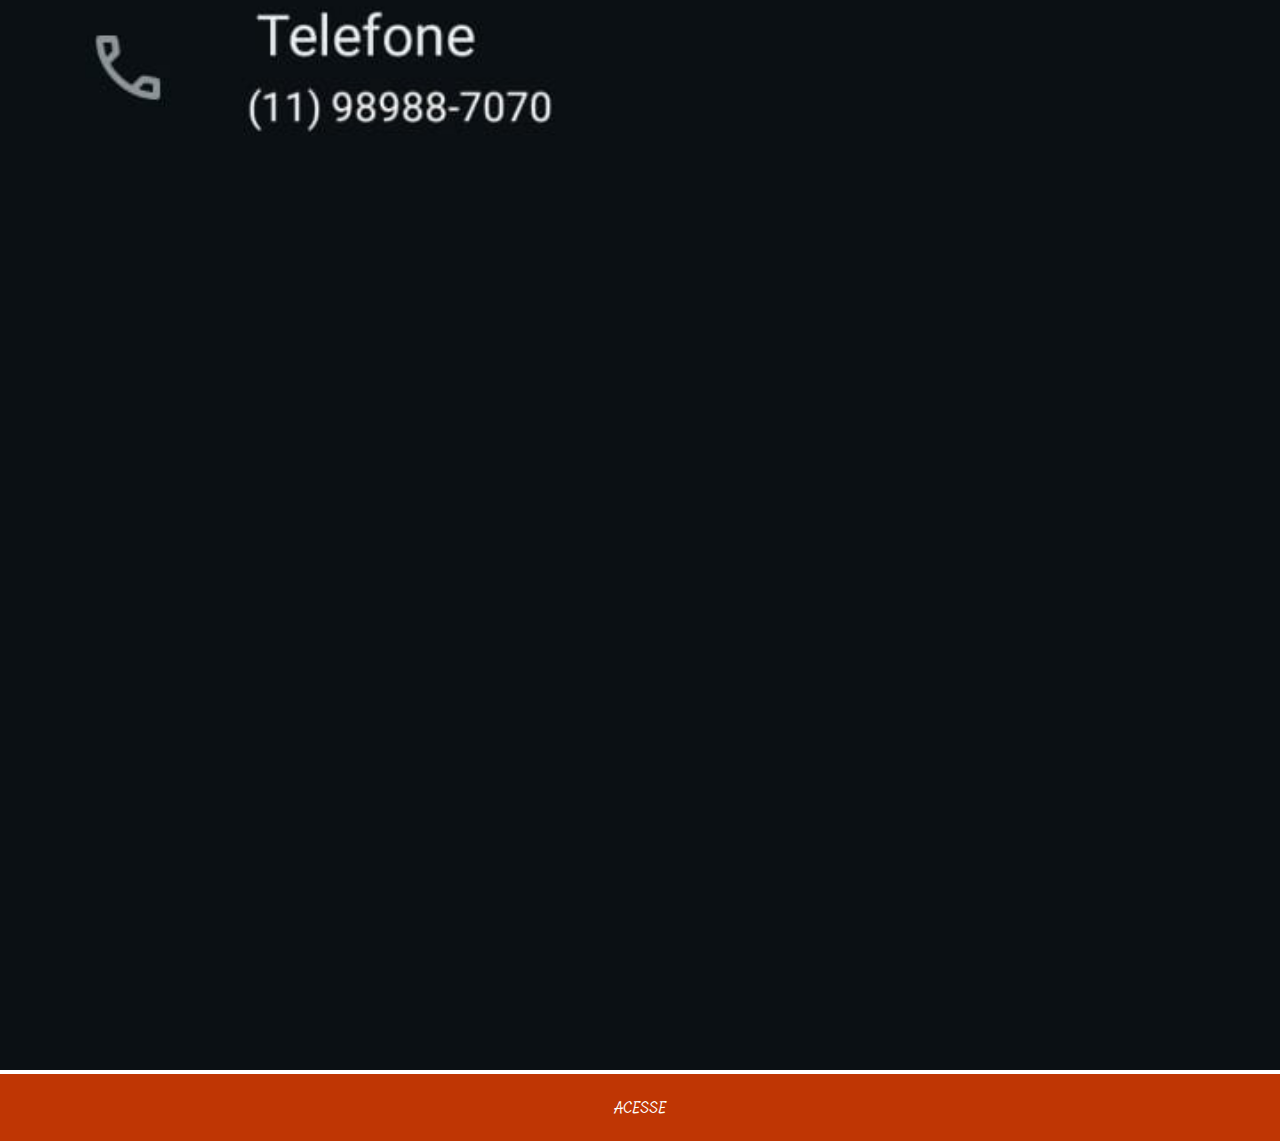
<file: contatos/whatsapp.html>
<!DOCTYPE html>
<html lang="pt-br">
<head>
    <meta charset="UTF-8">
    <meta name="viewport" content="width=device-width, initial-scale=1.0">
    <title>pagina do WhatsApp</title>
    <link rel="stylesheet" href="../estilo/linkcontato.css">
    <style>
        *{
            margin: 0px;
            padding: 0px;
        }

        ::-webkit-scrollbar{
            width: 0px;
            height: 0px;
        }

        body{
            height: 100vh;
            width: 100vw;
        }

        img{
            width: 100vw;
        }
    </style>
</head>
<body>
    <img src="../imagem/tela-WhatsApp.jpeg" alt="tela do WhatsApp">

        <a href="https://web.whatsapp.com" target="_blank">ACESSE</a>

</body>
</html>
</file>
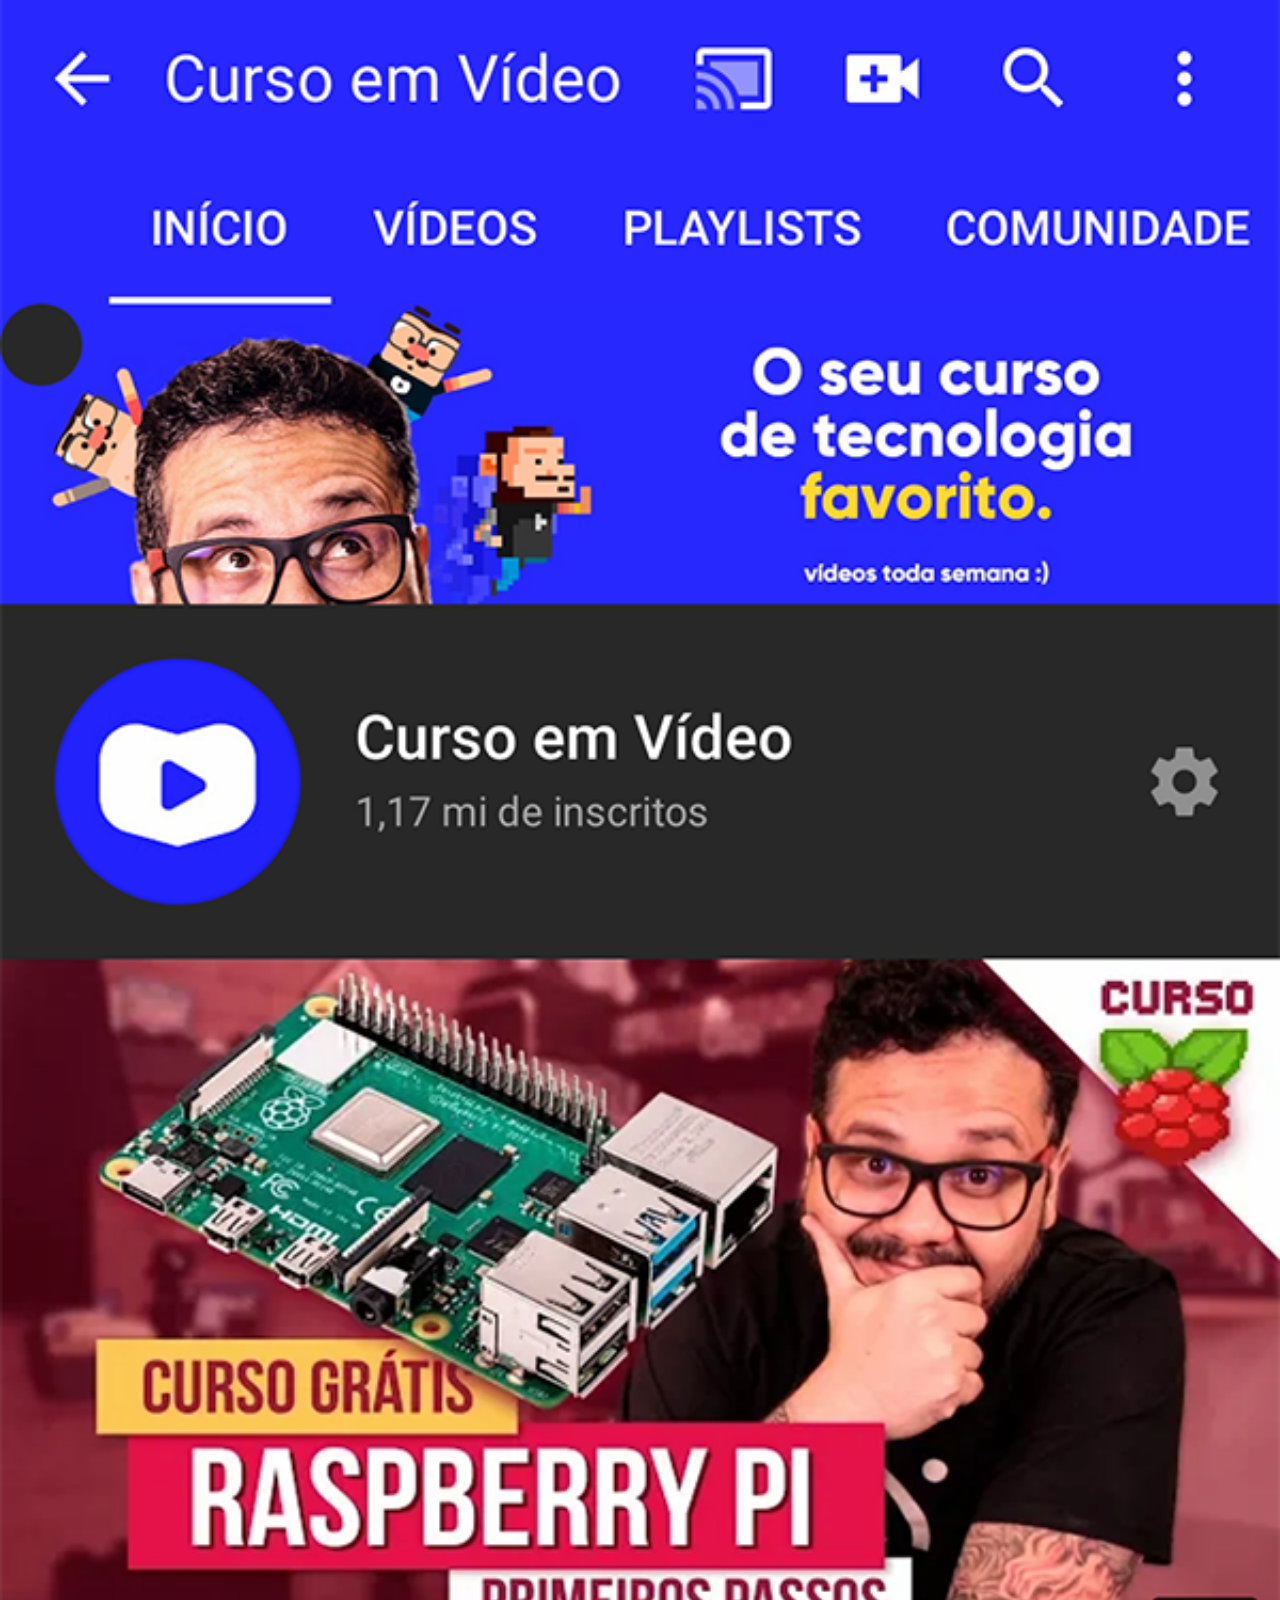
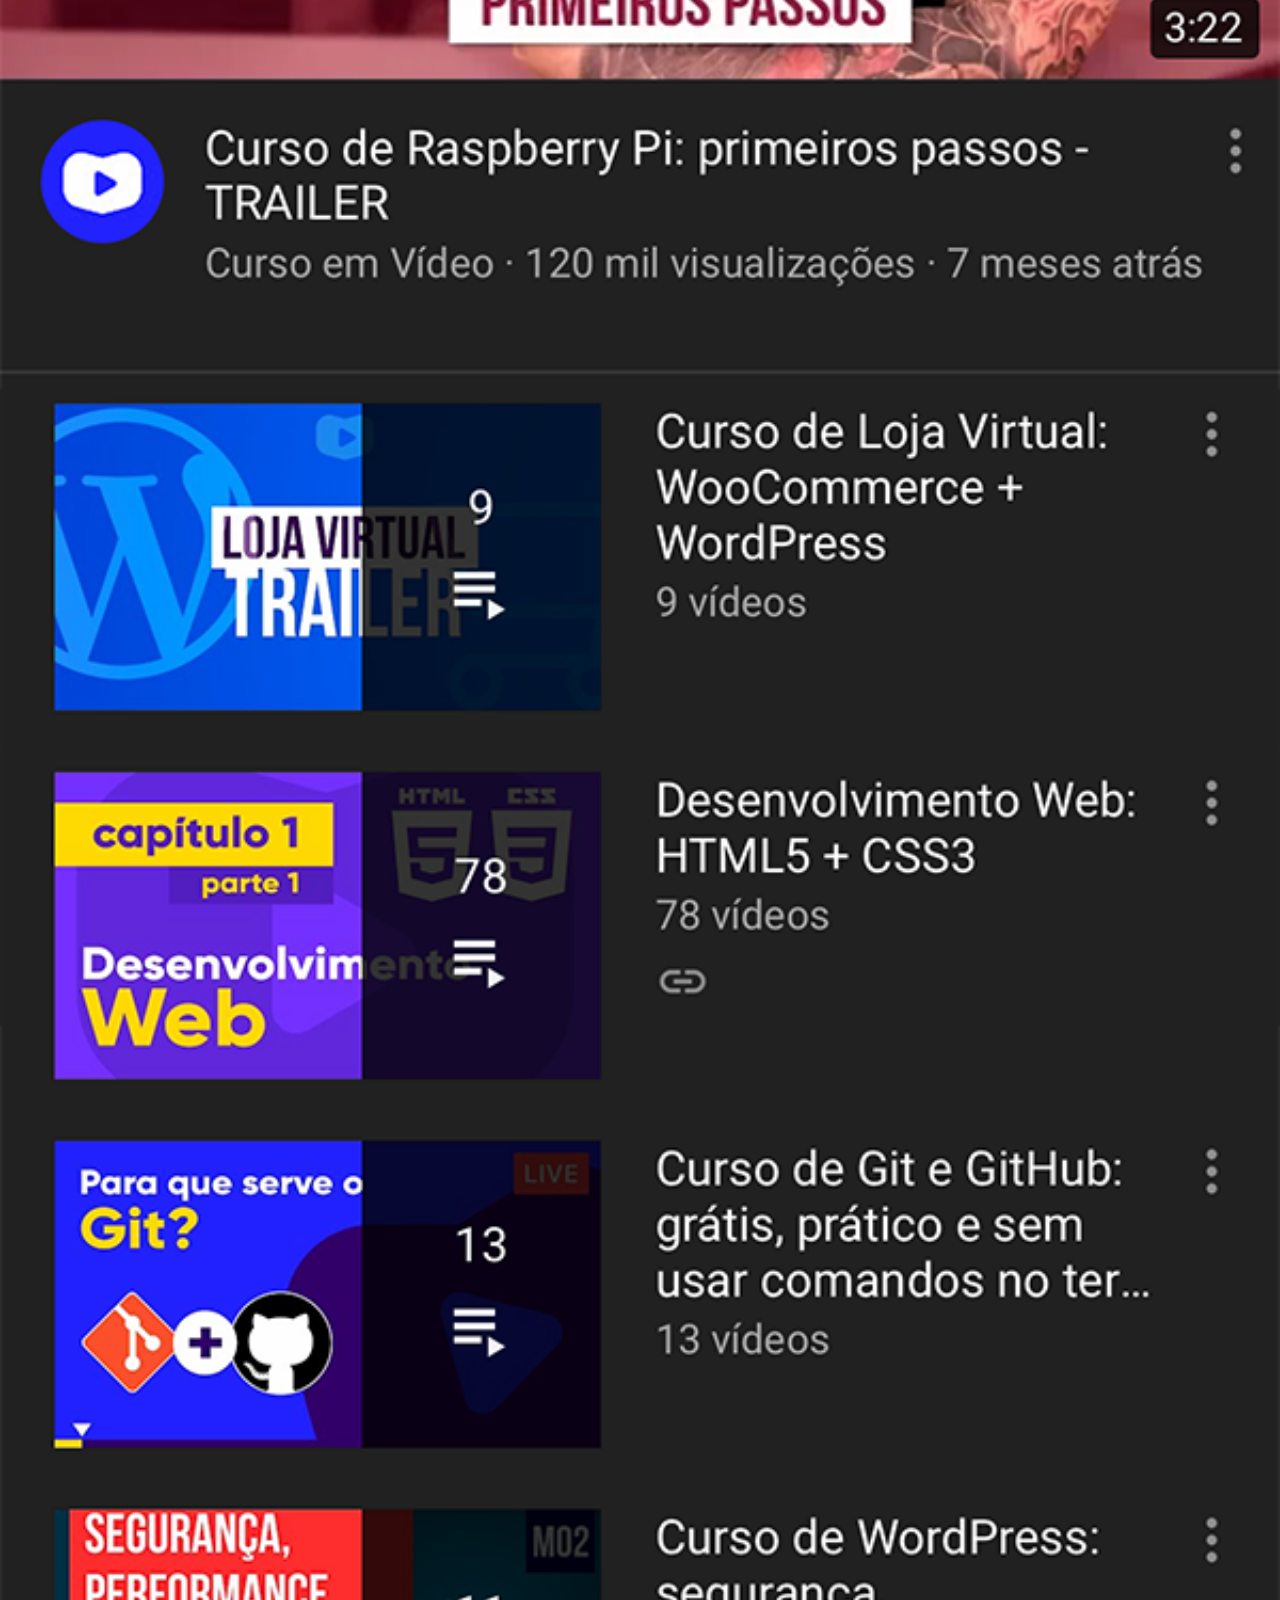
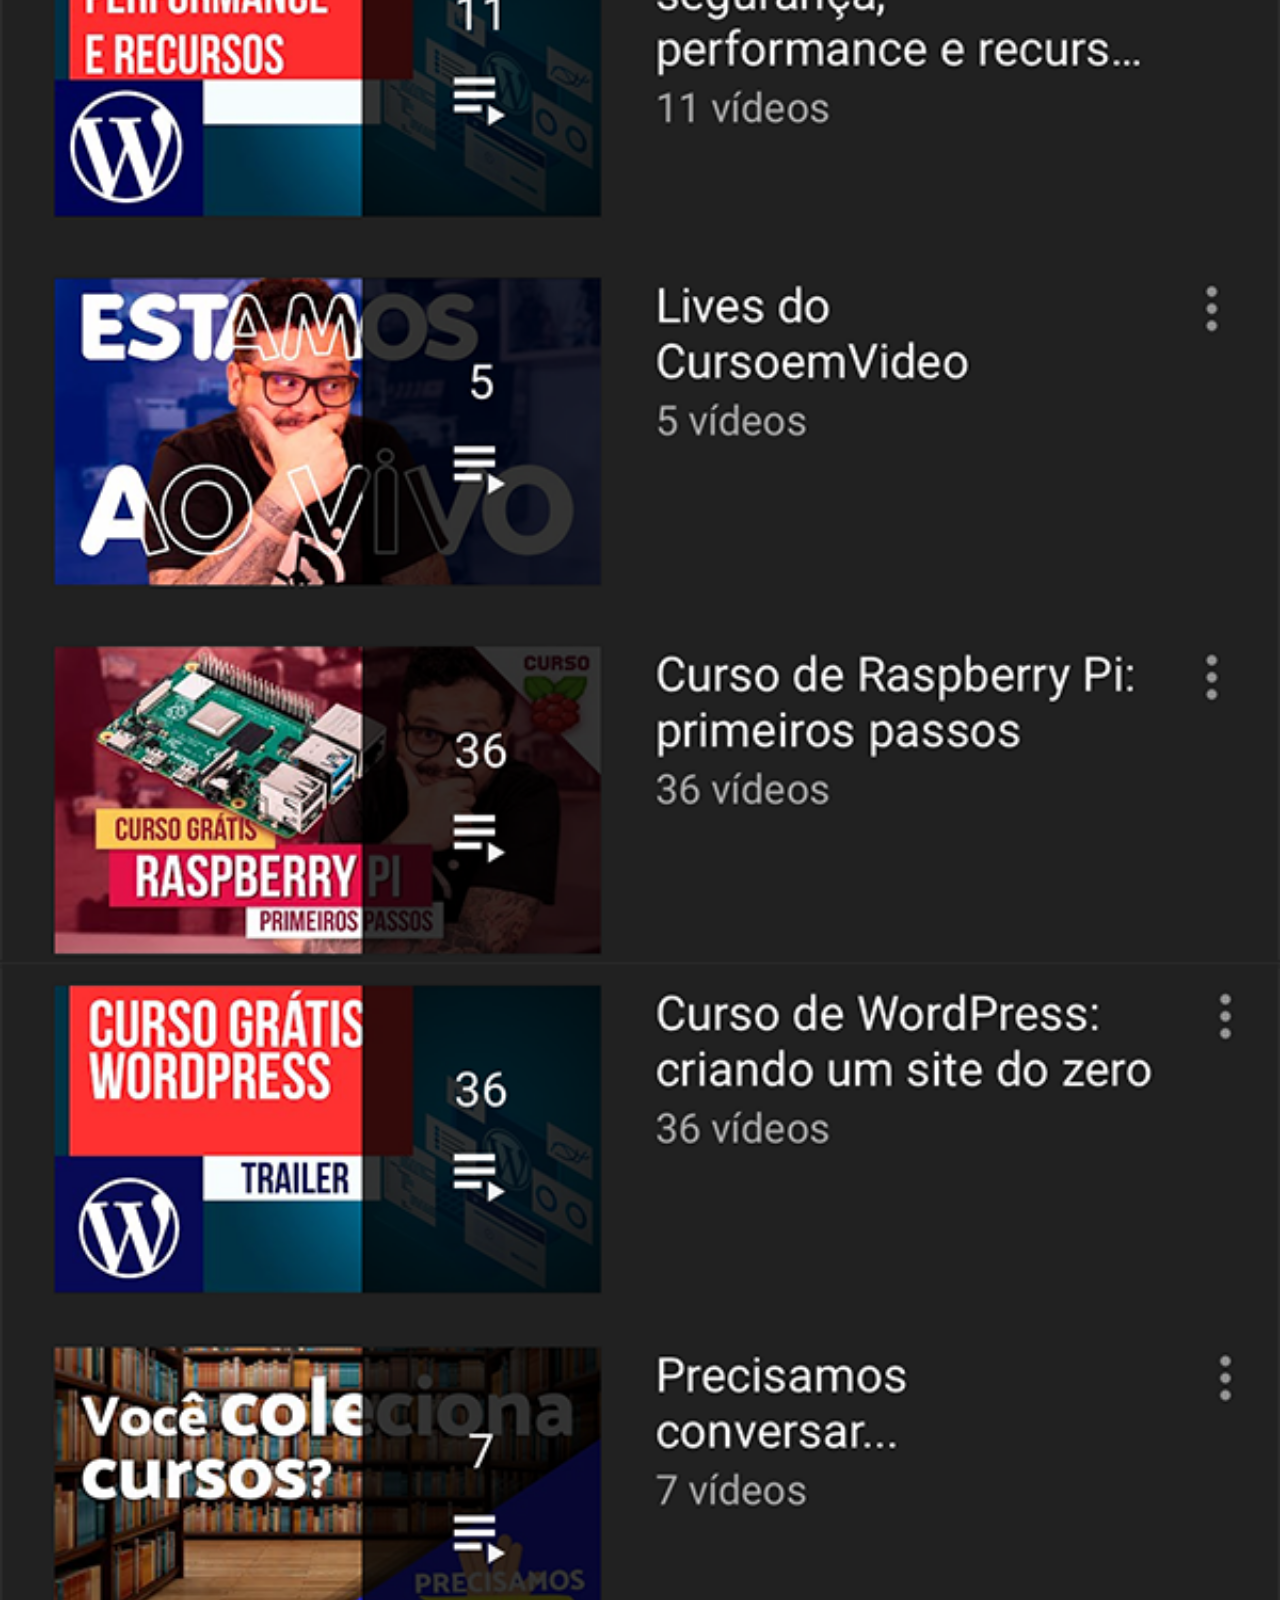
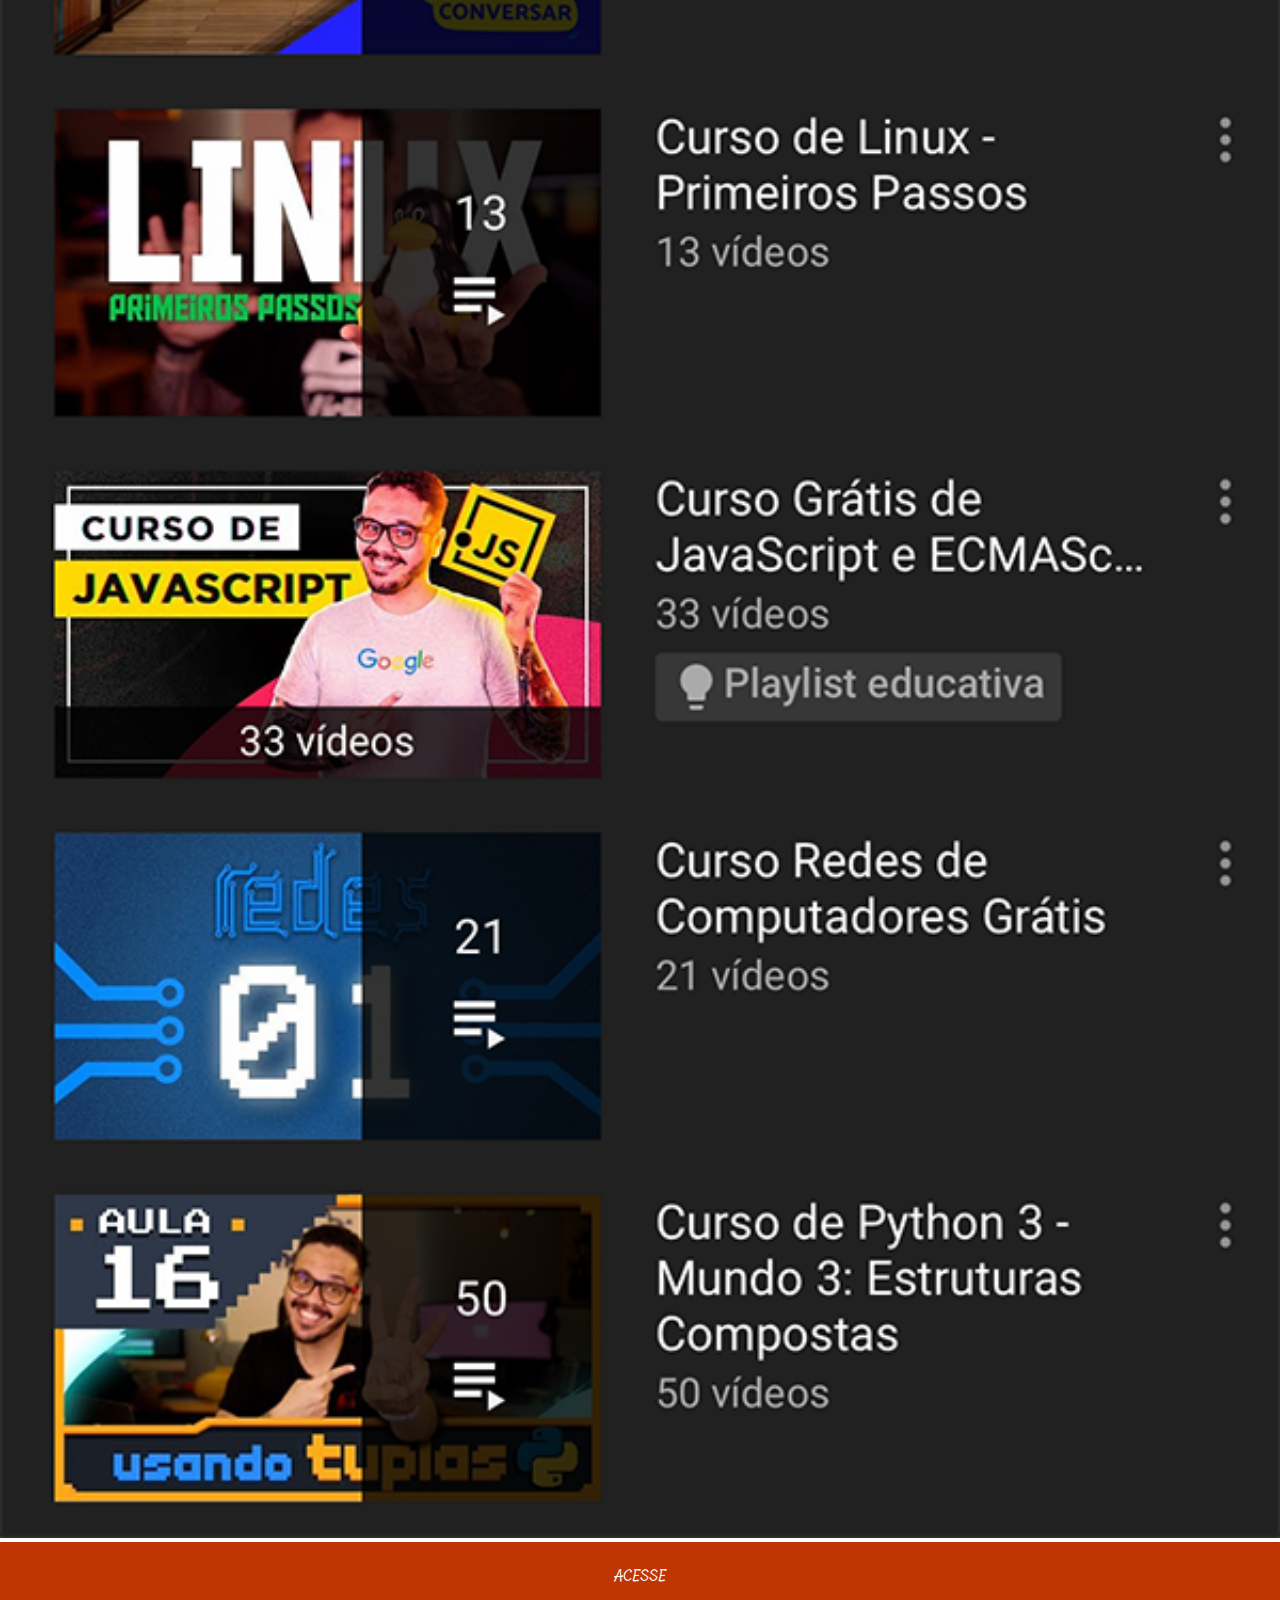
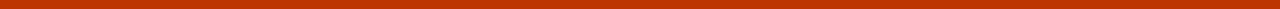
<file: contatos/youtube.html>
<!DOCTYPE html>
<html lang="pt-br">
<head>
    <meta charset="UTF-8">
    <meta name="viewport" content="width=device-width, initial-scale=1.0">
    <title>Pagina do youtube</title>
    <link rel="stylesheet" href="../estilo/linkcontato.css">
    <style>
        *{
            margin: 0px;
            padding: 0px;
        }

        ::-webkit-scrollbar{
            width: 0px;
            height: 0px;
        }

        body{
            height: 100vh;
            width: 100vw;
        }

        img{
            width: 100vw;
        }
    </style>
</head>
<body>
    <img src="../imagem/tela-youtube.png" alt="tela do Youtube">
        <a  href="https://www.youtube.com" target="_blank">ACESSE</a>
</body>
</html>
</file>
<file: estilo/style.css>
@charset "UTF-8";
/*Versão Mobile*/

@import url('https://fonts.googleapis.com/css2?family=Kavivanar&display=swap'); /*fonte titulo*/

@import url('https://fonts.googleapis.com/css2?family=Tillana:wght@400;500;600;700;800&display=swap'); /*fonte navegação*/

:root{
    --cor1:#262626;
    --cor2:#BF3604;
    --cor3:#D96704;
    --cor4:#ed9122;

    --fontnav:Tillana;
    --fonttitulo:Kavivanar;
}

*{
    margin: 0px;
    padding: 0px;
}

::-webkit-scrollbar{
    width: 0px;
}

body{
    height: 100vh;
    width: 100vw;
    background: url('../imagem/fundoham.jpg') no-repeat right;
    background-size: cover;
    background-attachment: fixed;
}

main{
    height: 100vh;
    width: 100vw;
}

#menuham{
    display: block;
    color: var(--cor2);
}

#menuham span{
    padding: 10px;
    font-size: 2em;
}

#menuham span:hover{
    color: var(--cor4);
}

#menu{
    width: 100vw;
    margin: auto;
    display: none;
    text-align: center;
}

#menu a{
    display: inline;
    padding: 10px;
    color: var(--cor2);
    font-size: 1.3em;
    text-decoration: none;
    font-family: var(--fontnav);
    text-shadow:2px 2px 4px rgba(0, 0, 0, 0.414);
}

#menu >a:hover{
    transition: 0.5s;
    color: var(--cor4);
}

#formulario{
    display: none;
    font-weight: bold;
    font-family: var(--fontnav);
}

.botao{
    background-color: var(--cor4);
}

#titulo{ 
    top: 22%;
    left: 50%;
    width: 80vw;
    padding: 5px;
    text-align: center;
    color: var(--cor2);
    position: absolute;
    border-radius: 10px;
    font-family: var(--fonttitulo);
    transform: translate(-50%, -50%);
}

#botaoreserva{
    top: 40%;
    left: 50%;
    position: absolute;
    padding: 10px;
    border-radius: 8px;
    background-color: #bf3604ce;
    transform: translate(-50%,-50%);
}

#botaoreserva a{
  color: black;
  font-size: 1.2em;
  text-decoration: none;
  font-family: var(--fonttitulo);
  text-shadow:2px 2px 4px rgba(0, 0, 0, 0.414);
}

#botaoreserva:hover{
    border: 0px;
    transition: 0.5s;
    color: black;
    background-color: var(--cor4);
}

#mapa{
    top: 70%;
    left: 50%;
    position: absolute;
    transform: translate(-50%,-50%);
}

#mapa h2{
    padding: 5px;
    text-align: center;
    border-radius: 10px 10px 0 0;
    background-color: var(--cor4);
}

iframe{
    width: 90vw;
    height: 40vh;
    border-radius: 0px 0px 20px 20px;
}
</file>
<file: estilo/mediaquery.css>
@charset "UTF-8";

/* Mobile: até 576px
   Tablet: 577 até 1024px
   Desktop: 1025 até 1440px
   Telas Grande: minimo de 1441px */

   :root{
    --cor1:#262626;
    --cor2:#BF3604;
    --cor3:#D96704;
    --cor4:#ed9122;

    --fonttitulo:'Tillana';
}

@media screen and (min-width:577px){
     body{
        height: 100vh;
        width: 100vw;
        background: url('../imagem/fundocomida.jpg') no-repeat;
        background-size: cover;
        background-color: var(--cor1);
        background-attachment: fixed;
    }

    #menuham{
        display: none;
    }

    #menu{
        display: block;
        text-align: right;
        background-color: #262626bb;
    }

    #titulo{ 
        top: 15%;
        left: 20%;
        width: 70vw;
        padding: 10px;
        text-align: center;
        color: var(--cor2);
        position: absolute;
        font-family: var(--fonttitulo);
        transform: translate(-50%, -50%);
        text-shadow:2px 2px 4px rgba(0, 0, 0, 0.414);
        background-color: rgba(128, 128, 128, 0.715);
    }

    #botaoreserva{
        display: none;
    }

    #formulario{
        top: 40%;
        left: 30%;
        width: 40vw;
        padding: 10px;
        display: block;
        text-align: center;
        position: absolute;
        border-radius: 20px;
        background-color: #d96704b4;
    }

    #formulario h2{
        text-align: center;
        text-shadow:2px 2px 4px rgba(0, 0, 0, 0.414);
    }

    #formulario input{
        width: 40%;
        border: 0px;
        padding: 6px;
        border-radius: 8px;
        font-size: 1.1em;
        font-family: var(--fonttitulo);
    }

    #formulario label{
        padding: 5px;
        display: block;
    }

    .botao{
        width: 95%;
        margin: 10px;
        padding: 8px;
        color: white;
        position: relative;
        border-radius: 10px;
        background-color: #bf3604c7;
        text-shadow:2px 2px 4px rgba(0, 0, 0, 0.414);
    }

    .botao:hover{
        color: #262626;
        background-color: rgba(128, 128, 128, 0.786);
    }

    #mapa{
        top: 130%;
        left: 50%;
        width: 60vw;
        display: block;
        position: absolute;
        transform: translate(-50%,-50%);
    }

    #mapa h2{
        background-color: #ed9222cf;
        text-shadow:2px 2px 4px rgba(0, 0, 0, 0.414);
    }

    iframe{
        width: 60vw;
        height: 50vh;
    }
}

@media screen and (min-width:577px) and (max-width:850px){
   
    body{
        background:url(../imagem/fundocomida.jpg) center top;
    }

    #titulo{
        top: 15%;
        left: 52%;
    }

    #formulario{
        top: 25%;
        left: 25%;
        width: 50vw;
        position:absolute;
    }

    #mapa{
        left: 50%;
        top: 110%;
        width: 80vw;
        margin-top: 50px;
    }

    iframe{
        width: 80vw;
    }
}
</file>
<file: estilo/chefs.css>
@charset "UTF-8"; /*Versão Mobile*/

@import url('https://fonts.googleapis.com/css2?family=Tillana:wght@400;500;600;700;800&display=swap');

:root{
    --cor1:#262626;
    --cor2:#BF3604;
    --cor3:#D96704;
    --cor4:#ed9122;

    --fonttitulo:'Tillana';
}

*{
    margin: 0px;
    padding: 0px;
}

::-webkit-scrollbar{
    height: 0px;
    width: 0px;
}

body{
    height: 100vh;
    width: 100vw;
}

header{
    background-color: var(--cor1);
}

#menuham{
    left: 45%;
    padding: 5px;
    font-size: 2em;
    color: var(--cor2);
    position: relative;
    text-shadow:2px 2px 4px rgba(0, 0, 0, 0.414);
}

#menuham:hover{
    transition: 0.5s;
    color: var(--cor4);
}

nav{
    width: 98%;
    margin: auto;
    margin: 10px;
    text-align: center;
    font-family: var(--fonttitulo);
}

nav a{
    margin: 10px;
    color: var(--cor2);
    font-size: 1.3em;
    text-decoration: none;
    text-shadow:2px 2px 4px rgba(0, 0, 0, 0.414);
}

nav a:hover{
    transition: 0.5s;
    color: var(--cor4);
}

main{
    width: 80%;
    margin: auto;
    display: block;
}

h1{
    font-size: 2em;
    text-align: center;
    padding-top: 30px;
    font-family: var(--fonttitulo);
    text-shadow:2px 2px 4px rgba(0, 0, 0, 0.414);
}

h2{
    padding: 10px;
    text-align: center;
    text-shadow:2px 2px 4px rgba(0, 0, 0, 0.414);
}

img{
    width: 80%;
    margin: auto;
    display: block;
    box-shadow: 2px 2px 5px rgba(0, 0, 0, 0.3);
}

p{
    padding: 20px;
    text-align: justify;
    text-indent: 2em;
    line-height: 2em;
    text-shadow:2px 2px 4px rgba(0, 0, 0, 0.252);
}

footer p {
    color: var(--cor4);
    text-align: center;
}

footer{
    background-color: var(--cor1);
}

@media screen and (min-width:577px) {
    #menuham{
        display: none;
    }

    nav{
        padding: 5px;
        text-align: right;
    }

    body{
        background-color: var(--cor1);
    }

    main{
        max-width: 900px;
        background-color: white;
        box-shadow: 0px 0px 4px rgba(0, 0, 0, 0.732);
    }

    img{
        width: 450px;
    }

    p{
        padding: 30px;
    }
}
</file>
<file: estilo/contatos.css>
@charset "UTF-8";  /* Versão Mobile*/

@import url('https://fonts.googleapis.com/css2?family=Tillana:wght@400;500;600;700;800&display=swap');

:root{
    --cor1:#262626;
    --cor2:#BF3604;
    --cor3:#D96704;
    --cor4:#ed9122;

    --fonttitulo:'Tillana';
}

*{
    margin: 0px;
    padding: 0px;
}

body{
    height: 100vh;
    width: 100vw;
    background-color: var(--cor1);
}

#menuham{
    text-align: center;
}

#menuham span{
    padding: 5px;
    font-size: 2.1em;
    color: var(--cor2);
    text-shadow:2px 2px 4px rgba(0, 0, 0, 0.414);
}

#menuham span:hover{
    transition: 0.5s;
    color: var(--cor4);
}

#Menu{
    padding: 10px;
    text-align: center;
}

#Menu a{
    padding: 10px;
    font-size: 1.3em;
    color: var(--cor2);
    text-decoration: none;
    font-family: var(--fonttitulo);
    text-shadow:2px 2px 4px rgba(0, 0, 0, 0.414);
}

#Menu a:hover{
    transition: 0.5s;
    color: var(--cor4);
}

main{
    width: 100vw;
    height: 100vh;
}

#redesocial{
    padding: 5px;
    text-align: center
}

#redesocial img{
    height: 40px;
    padding: 5px;
    border-radius: 50px;
    box-shadow: 0px 3px 4px rgba(0, 0, 0, 0.192);
}

#redesocial img:hover{
    transition: 0.4s;
    box-shadow: none;
    transform: translate(0px,5px);
}

#telefone{
    top: 75%;
    left: 50%;
    width: 310px;
    height: 630px;
    position:absolute;
    transform: translate(-50%,-50%);
    background-image: url("../imagem/frame-iphone.png");
}

#telefone iframe{
    left: 7%;
    top: 13%;
    width: 86%;
    height: 75%;
    position: relative;
}

@media screen and (min-width: 577px) {
::-webkit-scrollbar{
    width: 0px;
    height: 0px;
}

#menuham{
    display: none;
}

#Menu {
    text-align: right;
}

#redesocial img{
   
}

#telefone{
    top: 65%;
    left: 50%;
    width: 310px;
    height: 630px;
    position:absolute;
    transform: translate(-50%,-50%);
    background-image: url("../imagem/frame-iphone.png");
}
    
}
</file>
<file: estilo/menu.css>
@charset "UTF-8";    /*Versão Mobile*/

@import url('https://fonts.googleapis.com/css2?family=Tillana:wght@400;500;600;700;800&display=swap');

:root{
    --cor1:#262626;
    --cor2:#BF3604;
    --cor3:#D96704;
    --cor4:#ed9122;

    --fonttitulo:'Tillana';
}

::-webkit-scrollbar{
    width: 0px;
    height: 0px;
}

*{
    margin: 0px;
    padding: 0px;
}

body{
    height: 100vh;
    width: 100vw;
    background-color: var(--cor1);
}

main{
    width: 100vw;
    height: 100vh;
}

#menuham{
    padding: 5px;
    color: var(--cor2);
    font-size: 2.2em; 
    text-shadow:2px 2px 4px rgba(0, 0, 0, 0.414);
}

#menuham:hover{
    transition: 0.4s;
    color: var(--cor4);
}

header{
    text-align: center;
}

#itens{
    padding: 10px;
    text-align: center;
}

#itens a{
    margin: 10px;
    color: var(--cor2);
    font-size: 1.3em;
    text-decoration: none;
    font-family:var(--fonttitulo);
    text-shadow:2px 2px 4px rgba(0, 0, 0, 0.414);
}

#itens a:hover{
    transition: 0.4s;
    color: var(--cor4);
}

h1{
    padding: 10px;
    color: var(--cor2);
    text-align: center;
    font-weight: lighter;
    font-family: var(--fonttitulo);
    text-shadow:2px 2px 4px rgba(0, 0, 0, 0.414);
}

#container{
    overflow-x: auto;
}

table{
    width: 100vw;
    margin: auto;
    position: relative;
    border-collapse: collapse;
}

th{
    top: -1px;
    padding: 10px;
    position: sticky;
    background-color: grey;
}

td{
    padding: 4px;
}

table td,th{
    border: 2px solid black;
}

tbody tr:nth-child(even){
    background-color: grey;
}

tbody tr:nth-child(odd){
    background-color: white;
}

@media screen and (min-width:577px) {
    #menuham{
        display: none;
    }

    #itens{
        text-align: right;
    }

    table{
        width: 800px;
        box-shadow: 0px 0px 15px 4px #0000005c;
    }

    td{
        padding: 10px;
    }
}
</file>
<file: estilo/reserva.css>
@charset "UTF-8"; /* Versão Mobile*/

@import url('https://fonts.googleapis.com/css2?family=Tillana:wght@400;500;600;700;800&display=swap');

:root{
    --cor1:#262626;
    --cor2:#BF3604;
    --cor3:#D96704;
    --cor4:#ed9122;

    --fontnav: 'Tillana';
}

*{
    margin: 0px;
    padding: 0px;
}

body{
    width: 100vw;
    height: 100vh;
    background-color: var(--cor1);
}

::-webkit-scrollbar{
    width: 0px;
    height: 0px;
}

#menuham{
    padding: 4px;
    display: block;
    font-size: 2em;
    color: var(--cor2);
    text-align: center;
    text-shadow:2px 2px 4px rgba(0, 0, 0, 0.414);
}

#menuham:hover{
    transition: 0.5s;
    color: var(--cor4);
}

#itens{
    width: 100vw;
    margin: 10px;
    text-align: center;
    font-size: 1.3em;
    font-family: 'Italianno';
}

#itens a{
    margin: 10px;
    color: var(--cor2);
    text-decoration: none;
    font-family: var(--fontnav);
    text-shadow:2px 2px 4px rgba(0, 0, 0, 0.414);
}

#itens a:hover{
    transition: 0.5s;
    color: var(--cor4);
}

main{
    width: 100vw;
    height: 100vh;
}

h3{
    text-align: center;
    font-family: var(--fontnav);
    text-shadow:2px 2px 4px rgba(0, 0, 0, 0.414);
}

#Imagem{
    width: 100%;
    height: 40%;
    border-radius: 10px 10px 0px;
    background: url('../imagem/restaurante.jpg') center;
    background-size: cover;
}

#login{
    top: 60%;
    left: 50%;
    width: 90vw;
    height: 100vh;
    position: relative;
    border-radius: 10px;
    transform: translate(-50%, -50%);
    
}

#formulario{
    padding: 20px;
    background-color: white;
    border-radius:0px 0px 10px 10px;
    box-shadow: 0px 0px 4px rgba(0, 0, 0, 0.867);
}

#formulario div{
   margin-top: 10px;
   font-family: var(--fontnav);
   text-shadow:2px 2px 4px rgba(0, 0, 0, 0.222);
}

input{
    width: 60vw;
    padding: 5px;
    border-radius: 5px;
    font-family: var(--fontnav);
    border: 1px solid black;
}

.botao{
    border: 0px;
    width: 100%;
    padding: 10px;
    color: white;
    margin-top: 8px;
    border-radius: 8px;
    font-family: var(--fontnav);
    background-color:var(--cor2);
    text-shadow:2px 2px 4px rgba(0, 0, 0, 0.414);
}

.botao:hover{
    transition: 0.5s;
    color: black;
    background-color: var(--cor4);
}
</file>
<file: estilo/sobrenos.css>
@charset "UTF-8";  /*Versão Mobile*/

@import url('https://fonts.googleapis.com/css2?family=Tillana:wght@400;500;600;700;800&display=swap');

:root{
   --cor1:#262626;
   --cor2:#BF3604;
   --cor3:#D96704;
   --cor4:#ed9122;

   --fonttitulo:'Tillana';
}

::-webkit-scrollbar{
   width: 0px;
   height: 0px;
}

*{
   margin: 0px;
   padding: 0px;
}

body{
   height: 100vh;
   width: 100vw;
}

header{
   text-align: center;
   background-color: var(--cor1);
}

#menuham{
   padding: 10px;
   font-size: 2em;
   position: relative;
   color: var(--cor2);
   text-shadow:2px 2px 4px rgba(0, 0, 0, 0.414);
}

#menuham:hover{
   transition: 0.5s;
   color: var(--cor3);
}

nav#itens {
   padding: 10px;
   text-align: center;
}

nav#itens a{
   margin: 10px;
   font-size: 1.3em;
   color: var(--cor2);
   text-decoration: none;
   font-family: var(--fonttitulo);
   text-shadow:2px 2px 4px rgba(0, 0, 0, 0.414);
}

#itens a:hover{
   transition: 0.5s;
   color: var(--cor4);
}

h1{
   padding: 15px;
   text-align: center;
   font-family: var(--fonttitulo);
   text-shadow:2px 2px 4px rgba(0, 0, 0, 0.414);
}

p{
   width: 85%;
   margin: auto;
   text-indent: 2em;
   line-height: 2em;
   text-align: justify;
   margin-bottom: 2em;
   font-family: Arial, Helvetica, sans-serif;
   text-shadow:2px 2px 4px rgba(0, 0, 0, 0.303);
}

footer{
   margin-bottom: -40px;
   background-color: var(--cor1);
}

footer p{
   color: var(--cor4);
   text-align: center;
}

@media screen and (min-width:840px) {

body{
   background-color: var(--cor1);
}

main{
   width: 900px;
   margin: auto;
   background-color: white;
   box-shadow: 0px 0px 15px 4px #0000005c;
}

#menuham{
   display: none;
}

nav#itens{
   width: 98vw;
   padding: 10px;
   text-align: right;
   background-color: var(--cor1);
}

nav a{
   margin: 10px;
   text-decoration: none;
   text-shadow:2px 2px 4px rgba(0, 0, 0, 0.414);
}

nav a:hover{
   transition: 0.5s;
}

section{
   width: 100%;
   margin: auto;
}

h1{
   width: 95%;
   font-size: 2em;
   padding: 23px;
   text-align: center;
   font-family: var(--fonttitulo);
   text-shadow:2px 2px 4px rgba(0, 0, 0, 0.414);
}

p{
   width: 80%;
   padding: 23px;
   text-align: justify;
   line-height: 2em;
   font-family: Arial, Helvetica, sans-serif;
   text-shadow:2px 2px 4px rgba(0, 0, 0, 0.278);
}

#fundo1{
   height: 350px;
   background: url(../imagem/restaurante.jpg);
   background-attachment: fixed;
   background-size: cover;
   background-position: center center;
}

#fundo2{
   height: 350px;
   background: url(../imagem/restaurante1.jpg);
   background-attachment: fixed;
   background-size: cover;
   background-position: center center;
}

.imgfundo{
   width: 100%;
   height: 450px;
   margin-bottom: 20px;
   box-shadow: 0px 0px 15px 4px #00000026;
}

.imgfundo p{
   top: 15%;
   position: relative;
   width: 60%;
   padding: 10px;
   color: white;
   background-color: rgba(0, 0, 0, 0.556);
}
}
</file>
<file: estilo/linkcontato.css>
@charset "UTF-8";

@import url('https://fonts.googleapis.com/css2?family=Tillana:wght@400;500;600;700;800&display=swap');

:root{
    --cor1:#262626;
    --cor2:#BF3604;
    --cor3:#D96704;
    --cor4:#ed9122;

    --fontnav:'Tillana';
}

*{
    margin: 0;
    padding: 0;
}
::-webkit-scrollbar{
width: 0;
height: 0;
}

img{
width: 100vw;
 
}

 a{
display: block;
color: white;
padding: 20px;
font-family: var(--fontnav);
text-align: center;
text-decoration: none;
background-color: var(--cor2);
}

a:hover{
    transition: 0.5s;
text-decoration: underline;
background-color: var(--cor4);
}
</file>
